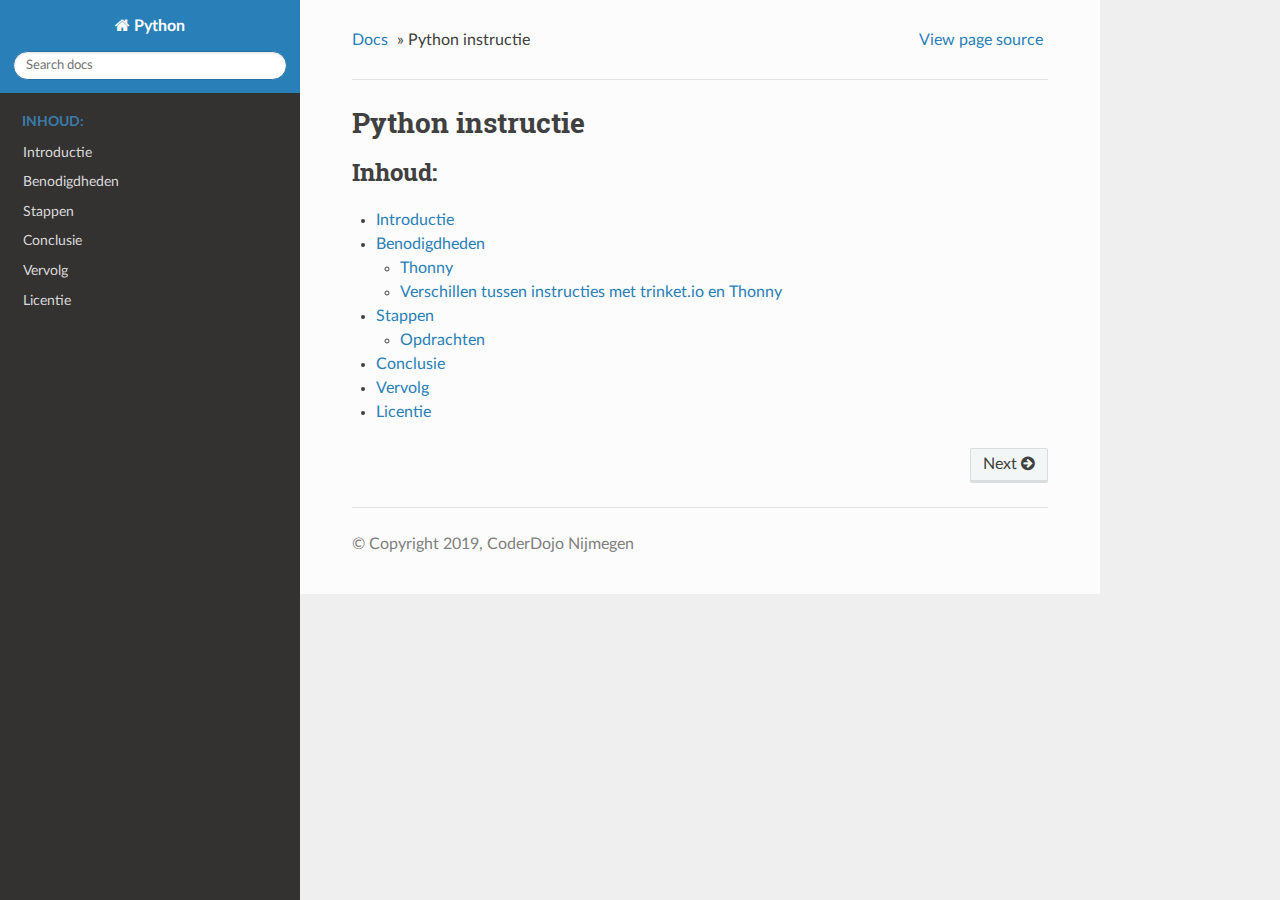
<file: index.html>
<!DOCTYPE html>
<!--[if IE 8]><html class="no-js lt-ie9" lang="nl" > <![endif]-->
<!--[if gt IE 8]><!--> <html class="no-js" lang="nl" > <!--<![endif]-->
<head>
  <meta charset="utf-8">
  
  <meta name="viewport" content="width=device-width, initial-scale=1.0">
  
  <title>Python instructie &mdash; Python  documentatie</title>
  

  
  
  
  

  
  <script type="text/javascript" src="_static/js/modernizr.min.js"></script>
  
    
      <script type="text/javascript" id="documentation_options" data-url_root="./" src="_static/documentation_options.js"></script>
        <script type="text/javascript" src="_static/jquery.js"></script>
        <script type="text/javascript" src="_static/underscore.js"></script>
        <script type="text/javascript" src="_static/doctools.js"></script>
        <script type="text/javascript" src="_static/language_data.js"></script>
        <script type="text/javascript" src="_static/translations.js"></script>
    
    <script type="text/javascript" src="_static/js/theme.js"></script>

    

  
  <link rel="stylesheet" href="_static/css/theme.css" type="text/css" />
  <link rel="stylesheet" href="_static/pygments.css" type="text/css" />
  <link rel="stylesheet" href="_static/coderdojo.css" type="text/css" />
    <link rel="index" title="Index" href="genindex.html" />
    <link rel="search" title="Zoeken" href="search.html" />
    <link rel="next" title="Introductie" href="introductie.html" /> 
</head>

<body class="wy-body-for-nav">

   
  <div class="wy-grid-for-nav">
    
    <nav data-toggle="wy-nav-shift" class="wy-nav-side">
      <div class="wy-side-scroll">
        <div class="wy-side-nav-search" >
          

          
            <a href="#" class="icon icon-home"> Python
          

          
          </a>

          
            
            
          

          
<div role="search">
  <form id="rtd-search-form" class="wy-form" action="search.html" method="get">
    <input type="text" name="q" placeholder="Search docs" />
    <input type="hidden" name="check_keywords" value="yes" />
    <input type="hidden" name="area" value="default" />
  </form>
</div>

          
        </div>

        <div class="wy-menu wy-menu-vertical" data-spy="affix" role="navigation" aria-label="main navigation">
          
            
            
              
            
            
              <p class="caption"><span class="caption-text">Inhoud:</span></p>
<ul>
<li class="toctree-l1"><a class="reference internal" href="introductie.html">Introductie</a></li>
<li class="toctree-l1"><a class="reference internal" href="benodigdheden.html">Benodigdheden</a></li>
<li class="toctree-l1"><a class="reference internal" href="stappen.html">Stappen</a></li>
<li class="toctree-l1"><a class="reference internal" href="conclusie.html">Conclusie</a></li>
<li class="toctree-l1"><a class="reference internal" href="vervolg.html">Vervolg</a></li>
<li class="toctree-l1"><a class="reference internal" href="licentie.html">Licentie</a></li>
</ul>

            
          
        </div>
      </div>
    </nav>

    <section data-toggle="wy-nav-shift" class="wy-nav-content-wrap">

      
      <nav class="wy-nav-top" aria-label="top navigation">
        
          <i data-toggle="wy-nav-top" class="fa fa-bars"></i>
          <a href="#">Python</a>
        
      </nav>


      <div class="wy-nav-content">
        
        <div class="rst-content">
        
          















<div role="navigation" aria-label="breadcrumbs navigation">

  <ul class="wy-breadcrumbs">
    
      <li><a href="#">Docs</a> &raquo;</li>
        
      <li>Python instructie</li>
    
    
      <li class="wy-breadcrumbs-aside">
        
            
            <a href="_sources/index.rst.txt" rel="nofollow"> View page source</a>
          
        
      </li>
    
  </ul>

  
  <hr/>
</div>
          <div role="main" class="document" itemscope="itemscope" itemtype="http://schema.org/Article">
           <div itemprop="articleBody">
            
  <div class="section" id="python-instructie">
<h1>Python instructie<a class="headerlink" href="#python-instructie" title="Permalink naar deze titel">¶</a></h1>
<div class="toctree-wrapper compound">
<p class="caption"><span class="caption-text">Inhoud:</span></p>
<ul>
<li class="toctree-l1"><a class="reference internal" href="introductie.html">Introductie</a></li>
<li class="toctree-l1"><a class="reference internal" href="benodigdheden.html">Benodigdheden</a><ul>
<li class="toctree-l2"><a class="reference internal" href="benodigdheden.html#thonny">Thonny</a></li>
<li class="toctree-l2"><a class="reference internal" href="benodigdheden.html#verschillen-tussen-instructies-met-trinket-io-en-thonny">Verschillen tussen instructies met trinket.io en Thonny</a></li>
</ul>
</li>
<li class="toctree-l1"><a class="reference internal" href="stappen.html">Stappen</a><ul>
<li class="toctree-l2"><a class="reference internal" href="stappen.html#opdrachten">Opdrachten</a></li>
</ul>
</li>
<li class="toctree-l1"><a class="reference internal" href="conclusie.html">Conclusie</a></li>
<li class="toctree-l1"><a class="reference internal" href="vervolg.html">Vervolg</a></li>
<li class="toctree-l1"><a class="reference internal" href="licentie.html">Licentie</a></li>
</ul>
</div>
</div>


           </div>
           
          </div>
          <footer>
  
    <div class="rst-footer-buttons" role="navigation" aria-label="footer navigation">
      
        <a href="introductie.html" class="btn btn-neutral float-right" title="Introductie" accesskey="n" rel="next">Next <span class="fa fa-arrow-circle-right"></span></a>
      
      
    </div>
  

  <hr/>

  <div role="contentinfo">
    <p>
        &copy; Copyright 2019, CoderDojo Nijmegen

    </p>
  </div> 

</footer>

        </div>
      </div>

    </section>

  </div>
  


  <script type="text/javascript">
      jQuery(function () {
          SphinxRtdTheme.Navigation.enable(true);
      });
  </script>

  
  
    
  
 <script type="text/javascript">
    // https://stackoverflow.com/a/25543713/134731 for toggle example
    $(document).ready(function() {
        $(".toggle > *").hide();
        $(".toggle .header").show();
        $(".toggle .header").click(function() {
            $(this).parent().children().not(".header").toggle(400);
            $(this).parent().children(".header").toggleClass("open");
        })
    });
</script>

<script src="_static/scratchblocks-v3.4-min.js"></script>
<script src="_static/translations-all-v3.4.js" charset="utf8"></script>

<script>
  function parseBlocks(codeBlock) {
    var doc
    var docView
    var svg
    // Parse the source code
    doc = scratchblocks.parse(codeBlock.innerHTML, {languages: ['en','nl']})

    // // Create a DocView with your chosen style
    docView = scratchblocks.newView(doc, {
      style: 'scratch3', // Or 'scratch2'
    })

    // Render to an SVG
    svg = docView.render()

    // Scratch 3 is zoomed out by default, so you probably want to do the same
    svg.style.transform = 'scale(0.675)';

    // Add that SVG to your page, etc
    svg.style.transformOrigin = '0 0';
    return svg
  }
  var codeblocks = document.getElementsByClassName("scratch")
  var parsedBlock
  for (i = 0; i < codeblocks.length; i++) {
    parsedBlock = parseBlocks(codeblocks[i])
    codeblocks[i].innerHTML = ""
    codeblocks[i].appendChild(parsedBlock)
  }

</script>


</body>
</html>
</file>
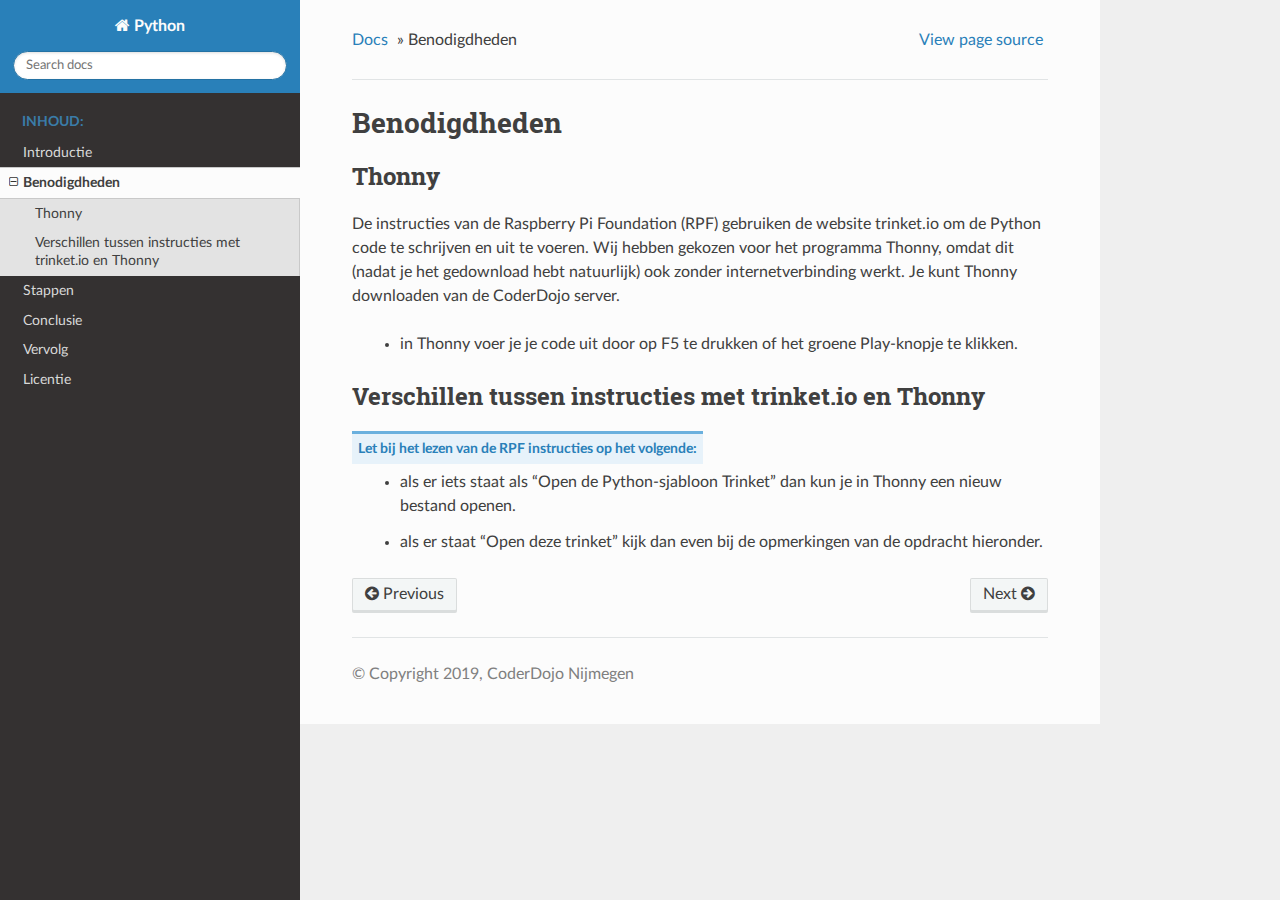
<file: benodigdheden.html>
<!DOCTYPE html>
<!--[if IE 8]><html class="no-js lt-ie9" lang="nl" > <![endif]-->
<!--[if gt IE 8]><!--> <html class="no-js" lang="nl" > <!--<![endif]-->
<head>
  <meta charset="utf-8">
  
  <meta name="viewport" content="width=device-width, initial-scale=1.0">
  
  <title>Benodigdheden &mdash; Python  documentatie</title>
  

  
  
  
  

  
  <script type="text/javascript" src="_static/js/modernizr.min.js"></script>
  
    
      <script type="text/javascript" id="documentation_options" data-url_root="./" src="_static/documentation_options.js"></script>
        <script type="text/javascript" src="_static/jquery.js"></script>
        <script type="text/javascript" src="_static/underscore.js"></script>
        <script type="text/javascript" src="_static/doctools.js"></script>
        <script type="text/javascript" src="_static/language_data.js"></script>
        <script type="text/javascript" src="_static/translations.js"></script>
    
    <script type="text/javascript" src="_static/js/theme.js"></script>

    

  
  <link rel="stylesheet" href="_static/css/theme.css" type="text/css" />
  <link rel="stylesheet" href="_static/pygments.css" type="text/css" />
  <link rel="stylesheet" href="_static/coderdojo.css" type="text/css" />
    <link rel="index" title="Index" href="genindex.html" />
    <link rel="search" title="Zoeken" href="search.html" />
    <link rel="next" title="Stappen" href="stappen.html" />
    <link rel="prev" title="Introductie" href="introductie.html" /> 
</head>

<body class="wy-body-for-nav">

   
  <div class="wy-grid-for-nav">
    
    <nav data-toggle="wy-nav-shift" class="wy-nav-side">
      <div class="wy-side-scroll">
        <div class="wy-side-nav-search" >
          

          
            <a href="index.html" class="icon icon-home"> Python
          

          
          </a>

          
            
            
          

          
<div role="search">
  <form id="rtd-search-form" class="wy-form" action="search.html" method="get">
    <input type="text" name="q" placeholder="Search docs" />
    <input type="hidden" name="check_keywords" value="yes" />
    <input type="hidden" name="area" value="default" />
  </form>
</div>

          
        </div>

        <div class="wy-menu wy-menu-vertical" data-spy="affix" role="navigation" aria-label="main navigation">
          
            
            
              
            
            
              <p class="caption"><span class="caption-text">Inhoud:</span></p>
<ul class="current">
<li class="toctree-l1"><a class="reference internal" href="introductie.html">Introductie</a></li>
<li class="toctree-l1 current"><a class="current reference internal" href="#">Benodigdheden</a><ul>
<li class="toctree-l2"><a class="reference internal" href="#thonny">Thonny</a></li>
<li class="toctree-l2"><a class="reference internal" href="#verschillen-tussen-instructies-met-trinket-io-en-thonny">Verschillen tussen instructies met trinket.io en Thonny</a></li>
</ul>
</li>
<li class="toctree-l1"><a class="reference internal" href="stappen.html">Stappen</a></li>
<li class="toctree-l1"><a class="reference internal" href="conclusie.html">Conclusie</a></li>
<li class="toctree-l1"><a class="reference internal" href="vervolg.html">Vervolg</a></li>
<li class="toctree-l1"><a class="reference internal" href="licentie.html">Licentie</a></li>
</ul>

            
          
        </div>
      </div>
    </nav>

    <section data-toggle="wy-nav-shift" class="wy-nav-content-wrap">

      
      <nav class="wy-nav-top" aria-label="top navigation">
        
          <i data-toggle="wy-nav-top" class="fa fa-bars"></i>
          <a href="index.html">Python</a>
        
      </nav>


      <div class="wy-nav-content">
        
        <div class="rst-content">
        
          















<div role="navigation" aria-label="breadcrumbs navigation">

  <ul class="wy-breadcrumbs">
    
      <li><a href="index.html">Docs</a> &raquo;</li>
        
      <li>Benodigdheden</li>
    
    
      <li class="wy-breadcrumbs-aside">
        
            
            <a href="_sources/benodigdheden.rst.txt" rel="nofollow"> View page source</a>
          
        
      </li>
    
  </ul>

  
  <hr/>
</div>
          <div role="main" class="document" itemscope="itemscope" itemtype="http://schema.org/Article">
           <div itemprop="articleBody">
            
  <div class="section" id="benodigdheden">
<h1>Benodigdheden<a class="headerlink" href="#benodigdheden" title="Permalink naar deze titel">¶</a></h1>
<div class="section" id="thonny">
<h2>Thonny<a class="headerlink" href="#thonny" title="Permalink naar deze titel">¶</a></h2>
<p>De instructies van de Raspberry Pi Foundation (RPF) gebruiken de website trinket.io om de Python code te schrijven en
uit te voeren. Wij hebben gekozen voor het programma Thonny, omdat dit (nadat je het gedownload hebt natuurlijk) ook
zonder internetverbinding werkt. Je kunt Thonny downloaden van de CoderDojo server.</p>
<blockquote>
<div><ul class="simple">
<li><p>in Thonny voer je je code uit door op F5 te drukken of het groene Play-knopje te klikken.</p></li>
</ul>
</div></blockquote>
</div>
<div class="section" id="verschillen-tussen-instructies-met-trinket-io-en-thonny">
<h2>Verschillen tussen instructies met trinket.io en Thonny<a class="headerlink" href="#verschillen-tussen-instructies-met-trinket-io-en-thonny" title="Permalink naar deze titel">¶</a></h2>
<dl class="simple">
<dt>Let bij het lezen van de RPF instructies op het volgende:</dt><dd><ul class="simple">
<li><p>als er iets staat als “Open de Python-sjabloon Trinket” dan kun je in Thonny een nieuw bestand openen.</p></li>
<li><p>als er staat “Open deze trinket” kijk dan even bij de opmerkingen van de opdracht hieronder.</p></li>
</ul>
</dd>
</dl>
</div>
</div>


           </div>
           
          </div>
          <footer>
  
    <div class="rst-footer-buttons" role="navigation" aria-label="footer navigation">
      
        <a href="stappen.html" class="btn btn-neutral float-right" title="Stappen" accesskey="n" rel="next">Next <span class="fa fa-arrow-circle-right"></span></a>
      
      
        <a href="introductie.html" class="btn btn-neutral float-left" title="Introductie" accesskey="p" rel="prev"><span class="fa fa-arrow-circle-left"></span> Previous</a>
      
    </div>
  

  <hr/>

  <div role="contentinfo">
    <p>
        &copy; Copyright 2019, CoderDojo Nijmegen

    </p>
  </div> 

</footer>

        </div>
      </div>

    </section>

  </div>
  


  <script type="text/javascript">
      jQuery(function () {
          SphinxRtdTheme.Navigation.enable(true);
      });
  </script>

  
  
    
  
 <script type="text/javascript">
    // https://stackoverflow.com/a/25543713/134731 for toggle example
    $(document).ready(function() {
        $(".toggle > *").hide();
        $(".toggle .header").show();
        $(".toggle .header").click(function() {
            $(this).parent().children().not(".header").toggle(400);
            $(this).parent().children(".header").toggleClass("open");
        })
    });
</script>

<script src="_static/scratchblocks-v3.4-min.js"></script>
<script src="_static/translations-all-v3.4.js" charset="utf8"></script>

<script>
  function parseBlocks(codeBlock) {
    var doc
    var docView
    var svg
    // Parse the source code
    doc = scratchblocks.parse(codeBlock.innerHTML, {languages: ['en','nl']})

    // // Create a DocView with your chosen style
    docView = scratchblocks.newView(doc, {
      style: 'scratch3', // Or 'scratch2'
    })

    // Render to an SVG
    svg = docView.render()

    // Scratch 3 is zoomed out by default, so you probably want to do the same
    svg.style.transform = 'scale(0.675)';

    // Add that SVG to your page, etc
    svg.style.transformOrigin = '0 0';
    return svg
  }
  var codeblocks = document.getElementsByClassName("scratch")
  var parsedBlock
  for (i = 0; i < codeblocks.length; i++) {
    parsedBlock = parseBlocks(codeblocks[i])
    codeblocks[i].innerHTML = ""
    codeblocks[i].appendChild(parsedBlock)
  }

</script>


</body>
</html>
</file>
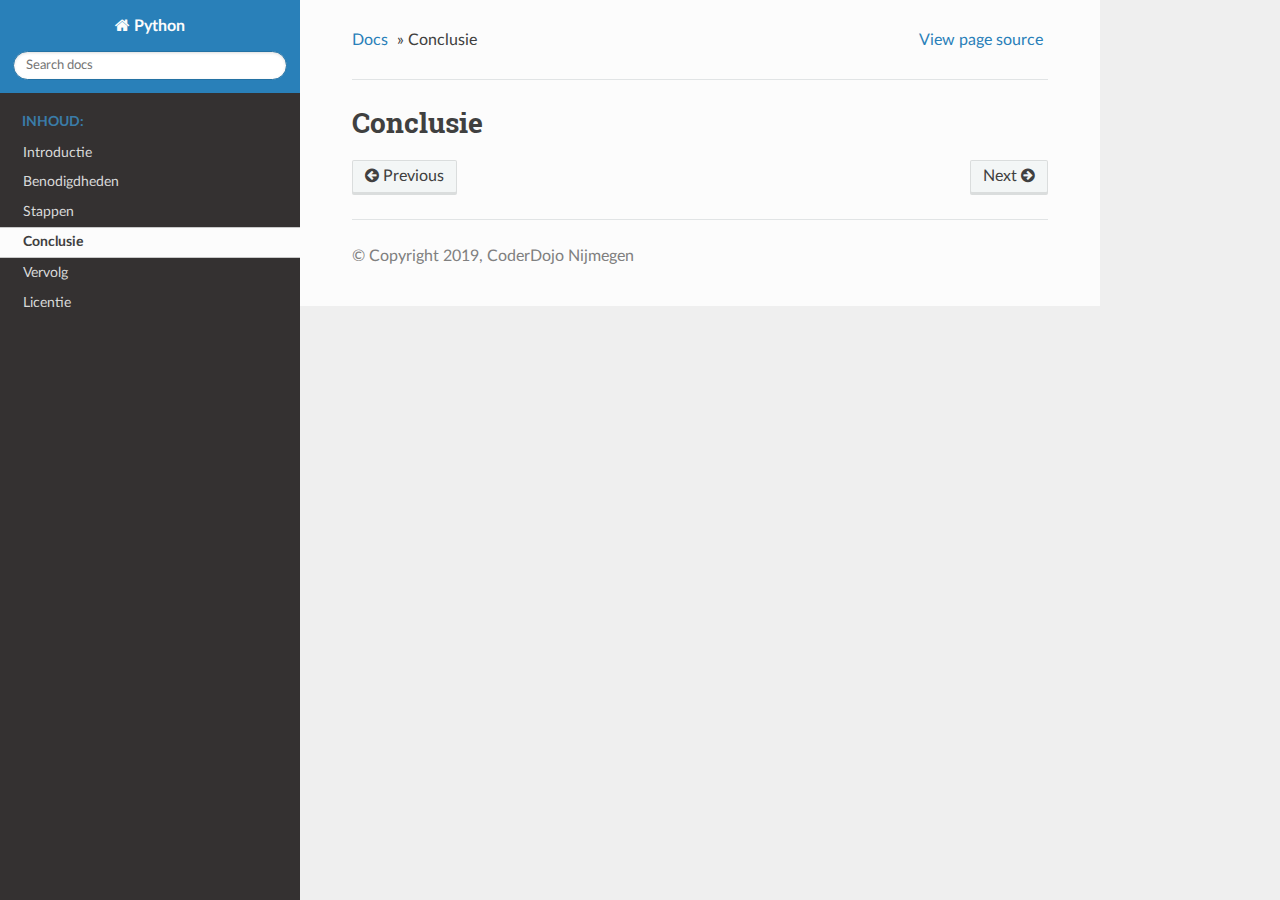
<file: conclusie.html>
<!DOCTYPE html>
<!--[if IE 8]><html class="no-js lt-ie9" lang="nl" > <![endif]-->
<!--[if gt IE 8]><!--> <html class="no-js" lang="nl" > <!--<![endif]-->
<head>
  <meta charset="utf-8">
  
  <meta name="viewport" content="width=device-width, initial-scale=1.0">
  
  <title>Conclusie &mdash; Python  documentatie</title>
  

  
  
  
  

  
  <script type="text/javascript" src="_static/js/modernizr.min.js"></script>
  
    
      <script type="text/javascript" id="documentation_options" data-url_root="./" src="_static/documentation_options.js"></script>
        <script type="text/javascript" src="_static/jquery.js"></script>
        <script type="text/javascript" src="_static/underscore.js"></script>
        <script type="text/javascript" src="_static/doctools.js"></script>
        <script type="text/javascript" src="_static/language_data.js"></script>
        <script type="text/javascript" src="_static/translations.js"></script>
    
    <script type="text/javascript" src="_static/js/theme.js"></script>

    

  
  <link rel="stylesheet" href="_static/css/theme.css" type="text/css" />
  <link rel="stylesheet" href="_static/pygments.css" type="text/css" />
  <link rel="stylesheet" href="_static/coderdojo.css" type="text/css" />
    <link rel="index" title="Index" href="genindex.html" />
    <link rel="search" title="Zoeken" href="search.html" />
    <link rel="next" title="Vervolg" href="vervolg.html" />
    <link rel="prev" title="Stappen" href="stappen.html" /> 
</head>

<body class="wy-body-for-nav">

   
  <div class="wy-grid-for-nav">
    
    <nav data-toggle="wy-nav-shift" class="wy-nav-side">
      <div class="wy-side-scroll">
        <div class="wy-side-nav-search" >
          

          
            <a href="index.html" class="icon icon-home"> Python
          

          
          </a>

          
            
            
          

          
<div role="search">
  <form id="rtd-search-form" class="wy-form" action="search.html" method="get">
    <input type="text" name="q" placeholder="Search docs" />
    <input type="hidden" name="check_keywords" value="yes" />
    <input type="hidden" name="area" value="default" />
  </form>
</div>

          
        </div>

        <div class="wy-menu wy-menu-vertical" data-spy="affix" role="navigation" aria-label="main navigation">
          
            
            
              
            
            
              <p class="caption"><span class="caption-text">Inhoud:</span></p>
<ul class="current">
<li class="toctree-l1"><a class="reference internal" href="introductie.html">Introductie</a></li>
<li class="toctree-l1"><a class="reference internal" href="benodigdheden.html">Benodigdheden</a></li>
<li class="toctree-l1"><a class="reference internal" href="stappen.html">Stappen</a></li>
<li class="toctree-l1 current"><a class="current reference internal" href="#">Conclusie</a></li>
<li class="toctree-l1"><a class="reference internal" href="vervolg.html">Vervolg</a></li>
<li class="toctree-l1"><a class="reference internal" href="licentie.html">Licentie</a></li>
</ul>

            
          
        </div>
      </div>
    </nav>

    <section data-toggle="wy-nav-shift" class="wy-nav-content-wrap">

      
      <nav class="wy-nav-top" aria-label="top navigation">
        
          <i data-toggle="wy-nav-top" class="fa fa-bars"></i>
          <a href="index.html">Python</a>
        
      </nav>


      <div class="wy-nav-content">
        
        <div class="rst-content">
        
          















<div role="navigation" aria-label="breadcrumbs navigation">

  <ul class="wy-breadcrumbs">
    
      <li><a href="index.html">Docs</a> &raquo;</li>
        
      <li>Conclusie</li>
    
    
      <li class="wy-breadcrumbs-aside">
        
            
            <a href="_sources/conclusie.rst.txt" rel="nofollow"> View page source</a>
          
        
      </li>
    
  </ul>

  
  <hr/>
</div>
          <div role="main" class="document" itemscope="itemscope" itemtype="http://schema.org/Article">
           <div itemprop="articleBody">
            
  <div class="section" id="conclusie">
<h1>Conclusie<a class="headerlink" href="#conclusie" title="Permalink naar deze titel">¶</a></h1>
</div>


           </div>
           
          </div>
          <footer>
  
    <div class="rst-footer-buttons" role="navigation" aria-label="footer navigation">
      
        <a href="vervolg.html" class="btn btn-neutral float-right" title="Vervolg" accesskey="n" rel="next">Next <span class="fa fa-arrow-circle-right"></span></a>
      
      
        <a href="stappen.html" class="btn btn-neutral float-left" title="Stappen" accesskey="p" rel="prev"><span class="fa fa-arrow-circle-left"></span> Previous</a>
      
    </div>
  

  <hr/>

  <div role="contentinfo">
    <p>
        &copy; Copyright 2019, CoderDojo Nijmegen

    </p>
  </div> 

</footer>

        </div>
      </div>

    </section>

  </div>
  


  <script type="text/javascript">
      jQuery(function () {
          SphinxRtdTheme.Navigation.enable(true);
      });
  </script>

  
  
    
  
 <script type="text/javascript">
    // https://stackoverflow.com/a/25543713/134731 for toggle example
    $(document).ready(function() {
        $(".toggle > *").hide();
        $(".toggle .header").show();
        $(".toggle .header").click(function() {
            $(this).parent().children().not(".header").toggle(400);
            $(this).parent().children(".header").toggleClass("open");
        })
    });
</script>

<script src="_static/scratchblocks-v3.4-min.js"></script>
<script src="_static/translations-all-v3.4.js" charset="utf8"></script>

<script>
  function parseBlocks(codeBlock) {
    var doc
    var docView
    var svg
    // Parse the source code
    doc = scratchblocks.parse(codeBlock.innerHTML, {languages: ['en','nl']})

    // // Create a DocView with your chosen style
    docView = scratchblocks.newView(doc, {
      style: 'scratch3', // Or 'scratch2'
    })

    // Render to an SVG
    svg = docView.render()

    // Scratch 3 is zoomed out by default, so you probably want to do the same
    svg.style.transform = 'scale(0.675)';

    // Add that SVG to your page, etc
    svg.style.transformOrigin = '0 0';
    return svg
  }
  var codeblocks = document.getElementsByClassName("scratch")
  var parsedBlock
  for (i = 0; i < codeblocks.length; i++) {
    parsedBlock = parseBlocks(codeblocks[i])
    codeblocks[i].innerHTML = ""
    codeblocks[i].appendChild(parsedBlock)
  }

</script>


</body>
</html>
</file>
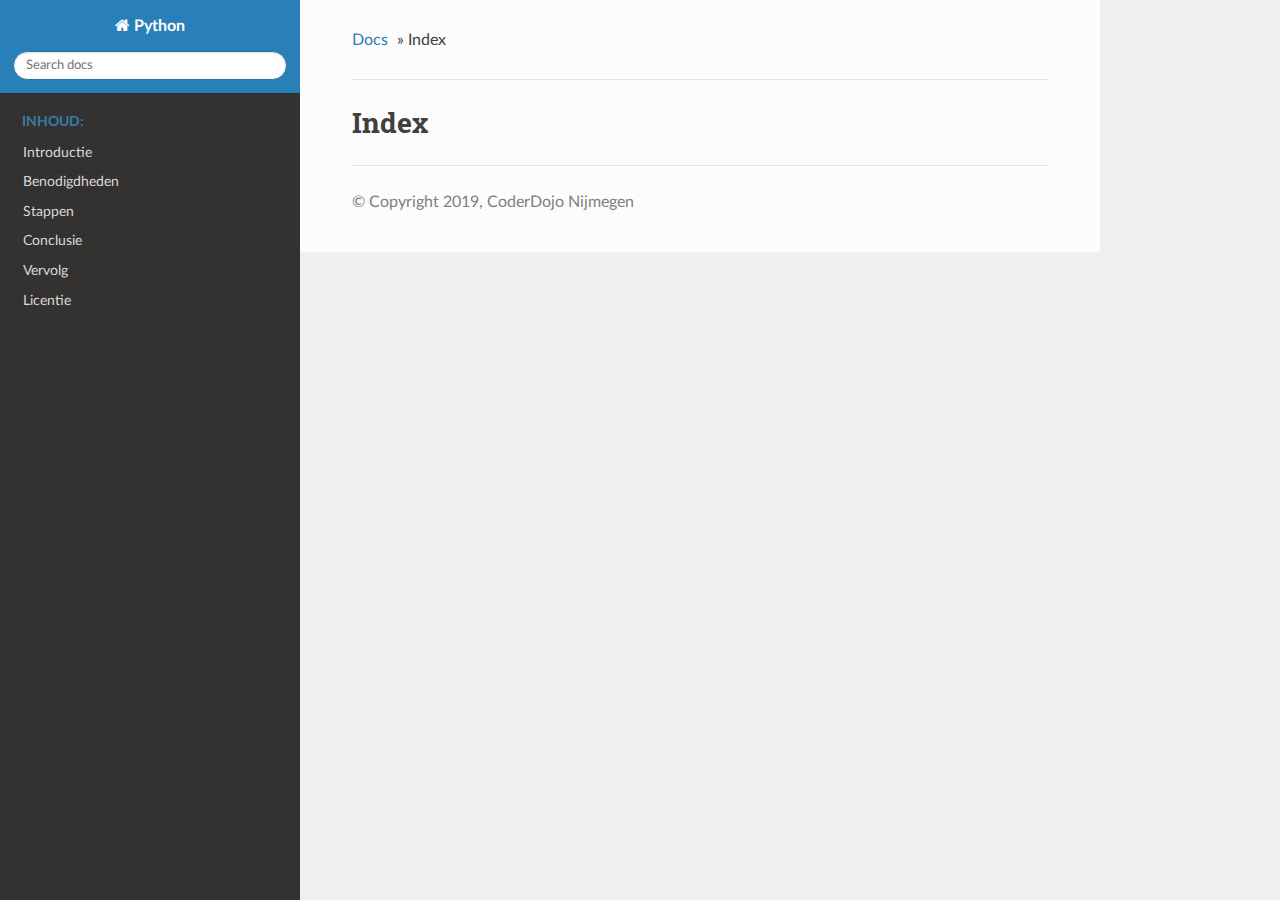
<file: genindex.html>
<!DOCTYPE html>
<!--[if IE 8]><html class="no-js lt-ie9" lang="nl" > <![endif]-->
<!--[if gt IE 8]><!--> <html class="no-js" lang="nl" > <!--<![endif]-->
<head>
  <meta charset="utf-8">
  
  <meta name="viewport" content="width=device-width, initial-scale=1.0">
  
  <title>Index &mdash; Python  documentatie</title>
  

  
  
  
  

  
  <script type="text/javascript" src="_static/js/modernizr.min.js"></script>
  
    
      <script type="text/javascript" id="documentation_options" data-url_root="./" src="_static/documentation_options.js"></script>
        <script type="text/javascript" src="_static/jquery.js"></script>
        <script type="text/javascript" src="_static/underscore.js"></script>
        <script type="text/javascript" src="_static/doctools.js"></script>
        <script type="text/javascript" src="_static/language_data.js"></script>
        <script type="text/javascript" src="_static/translations.js"></script>
    
    <script type="text/javascript" src="_static/js/theme.js"></script>

    

  
  <link rel="stylesheet" href="_static/css/theme.css" type="text/css" />
  <link rel="stylesheet" href="_static/pygments.css" type="text/css" />
  <link rel="stylesheet" href="_static/coderdojo.css" type="text/css" />
    <link rel="index" title="Index" href="#" />
    <link rel="search" title="Zoeken" href="search.html" /> 
</head>

<body class="wy-body-for-nav">

   
  <div class="wy-grid-for-nav">
    
    <nav data-toggle="wy-nav-shift" class="wy-nav-side">
      <div class="wy-side-scroll">
        <div class="wy-side-nav-search" >
          

          
            <a href="index.html" class="icon icon-home"> Python
          

          
          </a>

          
            
            
          

          
<div role="search">
  <form id="rtd-search-form" class="wy-form" action="search.html" method="get">
    <input type="text" name="q" placeholder="Search docs" />
    <input type="hidden" name="check_keywords" value="yes" />
    <input type="hidden" name="area" value="default" />
  </form>
</div>

          
        </div>

        <div class="wy-menu wy-menu-vertical" data-spy="affix" role="navigation" aria-label="main navigation">
          
            
            
              
            
            
              <p class="caption"><span class="caption-text">Inhoud:</span></p>
<ul>
<li class="toctree-l1"><a class="reference internal" href="introductie.html">Introductie</a></li>
<li class="toctree-l1"><a class="reference internal" href="benodigdheden.html">Benodigdheden</a></li>
<li class="toctree-l1"><a class="reference internal" href="stappen.html">Stappen</a></li>
<li class="toctree-l1"><a class="reference internal" href="conclusie.html">Conclusie</a></li>
<li class="toctree-l1"><a class="reference internal" href="vervolg.html">Vervolg</a></li>
<li class="toctree-l1"><a class="reference internal" href="licentie.html">Licentie</a></li>
</ul>

            
          
        </div>
      </div>
    </nav>

    <section data-toggle="wy-nav-shift" class="wy-nav-content-wrap">

      
      <nav class="wy-nav-top" aria-label="top navigation">
        
          <i data-toggle="wy-nav-top" class="fa fa-bars"></i>
          <a href="index.html">Python</a>
        
      </nav>


      <div class="wy-nav-content">
        
        <div class="rst-content">
        
          















<div role="navigation" aria-label="breadcrumbs navigation">

  <ul class="wy-breadcrumbs">
    
      <li><a href="index.html">Docs</a> &raquo;</li>
        
      <li>Index</li>
    
    
      <li class="wy-breadcrumbs-aside">
        
            
        
      </li>
    
  </ul>

  
  <hr/>
</div>
          <div role="main" class="document" itemscope="itemscope" itemtype="http://schema.org/Article">
           <div itemprop="articleBody">
            

<h1 id="index">Index</h1>

<div class="genindex-jumpbox">
 
</div>


           </div>
           
          </div>
          <footer>
  

  <hr/>

  <div role="contentinfo">
    <p>
        &copy; Copyright 2019, CoderDojo Nijmegen

    </p>
  </div> 

</footer>

        </div>
      </div>

    </section>

  </div>
  


  <script type="text/javascript">
      jQuery(function () {
          SphinxRtdTheme.Navigation.enable(true);
      });
  </script>

  
  
    
   

</body>
</html>
</file>
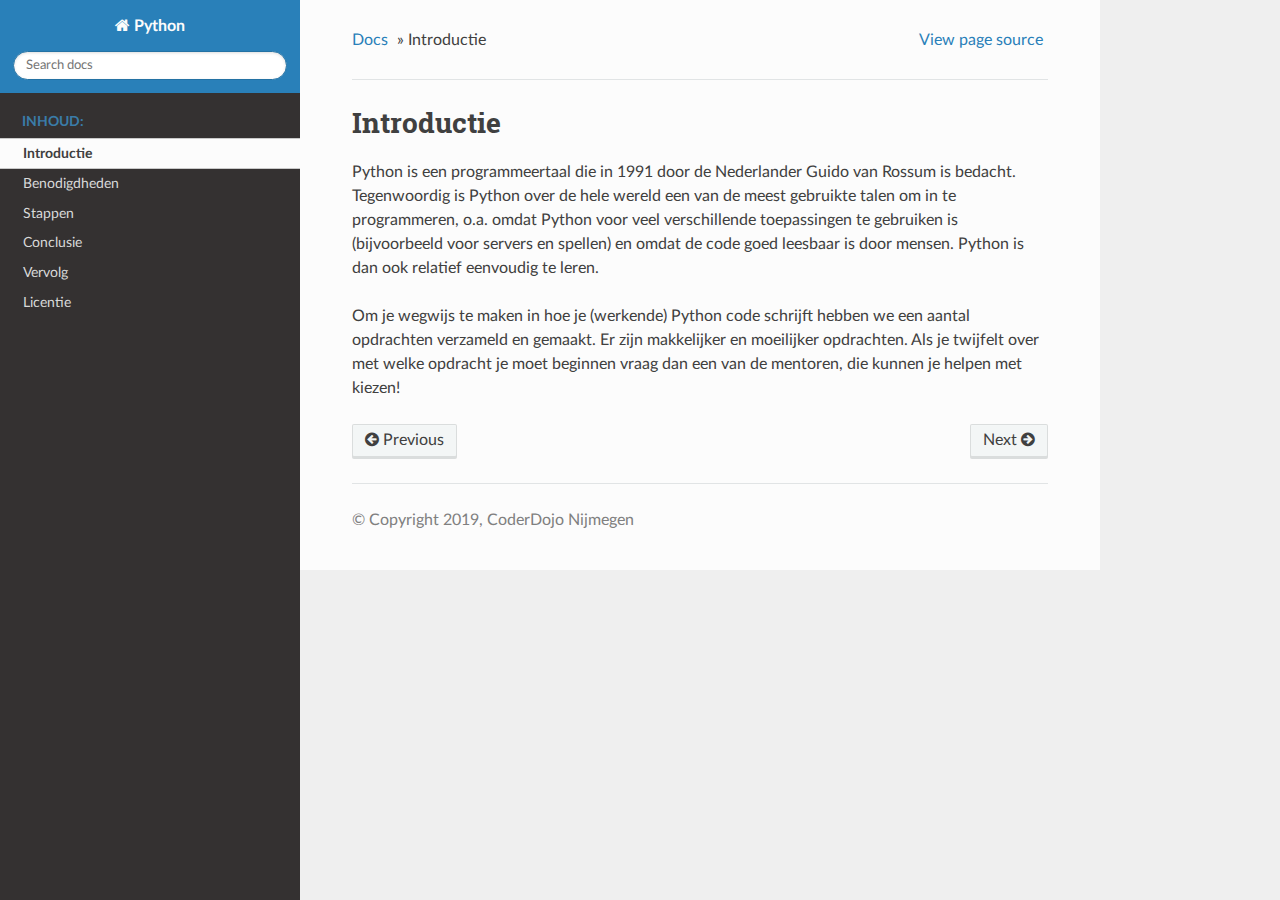
<file: introductie.html>
<!DOCTYPE html>
<!--[if IE 8]><html class="no-js lt-ie9" lang="nl" > <![endif]-->
<!--[if gt IE 8]><!--> <html class="no-js" lang="nl" > <!--<![endif]-->
<head>
  <meta charset="utf-8">
  
  <meta name="viewport" content="width=device-width, initial-scale=1.0">
  
  <title>Introductie &mdash; Python  documentatie</title>
  

  
  
  
  

  
  <script type="text/javascript" src="_static/js/modernizr.min.js"></script>
  
    
      <script type="text/javascript" id="documentation_options" data-url_root="./" src="_static/documentation_options.js"></script>
        <script type="text/javascript" src="_static/jquery.js"></script>
        <script type="text/javascript" src="_static/underscore.js"></script>
        <script type="text/javascript" src="_static/doctools.js"></script>
        <script type="text/javascript" src="_static/language_data.js"></script>
        <script type="text/javascript" src="_static/translations.js"></script>
    
    <script type="text/javascript" src="_static/js/theme.js"></script>

    

  
  <link rel="stylesheet" href="_static/css/theme.css" type="text/css" />
  <link rel="stylesheet" href="_static/pygments.css" type="text/css" />
  <link rel="stylesheet" href="_static/coderdojo.css" type="text/css" />
    <link rel="index" title="Index" href="genindex.html" />
    <link rel="search" title="Zoeken" href="search.html" />
    <link rel="next" title="Benodigdheden" href="benodigdheden.html" />
    <link rel="prev" title="Python instructie" href="index.html" /> 
</head>

<body class="wy-body-for-nav">

   
  <div class="wy-grid-for-nav">
    
    <nav data-toggle="wy-nav-shift" class="wy-nav-side">
      <div class="wy-side-scroll">
        <div class="wy-side-nav-search" >
          

          
            <a href="index.html" class="icon icon-home"> Python
          

          
          </a>

          
            
            
          

          
<div role="search">
  <form id="rtd-search-form" class="wy-form" action="search.html" method="get">
    <input type="text" name="q" placeholder="Search docs" />
    <input type="hidden" name="check_keywords" value="yes" />
    <input type="hidden" name="area" value="default" />
  </form>
</div>

          
        </div>

        <div class="wy-menu wy-menu-vertical" data-spy="affix" role="navigation" aria-label="main navigation">
          
            
            
              
            
            
              <p class="caption"><span class="caption-text">Inhoud:</span></p>
<ul class="current">
<li class="toctree-l1 current"><a class="current reference internal" href="#">Introductie</a></li>
<li class="toctree-l1"><a class="reference internal" href="benodigdheden.html">Benodigdheden</a></li>
<li class="toctree-l1"><a class="reference internal" href="stappen.html">Stappen</a></li>
<li class="toctree-l1"><a class="reference internal" href="conclusie.html">Conclusie</a></li>
<li class="toctree-l1"><a class="reference internal" href="vervolg.html">Vervolg</a></li>
<li class="toctree-l1"><a class="reference internal" href="licentie.html">Licentie</a></li>
</ul>

            
          
        </div>
      </div>
    </nav>

    <section data-toggle="wy-nav-shift" class="wy-nav-content-wrap">

      
      <nav class="wy-nav-top" aria-label="top navigation">
        
          <i data-toggle="wy-nav-top" class="fa fa-bars"></i>
          <a href="index.html">Python</a>
        
      </nav>


      <div class="wy-nav-content">
        
        <div class="rst-content">
        
          















<div role="navigation" aria-label="breadcrumbs navigation">

  <ul class="wy-breadcrumbs">
    
      <li><a href="index.html">Docs</a> &raquo;</li>
        
      <li>Introductie</li>
    
    
      <li class="wy-breadcrumbs-aside">
        
            
            <a href="_sources/introductie.rst.txt" rel="nofollow"> View page source</a>
          
        
      </li>
    
  </ul>

  
  <hr/>
</div>
          <div role="main" class="document" itemscope="itemscope" itemtype="http://schema.org/Article">
           <div itemprop="articleBody">
            
  <div class="section" id="introductie">
<h1>Introductie<a class="headerlink" href="#introductie" title="Permalink naar deze titel">¶</a></h1>
<p>Python is een programmeertaal die in 1991 door de Nederlander Guido van Rossum is bedacht. Tegenwoordig is Python over
de hele wereld een van de meest gebruikte talen om in te programmeren, o.a. omdat Python voor veel verschillende
toepassingen te gebruiken is (bijvoorbeeld voor servers en spellen) en omdat de code goed leesbaar is door mensen.
Python is dan ook relatief eenvoudig te leren.</p>
<p>Om je wegwijs te maken in hoe je (werkende) Python code schrijft hebben we een aantal opdrachten verzameld en gemaakt.
Er zijn makkelijker en moeilijker opdrachten. Als je twijfelt over met welke opdracht je moet beginnen vraag dan een
van de mentoren, die kunnen je helpen met kiezen!</p>
</div>


           </div>
           
          </div>
          <footer>
  
    <div class="rst-footer-buttons" role="navigation" aria-label="footer navigation">
      
        <a href="benodigdheden.html" class="btn btn-neutral float-right" title="Benodigdheden" accesskey="n" rel="next">Next <span class="fa fa-arrow-circle-right"></span></a>
      
      
        <a href="index.html" class="btn btn-neutral float-left" title="Python instructie" accesskey="p" rel="prev"><span class="fa fa-arrow-circle-left"></span> Previous</a>
      
    </div>
  

  <hr/>

  <div role="contentinfo">
    <p>
        &copy; Copyright 2019, CoderDojo Nijmegen

    </p>
  </div> 

</footer>

        </div>
      </div>

    </section>

  </div>
  


  <script type="text/javascript">
      jQuery(function () {
          SphinxRtdTheme.Navigation.enable(true);
      });
  </script>

  
  
    
  
 <script type="text/javascript">
    // https://stackoverflow.com/a/25543713/134731 for toggle example
    $(document).ready(function() {
        $(".toggle > *").hide();
        $(".toggle .header").show();
        $(".toggle .header").click(function() {
            $(this).parent().children().not(".header").toggle(400);
            $(this).parent().children(".header").toggleClass("open");
        })
    });
</script>

<script src="_static/scratchblocks-v3.4-min.js"></script>
<script src="_static/translations-all-v3.4.js" charset="utf8"></script>

<script>
  function parseBlocks(codeBlock) {
    var doc
    var docView
    var svg
    // Parse the source code
    doc = scratchblocks.parse(codeBlock.innerHTML, {languages: ['en','nl']})

    // // Create a DocView with your chosen style
    docView = scratchblocks.newView(doc, {
      style: 'scratch3', // Or 'scratch2'
    })

    // Render to an SVG
    svg = docView.render()

    // Scratch 3 is zoomed out by default, so you probably want to do the same
    svg.style.transform = 'scale(0.675)';

    // Add that SVG to your page, etc
    svg.style.transformOrigin = '0 0';
    return svg
  }
  var codeblocks = document.getElementsByClassName("scratch")
  var parsedBlock
  for (i = 0; i < codeblocks.length; i++) {
    parsedBlock = parseBlocks(codeblocks[i])
    codeblocks[i].innerHTML = ""
    codeblocks[i].appendChild(parsedBlock)
  }

</script>


</body>
</html>
</file>
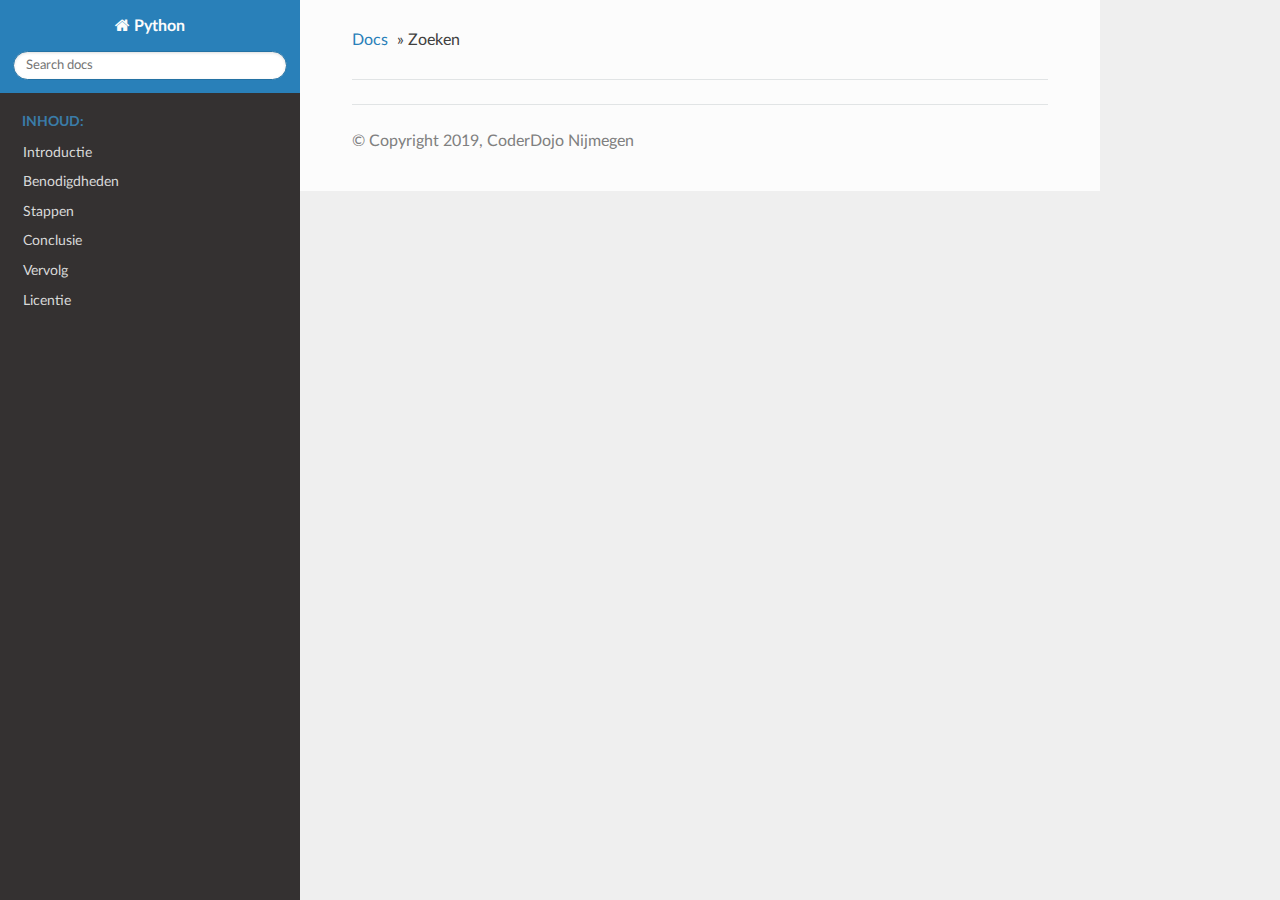
<file: search.html>
<!DOCTYPE html>
<!--[if IE 8]><html class="no-js lt-ie9" lang="nl" > <![endif]-->
<!--[if gt IE 8]><!--> <html class="no-js" lang="nl" > <!--<![endif]-->
<head>
  <meta charset="utf-8">
  
  <meta name="viewport" content="width=device-width, initial-scale=1.0">
  
  <title>Zoeken &mdash; Python  documentatie</title>
  

  
  
  
  

  
  <script type="text/javascript" src="_static/js/modernizr.min.js"></script>
  
    
      <script type="text/javascript" id="documentation_options" data-url_root="./" src="_static/documentation_options.js"></script>
        <script type="text/javascript" src="_static/jquery.js"></script>
        <script type="text/javascript" src="_static/underscore.js"></script>
        <script type="text/javascript" src="_static/doctools.js"></script>
        <script type="text/javascript" src="_static/language_data.js"></script>
        <script type="text/javascript" src="_static/translations.js"></script>
        <script type="text/javascript" src="_static/searchtools.js"></script>
    
    <script type="text/javascript" src="_static/js/theme.js"></script>

    

  
  <link rel="stylesheet" href="_static/css/theme.css" type="text/css" />
  <link rel="stylesheet" href="_static/pygments.css" type="text/css" />
  <link rel="stylesheet" href="_static/coderdojo.css" type="text/css" />
    <link rel="index" title="Index" href="genindex.html" />
    <link rel="search" title="Zoeken" href="#" /> 
</head>

<body class="wy-body-for-nav">

   
  <div class="wy-grid-for-nav">
    
    <nav data-toggle="wy-nav-shift" class="wy-nav-side">
      <div class="wy-side-scroll">
        <div class="wy-side-nav-search" >
          

          
            <a href="index.html" class="icon icon-home"> Python
          

          
          </a>

          
            
            
          

          
<div role="search">
  <form id="rtd-search-form" class="wy-form" action="#" method="get">
    <input type="text" name="q" placeholder="Search docs" />
    <input type="hidden" name="check_keywords" value="yes" />
    <input type="hidden" name="area" value="default" />
  </form>
</div>

          
        </div>

        <div class="wy-menu wy-menu-vertical" data-spy="affix" role="navigation" aria-label="main navigation">
          
            
            
              
            
            
              <p class="caption"><span class="caption-text">Inhoud:</span></p>
<ul>
<li class="toctree-l1"><a class="reference internal" href="introductie.html">Introductie</a></li>
<li class="toctree-l1"><a class="reference internal" href="benodigdheden.html">Benodigdheden</a></li>
<li class="toctree-l1"><a class="reference internal" href="stappen.html">Stappen</a></li>
<li class="toctree-l1"><a class="reference internal" href="conclusie.html">Conclusie</a></li>
<li class="toctree-l1"><a class="reference internal" href="vervolg.html">Vervolg</a></li>
<li class="toctree-l1"><a class="reference internal" href="licentie.html">Licentie</a></li>
</ul>

            
          
        </div>
      </div>
    </nav>

    <section data-toggle="wy-nav-shift" class="wy-nav-content-wrap">

      
      <nav class="wy-nav-top" aria-label="top navigation">
        
          <i data-toggle="wy-nav-top" class="fa fa-bars"></i>
          <a href="index.html">Python</a>
        
      </nav>


      <div class="wy-nav-content">
        
        <div class="rst-content">
        
          















<div role="navigation" aria-label="breadcrumbs navigation">

  <ul class="wy-breadcrumbs">
    
      <li><a href="index.html">Docs</a> &raquo;</li>
        
      <li>Zoeken</li>
    
    
      <li class="wy-breadcrumbs-aside">
        
            
        
      </li>
    
  </ul>

  
  <hr/>
</div>
          <div role="main" class="document" itemscope="itemscope" itemtype="http://schema.org/Article">
           <div itemprop="articleBody">
            
  <noscript>
  <div id="fallback" class="admonition warning">
    <p class="last">
      Please activate JavaScript to enable the search
      functionality.
    </p>
  </div>
  </noscript>

  
  <div id="search-results">
  
  </div>

           </div>
           
          </div>
          <footer>
  

  <hr/>

  <div role="contentinfo">
    <p>
        &copy; Copyright 2019, CoderDojo Nijmegen

    </p>
  </div> 

</footer>

        </div>
      </div>

    </section>

  </div>
  


  <script type="text/javascript">
      jQuery(function () {
          SphinxRtdTheme.Navigation.enable(true);
      });
  </script>

  
  
    
  
  <script type="text/javascript">
    jQuery(function() { Search.loadIndex("searchindex.js"); });
  </script>
  
  <script type="text/javascript" id="searchindexloader"></script>
   


</body>
</html>
</file>
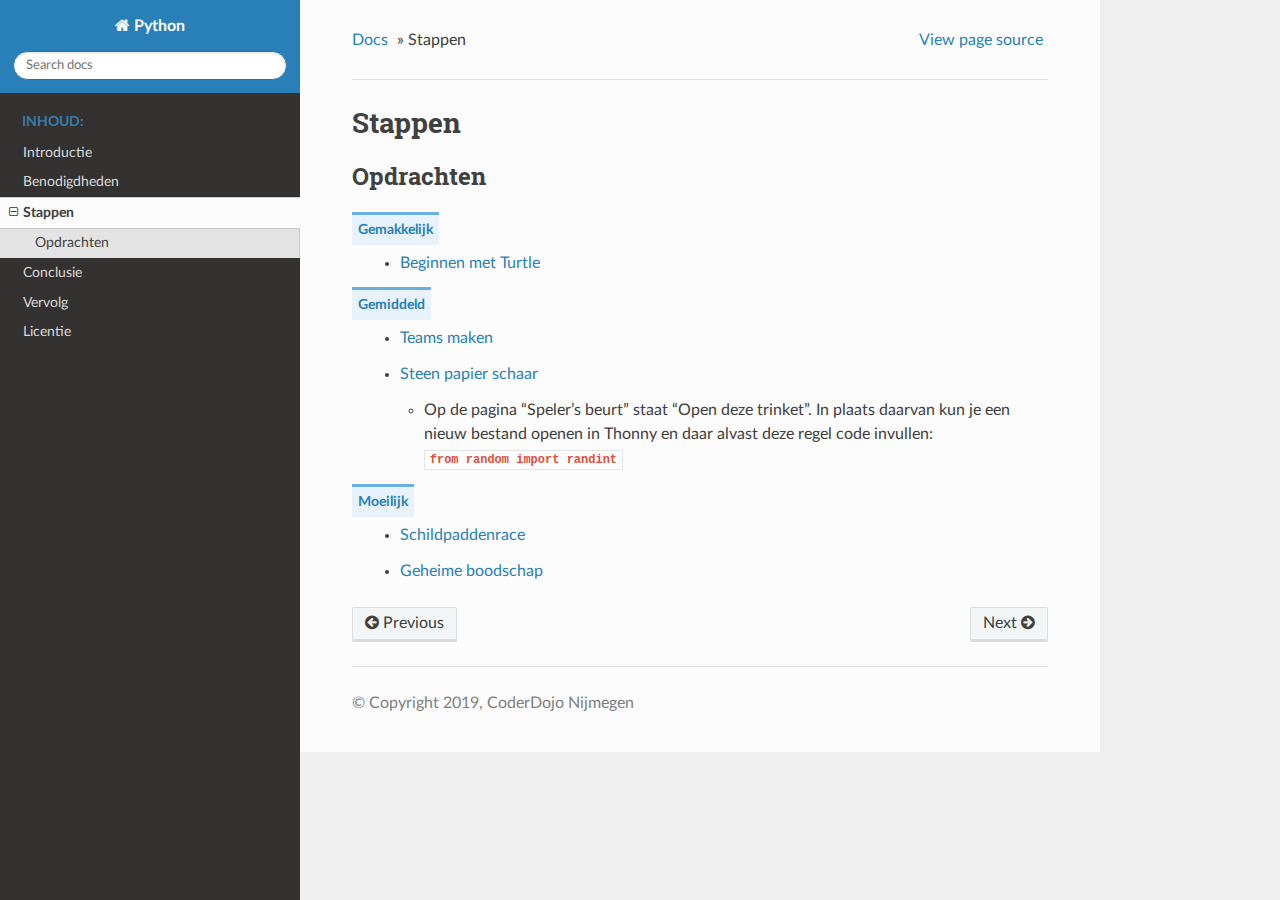
<file: stappen.html>
<!DOCTYPE html>
<!--[if IE 8]><html class="no-js lt-ie9" lang="nl" > <![endif]-->
<!--[if gt IE 8]><!--> <html class="no-js" lang="nl" > <!--<![endif]-->
<head>
  <meta charset="utf-8">
  
  <meta name="viewport" content="width=device-width, initial-scale=1.0">
  
  <title>Stappen &mdash; Python  documentatie</title>
  

  
  
  
  

  
  <script type="text/javascript" src="_static/js/modernizr.min.js"></script>
  
    
      <script type="text/javascript" id="documentation_options" data-url_root="./" src="_static/documentation_options.js"></script>
        <script type="text/javascript" src="_static/jquery.js"></script>
        <script type="text/javascript" src="_static/underscore.js"></script>
        <script type="text/javascript" src="_static/doctools.js"></script>
        <script type="text/javascript" src="_static/language_data.js"></script>
        <script type="text/javascript" src="_static/translations.js"></script>
    
    <script type="text/javascript" src="_static/js/theme.js"></script>

    

  
  <link rel="stylesheet" href="_static/css/theme.css" type="text/css" />
  <link rel="stylesheet" href="_static/pygments.css" type="text/css" />
  <link rel="stylesheet" href="_static/coderdojo.css" type="text/css" />
    <link rel="index" title="Index" href="genindex.html" />
    <link rel="search" title="Zoeken" href="search.html" />
    <link rel="next" title="Conclusie" href="conclusie.html" />
    <link rel="prev" title="Benodigdheden" href="benodigdheden.html" /> 
</head>

<body class="wy-body-for-nav">

   
  <div class="wy-grid-for-nav">
    
    <nav data-toggle="wy-nav-shift" class="wy-nav-side">
      <div class="wy-side-scroll">
        <div class="wy-side-nav-search" >
          

          
            <a href="index.html" class="icon icon-home"> Python
          

          
          </a>

          
            
            
          

          
<div role="search">
  <form id="rtd-search-form" class="wy-form" action="search.html" method="get">
    <input type="text" name="q" placeholder="Search docs" />
    <input type="hidden" name="check_keywords" value="yes" />
    <input type="hidden" name="area" value="default" />
  </form>
</div>

          
        </div>

        <div class="wy-menu wy-menu-vertical" data-spy="affix" role="navigation" aria-label="main navigation">
          
            
            
              
            
            
              <p class="caption"><span class="caption-text">Inhoud:</span></p>
<ul class="current">
<li class="toctree-l1"><a class="reference internal" href="introductie.html">Introductie</a></li>
<li class="toctree-l1"><a class="reference internal" href="benodigdheden.html">Benodigdheden</a></li>
<li class="toctree-l1 current"><a class="current reference internal" href="#">Stappen</a><ul>
<li class="toctree-l2"><a class="reference internal" href="#opdrachten">Opdrachten</a></li>
</ul>
</li>
<li class="toctree-l1"><a class="reference internal" href="conclusie.html">Conclusie</a></li>
<li class="toctree-l1"><a class="reference internal" href="vervolg.html">Vervolg</a></li>
<li class="toctree-l1"><a class="reference internal" href="licentie.html">Licentie</a></li>
</ul>

            
          
        </div>
      </div>
    </nav>

    <section data-toggle="wy-nav-shift" class="wy-nav-content-wrap">

      
      <nav class="wy-nav-top" aria-label="top navigation">
        
          <i data-toggle="wy-nav-top" class="fa fa-bars"></i>
          <a href="index.html">Python</a>
        
      </nav>


      <div class="wy-nav-content">
        
        <div class="rst-content">
        
          















<div role="navigation" aria-label="breadcrumbs navigation">

  <ul class="wy-breadcrumbs">
    
      <li><a href="index.html">Docs</a> &raquo;</li>
        
      <li>Stappen</li>
    
    
      <li class="wy-breadcrumbs-aside">
        
            
            <a href="_sources/stappen.rst.txt" rel="nofollow"> View page source</a>
          
        
      </li>
    
  </ul>

  
  <hr/>
</div>
          <div role="main" class="document" itemscope="itemscope" itemtype="http://schema.org/Article">
           <div itemprop="articleBody">
            
  <div class="section" id="stappen">
<h1>Stappen<a class="headerlink" href="#stappen" title="Permalink naar deze titel">¶</a></h1>
<div class="section" id="opdrachten">
<h2>Opdrachten<a class="headerlink" href="#opdrachten" title="Permalink naar deze titel">¶</a></h2>
<dl class="simple">
<dt>Gemakkelijk</dt><dd><ul class="simple">
<li><p><a class="reference external" href="https://coderdojonijmegen.github.io/py-turtle/index.html/">Beginnen met Turtle</a></p></li>
</ul>
</dd>
<dt>Gemiddeld</dt><dd><ul class="simple">
<li><p><a class="reference external" href="https://projects.raspberrypi.org/nl-NL/projects/team-chooser/">Teams maken</a></p></li>
<li><p><a class="reference external" href="https://projects.raspberrypi.org/nl-NL/projects/rock-paper-scissors/">Steen papier schaar</a></p>
<ul>
<li><p>Op de pagina “Speler’s beurt” staat “Open deze trinket”. In plaats daarvan kun je een nieuw bestand openen in Thonny en daar alvast deze regel code invullen: <code class="docutils literal notranslate"><span class="pre">from</span> <span class="pre">random</span> <span class="pre">import</span> <span class="pre">randint</span></code></p></li>
</ul>
</li>
</ul>
</dd>
<dt>Moeilijk</dt><dd><ul class="simple">
<li><p><a class="reference external" href="https://projects.raspberrypi.org/nl-NL/projects/turtle-race/">Schildpaddenrace</a></p></li>
<li><p><a class="reference external" href="https://projects.raspberrypi.org/nl-NL/projects/secret-messages/">Geheime boodschap</a></p></li>
</ul>
</dd>
</dl>
</div>
</div>


           </div>
           
          </div>
          <footer>
  
    <div class="rst-footer-buttons" role="navigation" aria-label="footer navigation">
      
        <a href="conclusie.html" class="btn btn-neutral float-right" title="Conclusie" accesskey="n" rel="next">Next <span class="fa fa-arrow-circle-right"></span></a>
      
      
        <a href="benodigdheden.html" class="btn btn-neutral float-left" title="Benodigdheden" accesskey="p" rel="prev"><span class="fa fa-arrow-circle-left"></span> Previous</a>
      
    </div>
  

  <hr/>

  <div role="contentinfo">
    <p>
        &copy; Copyright 2019, CoderDojo Nijmegen

    </p>
  </div> 

</footer>

        </div>
      </div>

    </section>

  </div>
  


  <script type="text/javascript">
      jQuery(function () {
          SphinxRtdTheme.Navigation.enable(true);
      });
  </script>

  
  
    
  
 <script type="text/javascript">
    // https://stackoverflow.com/a/25543713/134731 for toggle example
    $(document).ready(function() {
        $(".toggle > *").hide();
        $(".toggle .header").show();
        $(".toggle .header").click(function() {
            $(this).parent().children().not(".header").toggle(400);
            $(this).parent().children(".header").toggleClass("open");
        })
    });
</script>

<script src="_static/scratchblocks-v3.4-min.js"></script>
<script src="_static/translations-all-v3.4.js" charset="utf8"></script>

<script>
  function parseBlocks(codeBlock) {
    var doc
    var docView
    var svg
    // Parse the source code
    doc = scratchblocks.parse(codeBlock.innerHTML, {languages: ['en','nl']})

    // // Create a DocView with your chosen style
    docView = scratchblocks.newView(doc, {
      style: 'scratch3', // Or 'scratch2'
    })

    // Render to an SVG
    svg = docView.render()

    // Scratch 3 is zoomed out by default, so you probably want to do the same
    svg.style.transform = 'scale(0.675)';

    // Add that SVG to your page, etc
    svg.style.transformOrigin = '0 0';
    return svg
  }
  var codeblocks = document.getElementsByClassName("scratch")
  var parsedBlock
  for (i = 0; i < codeblocks.length; i++) {
    parsedBlock = parseBlocks(codeblocks[i])
    codeblocks[i].innerHTML = ""
    codeblocks[i].appendChild(parsedBlock)
  }

</script>


</body>
</html>
</file>
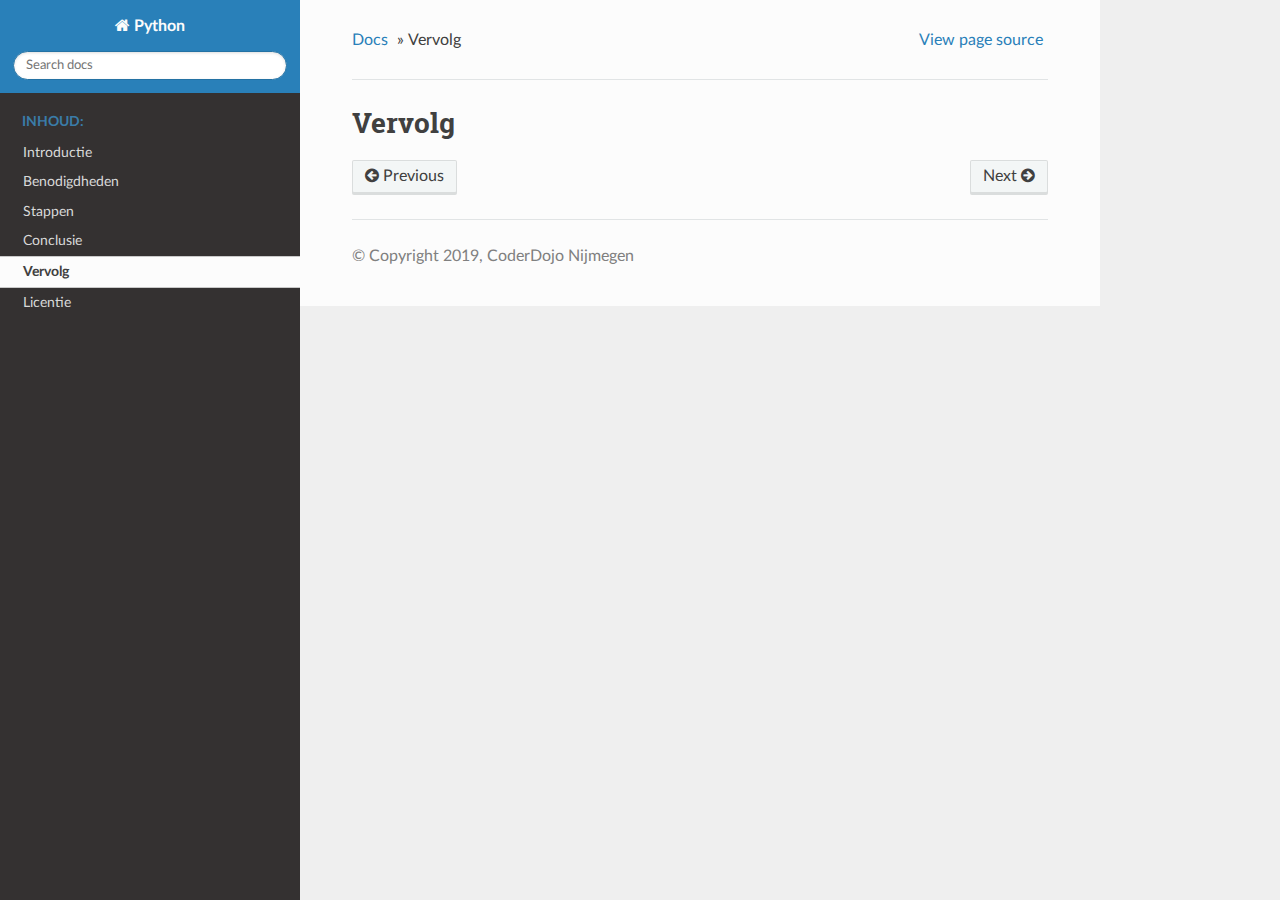
<file: vervolg.html>
<!DOCTYPE html>
<!--[if IE 8]><html class="no-js lt-ie9" lang="nl" > <![endif]-->
<!--[if gt IE 8]><!--> <html class="no-js" lang="nl" > <!--<![endif]-->
<head>
  <meta charset="utf-8">
  
  <meta name="viewport" content="width=device-width, initial-scale=1.0">
  
  <title>Vervolg &mdash; Python  documentatie</title>
  

  
  
  
  

  
  <script type="text/javascript" src="_static/js/modernizr.min.js"></script>
  
    
      <script type="text/javascript" id="documentation_options" data-url_root="./" src="_static/documentation_options.js"></script>
        <script type="text/javascript" src="_static/jquery.js"></script>
        <script type="text/javascript" src="_static/underscore.js"></script>
        <script type="text/javascript" src="_static/doctools.js"></script>
        <script type="text/javascript" src="_static/language_data.js"></script>
        <script type="text/javascript" src="_static/translations.js"></script>
    
    <script type="text/javascript" src="_static/js/theme.js"></script>

    

  
  <link rel="stylesheet" href="_static/css/theme.css" type="text/css" />
  <link rel="stylesheet" href="_static/pygments.css" type="text/css" />
  <link rel="stylesheet" href="_static/coderdojo.css" type="text/css" />
    <link rel="index" title="Index" href="genindex.html" />
    <link rel="search" title="Zoeken" href="search.html" />
    <link rel="next" title="Licentie" href="licentie.html" />
    <link rel="prev" title="Conclusie" href="conclusie.html" /> 
</head>

<body class="wy-body-for-nav">

   
  <div class="wy-grid-for-nav">
    
    <nav data-toggle="wy-nav-shift" class="wy-nav-side">
      <div class="wy-side-scroll">
        <div class="wy-side-nav-search" >
          

          
            <a href="index.html" class="icon icon-home"> Python
          

          
          </a>

          
            
            
          

          
<div role="search">
  <form id="rtd-search-form" class="wy-form" action="search.html" method="get">
    <input type="text" name="q" placeholder="Search docs" />
    <input type="hidden" name="check_keywords" value="yes" />
    <input type="hidden" name="area" value="default" />
  </form>
</div>

          
        </div>

        <div class="wy-menu wy-menu-vertical" data-spy="affix" role="navigation" aria-label="main navigation">
          
            
            
              
            
            
              <p class="caption"><span class="caption-text">Inhoud:</span></p>
<ul class="current">
<li class="toctree-l1"><a class="reference internal" href="introductie.html">Introductie</a></li>
<li class="toctree-l1"><a class="reference internal" href="benodigdheden.html">Benodigdheden</a></li>
<li class="toctree-l1"><a class="reference internal" href="stappen.html">Stappen</a></li>
<li class="toctree-l1"><a class="reference internal" href="conclusie.html">Conclusie</a></li>
<li class="toctree-l1 current"><a class="current reference internal" href="#">Vervolg</a></li>
<li class="toctree-l1"><a class="reference internal" href="licentie.html">Licentie</a></li>
</ul>

            
          
        </div>
      </div>
    </nav>

    <section data-toggle="wy-nav-shift" class="wy-nav-content-wrap">

      
      <nav class="wy-nav-top" aria-label="top navigation">
        
          <i data-toggle="wy-nav-top" class="fa fa-bars"></i>
          <a href="index.html">Python</a>
        
      </nav>


      <div class="wy-nav-content">
        
        <div class="rst-content">
        
          















<div role="navigation" aria-label="breadcrumbs navigation">

  <ul class="wy-breadcrumbs">
    
      <li><a href="index.html">Docs</a> &raquo;</li>
        
      <li>Vervolg</li>
    
    
      <li class="wy-breadcrumbs-aside">
        
            
            <a href="_sources/vervolg.rst.txt" rel="nofollow"> View page source</a>
          
        
      </li>
    
  </ul>

  
  <hr/>
</div>
          <div role="main" class="document" itemscope="itemscope" itemtype="http://schema.org/Article">
           <div itemprop="articleBody">
            
  <div class="section" id="vervolg">
<h1>Vervolg<a class="headerlink" href="#vervolg" title="Permalink naar deze titel">¶</a></h1>
</div>


           </div>
           
          </div>
          <footer>
  
    <div class="rst-footer-buttons" role="navigation" aria-label="footer navigation">
      
        <a href="licentie.html" class="btn btn-neutral float-right" title="Licentie" accesskey="n" rel="next">Next <span class="fa fa-arrow-circle-right"></span></a>
      
      
        <a href="conclusie.html" class="btn btn-neutral float-left" title="Conclusie" accesskey="p" rel="prev"><span class="fa fa-arrow-circle-left"></span> Previous</a>
      
    </div>
  

  <hr/>

  <div role="contentinfo">
    <p>
        &copy; Copyright 2019, CoderDojo Nijmegen

    </p>
  </div> 

</footer>

        </div>
      </div>

    </section>

  </div>
  


  <script type="text/javascript">
      jQuery(function () {
          SphinxRtdTheme.Navigation.enable(true);
      });
  </script>

  
  
    
  
 <script type="text/javascript">
    // https://stackoverflow.com/a/25543713/134731 for toggle example
    $(document).ready(function() {
        $(".toggle > *").hide();
        $(".toggle .header").show();
        $(".toggle .header").click(function() {
            $(this).parent().children().not(".header").toggle(400);
            $(this).parent().children(".header").toggleClass("open");
        })
    });
</script>

<script src="_static/scratchblocks-v3.4-min.js"></script>
<script src="_static/translations-all-v3.4.js" charset="utf8"></script>

<script>
  function parseBlocks(codeBlock) {
    var doc
    var docView
    var svg
    // Parse the source code
    doc = scratchblocks.parse(codeBlock.innerHTML, {languages: ['en','nl']})

    // // Create a DocView with your chosen style
    docView = scratchblocks.newView(doc, {
      style: 'scratch3', // Or 'scratch2'
    })

    // Render to an SVG
    svg = docView.render()

    // Scratch 3 is zoomed out by default, so you probably want to do the same
    svg.style.transform = 'scale(0.675)';

    // Add that SVG to your page, etc
    svg.style.transformOrigin = '0 0';
    return svg
  }
  var codeblocks = document.getElementsByClassName("scratch")
  var parsedBlock
  for (i = 0; i < codeblocks.length; i++) {
    parsedBlock = parseBlocks(codeblocks[i])
    codeblocks[i].innerHTML = ""
    codeblocks[i].appendChild(parsedBlock)
  }

</script>


</body>
</html>
</file>
<file: _static/css/theme.css>
/* sphinx_rtd_theme version 0.4.3 | MIT license */
/* Built 20190212 16:02 */
*{-webkit-box-sizing:border-box;-moz-box-sizing:border-box;box-sizing:border-box}article,aside,details,figcaption,figure,footer,header,hgroup,nav,section{display:block}audio,canvas,video{display:inline-block;*display:inline;*zoom:1}audio:not([controls]){display:none}[hidden]{display:none}*{-webkit-box-sizing:border-box;-moz-box-sizing:border-box;box-sizing:border-box}html{font-size:100%;-webkit-text-size-adjust:100%;-ms-text-size-adjust:100%}body{margin:0}a:hover,a:active{outline:0}abbr[title]{border-bottom:1px dotted}b,strong{font-weight:bold}blockquote{margin:0}dfn{font-style:italic}ins{background:#ff9;color:#000;text-decoration:none}mark{background:#ff0;color:#000;font-style:italic;font-weight:bold}pre,code,.rst-content tt,.rst-content code,kbd,samp{font-family:monospace,serif;_font-family:"courier new",monospace;font-size:1em}pre{white-space:pre}q{quotes:none}q:before,q:after{content:"";content:none}small{font-size:85%}sub,sup{font-size:75%;line-height:0;position:relative;vertical-align:baseline}sup{top:-0.5em}sub{bottom:-0.25em}ul,ol,dl{margin:0;padding:0;list-style:none;list-style-image:none}li{list-style:none}dd{margin:0}img{border:0;-ms-interpolation-mode:bicubic;vertical-align:middle;max-width:100%}svg:not(:root){overflow:hidden}figure{margin:0}form{margin:0}fieldset{border:0;margin:0;padding:0}label{cursor:pointer}legend{border:0;*margin-left:-7px;padding:0;white-space:normal}button,input,select,textarea{font-size:100%;margin:0;vertical-align:baseline;*vertical-align:middle}button,input{line-height:normal}button,input[type="button"],input[type="reset"],input[type="submit"]{cursor:pointer;-webkit-appearance:button;*overflow:visible}button[disabled],input[disabled]{cursor:default}input[type="checkbox"],input[type="radio"]{box-sizing:border-box;padding:0;*width:13px;*height:13px}input[type="search"]{-webkit-appearance:textfield;-moz-box-sizing:content-box;-webkit-box-sizing:content-box;box-sizing:content-box}input[type="search"]::-webkit-search-decoration,input[type="search"]::-webkit-search-cancel-button{-webkit-appearance:none}button::-moz-focus-inner,input::-moz-focus-inner{border:0;padding:0}textarea{overflow:auto;vertical-align:top;resize:vertical}table{border-collapse:collapse;border-spacing:0}td{vertical-align:top}.chromeframe{margin:.2em 0;background:#ccc;color:#000;padding:.2em 0}.ir{display:block;border:0;text-indent:-999em;overflow:hidden;background-color:transparent;background-repeat:no-repeat;text-align:left;direction:ltr;*line-height:0}.ir br{display:none}.hidden{display:none !important;visibility:hidden}.visuallyhidden{border:0;clip:rect(0 0 0 0);height:1px;margin:-1px;overflow:hidden;padding:0;position:absolute;width:1px}.visuallyhidden.focusable:active,.visuallyhidden.focusable:focus{clip:auto;height:auto;margin:0;overflow:visible;position:static;width:auto}.invisible{visibility:hidden}.relative{position:relative}big,small{font-size:100%}@media print{html,body,section{background:none !important}*{box-shadow:none !important;text-shadow:none !important;filter:none !important;-ms-filter:none !important}a,a:visited{text-decoration:underline}.ir a:after,a[href^="javascript:"]:after,a[href^="#"]:after{content:""}pre,blockquote{page-break-inside:avoid}thead{display:table-header-group}tr,img{page-break-inside:avoid}img{max-width:100% !important}@page{margin:.5cm}p,h2,.rst-content .toctree-wrapper p.caption,h3{orphans:3;widows:3}h2,.rst-content .toctree-wrapper p.caption,h3{page-break-after:avoid}}.fa:before,.wy-menu-vertical li span.toctree-expand:before,.wy-menu-vertical li.on a span.toctree-expand:before,.wy-menu-vertical li.current>a span.toctree-expand:before,.rst-content .admonition-title:before,.rst-content h1 .headerlink:before,.rst-content h2 .headerlink:before,.rst-content h3 .headerlink:before,.rst-content h4 .headerlink:before,.rst-content h5 .headerlink:before,.rst-content h6 .headerlink:before,.rst-content dl dt .headerlink:before,.rst-content p.caption .headerlink:before,.rst-content table>caption .headerlink:before,.rst-content .code-block-caption .headerlink:before,.rst-content tt.download span:first-child:before,.rst-content code.download span:first-child:before,.icon:before,.wy-dropdown .caret:before,.wy-inline-validate.wy-inline-validate-success .wy-input-context:before,.wy-inline-validate.wy-inline-validate-danger .wy-input-context:before,.wy-inline-validate.wy-inline-validate-warning .wy-input-context:before,.wy-inline-validate.wy-inline-validate-info .wy-input-context:before,.wy-alert,.rst-content .note,.rst-content .attention,.rst-content .caution,.rst-content .danger,.rst-content .error,.rst-content .hint,.rst-content .important,.rst-content .tip,.rst-content .warning,.rst-content .seealso,.rst-content .admonition-todo,.rst-content .admonition,.btn,input[type="text"],input[type="password"],input[type="email"],input[type="url"],input[type="date"],input[type="month"],input[type="time"],input[type="datetime"],input[type="datetime-local"],input[type="week"],input[type="number"],input[type="search"],input[type="tel"],input[type="color"],select,textarea,.wy-menu-vertical li.on a,.wy-menu-vertical li.current>a,.wy-side-nav-search>a,.wy-side-nav-search .wy-dropdown>a,.wy-nav-top a{-webkit-font-smoothing:antialiased}.clearfix{*zoom:1}.clearfix:before,.clearfix:after{display:table;content:""}.clearfix:after{clear:both}/*!
 *  Font Awesome 4.7.0 by @davegandy - http://fontawesome.io - @fontawesome
 *  License - http://fontawesome.io/license (Font: SIL OFL 1.1, CSS: MIT License)
 */@font-face{font-family:'FontAwesome';src:url("../fonts/fontawesome-webfont.eot?v=4.7.0");src:url("../fonts/fontawesome-webfont.eot?#iefix&v=4.7.0") format("embedded-opentype"),url("../fonts/fontawesome-webfont.woff2?v=4.7.0") format("woff2"),url("../fonts/fontawesome-webfont.woff?v=4.7.0") format("woff"),url("../fonts/fontawesome-webfont.ttf?v=4.7.0") format("truetype"),url("../fonts/fontawesome-webfont.svg?v=4.7.0#fontawesomeregular") format("svg");font-weight:normal;font-style:normal}.fa,.wy-menu-vertical li span.toctree-expand,.wy-menu-vertical li.on a span.toctree-expand,.wy-menu-vertical li.current>a span.toctree-expand,.rst-content .admonition-title,.rst-content h1 .headerlink,.rst-content h2 .headerlink,.rst-content h3 .headerlink,.rst-content h4 .headerlink,.rst-content h5 .headerlink,.rst-content h6 .headerlink,.rst-content dl dt .headerlink,.rst-content p.caption .headerlink,.rst-content table>caption .headerlink,.rst-content .code-block-caption .headerlink,.rst-content tt.download span:first-child,.rst-content code.download span:first-child,.icon{display:inline-block;font:normal normal normal 14px/1 FontAwesome;font-size:inherit;text-rendering:auto;-webkit-font-smoothing:antialiased;-moz-osx-font-smoothing:grayscale}.fa-lg{font-size:1.3333333333em;line-height:.75em;vertical-align:-15%}.fa-2x{font-size:2em}.fa-3x{font-size:3em}.fa-4x{font-size:4em}.fa-5x{font-size:5em}.fa-fw{width:1.2857142857em;text-align:center}.fa-ul{padding-left:0;margin-left:2.1428571429em;list-style-type:none}.fa-ul>li{position:relative}.fa-li{position:absolute;left:-2.1428571429em;width:2.1428571429em;top:.1428571429em;text-align:center}.fa-li.fa-lg{left:-1.8571428571em}.fa-border{padding:.2em .25em .15em;border:solid 0.08em #eee;border-radius:.1em}.fa-pull-left{float:left}.fa-pull-right{float:right}.fa.fa-pull-left,.wy-menu-vertical li span.fa-pull-left.toctree-expand,.wy-menu-vertical li.on a span.fa-pull-left.toctree-expand,.wy-menu-vertical li.current>a span.fa-pull-left.toctree-expand,.rst-content .fa-pull-left.admonition-title,.rst-content h1 .fa-pull-left.headerlink,.rst-content h2 .fa-pull-left.headerlink,.rst-content h3 .fa-pull-left.headerlink,.rst-content h4 .fa-pull-left.headerlink,.rst-content h5 .fa-pull-left.headerlink,.rst-content h6 .fa-pull-left.headerlink,.rst-content dl dt .fa-pull-left.headerlink,.rst-content p.caption .fa-pull-left.headerlink,.rst-content table>caption .fa-pull-left.headerlink,.rst-content .code-block-caption .fa-pull-left.headerlink,.rst-content tt.download span.fa-pull-left:first-child,.rst-content code.download span.fa-pull-left:first-child,.fa-pull-left.icon{margin-right:.3em}.fa.fa-pull-right,.wy-menu-vertical li span.fa-pull-right.toctree-expand,.wy-menu-vertical li.on a span.fa-pull-right.toctree-expand,.wy-menu-vertical li.current>a span.fa-pull-right.toctree-expand,.rst-content .fa-pull-right.admonition-title,.rst-content h1 .fa-pull-right.headerlink,.rst-content h2 .fa-pull-right.headerlink,.rst-content h3 .fa-pull-right.headerlink,.rst-content h4 .fa-pull-right.headerlink,.rst-content h5 .fa-pull-right.headerlink,.rst-content h6 .fa-pull-right.headerlink,.rst-content dl dt .fa-pull-right.headerlink,.rst-content p.caption .fa-pull-right.headerlink,.rst-content table>caption .fa-pull-right.headerlink,.rst-content .code-block-caption .fa-pull-right.headerlink,.rst-content tt.download span.fa-pull-right:first-child,.rst-content code.download span.fa-pull-right:first-child,.fa-pull-right.icon{margin-left:.3em}.pull-right{float:right}.pull-left{float:left}.fa.pull-left,.wy-menu-vertical li span.pull-left.toctree-expand,.wy-menu-vertical li.on a span.pull-left.toctree-expand,.wy-menu-vertical li.current>a span.pull-left.toctree-expand,.rst-content .pull-left.admonition-title,.rst-content h1 .pull-left.headerlink,.rst-content h2 .pull-left.headerlink,.rst-content h3 .pull-left.headerlink,.rst-content h4 .pull-left.headerlink,.rst-content h5 .pull-left.headerlink,.rst-content h6 .pull-left.headerlink,.rst-content dl dt .pull-left.headerlink,.rst-content p.caption .pull-left.headerlink,.rst-content table>caption .pull-left.headerlink,.rst-content .code-block-caption .pull-left.headerlink,.rst-content tt.download span.pull-left:first-child,.rst-content code.download span.pull-left:first-child,.pull-left.icon{margin-right:.3em}.fa.pull-right,.wy-menu-vertical li span.pull-right.toctree-expand,.wy-menu-vertical li.on a span.pull-right.toctree-expand,.wy-menu-vertical li.current>a span.pull-right.toctree-expand,.rst-content .pull-right.admonition-title,.rst-content h1 .pull-right.headerlink,.rst-content h2 .pull-right.headerlink,.rst-content h3 .pull-right.headerlink,.rst-content h4 .pull-right.headerlink,.rst-content h5 .pull-right.headerlink,.rst-content h6 .pull-right.headerlink,.rst-content dl dt .pull-right.headerlink,.rst-content p.caption .pull-right.headerlink,.rst-content table>caption .pull-right.headerlink,.rst-content .code-block-caption .pull-right.headerlink,.rst-content tt.download span.pull-right:first-child,.rst-content code.download span.pull-right:first-child,.pull-right.icon{margin-left:.3em}.fa-spin{-webkit-animation:fa-spin 2s infinite linear;animation:fa-spin 2s infinite linear}.fa-pulse{-webkit-animation:fa-spin 1s infinite steps(8);animation:fa-spin 1s infinite steps(8)}@-webkit-keyframes fa-spin{0%{-webkit-transform:rotate(0deg);transform:rotate(0deg)}100%{-webkit-transform:rotate(359deg);transform:rotate(359deg)}}@keyframes fa-spin{0%{-webkit-transform:rotate(0deg);transform:rotate(0deg)}100%{-webkit-transform:rotate(359deg);transform:rotate(359deg)}}.fa-rotate-90{-ms-filter:"progid:DXImageTransform.Microsoft.BasicImage(rotation=1)";-webkit-transform:rotate(90deg);-ms-transform:rotate(90deg);transform:rotate(90deg)}.fa-rotate-180{-ms-filter:"progid:DXImageTransform.Microsoft.BasicImage(rotation=2)";-webkit-transform:rotate(180deg);-ms-transform:rotate(180deg);transform:rotate(180deg)}.fa-rotate-270{-ms-filter:"progid:DXImageTransform.Microsoft.BasicImage(rotation=3)";-webkit-transform:rotate(270deg);-ms-transform:rotate(270deg);transform:rotate(270deg)}.fa-flip-horizontal{-ms-filter:"progid:DXImageTransform.Microsoft.BasicImage(rotation=0, mirror=1)";-webkit-transform:scale(-1, 1);-ms-transform:scale(-1, 1);transform:scale(-1, 1)}.fa-flip-vertical{-ms-filter:"progid:DXImageTransform.Microsoft.BasicImage(rotation=2, mirror=1)";-webkit-transform:scale(1, -1);-ms-transform:scale(1, -1);transform:scale(1, -1)}:root .fa-rotate-90,:root .fa-rotate-180,:root .fa-rotate-270,:root .fa-flip-horizontal,:root .fa-flip-vertical{filter:none}.fa-stack{position:relative;display:inline-block;width:2em;height:2em;line-height:2em;vertical-align:middle}.fa-stack-1x,.fa-stack-2x{position:absolute;left:0;width:100%;text-align:center}.fa-stack-1x{line-height:inherit}.fa-stack-2x{font-size:2em}.fa-inverse{color:#fff}.fa-glass:before{content:""}.fa-music:before{content:""}.fa-search:before,.icon-search:before{content:""}.fa-envelope-o:before{content:""}.fa-heart:before{content:""}.fa-star:before{content:""}.fa-star-o:before{content:""}.fa-user:before{content:""}.fa-film:before{content:""}.fa-th-large:before{content:""}.fa-th:before{content:""}.fa-th-list:before{content:""}.fa-check:before{content:""}.fa-remove:before,.fa-close:before,.fa-times:before{content:""}.fa-search-plus:before{content:""}.fa-search-minus:before{content:""}.fa-power-off:before{content:""}.fa-signal:before{content:""}.fa-gear:before,.fa-cog:before{content:""}.fa-trash-o:before{content:""}.fa-home:before,.icon-home:before{content:""}.fa-file-o:before{content:""}.fa-clock-o:before{content:""}.fa-road:before{content:""}.fa-download:before,.rst-content tt.download span:first-child:before,.rst-content code.download span:first-child:before{content:""}.fa-arrow-circle-o-down:before{content:""}.fa-arrow-circle-o-up:before{content:""}.fa-inbox:before{content:""}.fa-play-circle-o:before{content:""}.fa-rotate-right:before,.fa-repeat:before{content:""}.fa-refresh:before{content:""}.fa-list-alt:before{content:""}.fa-lock:before{content:""}.fa-flag:before{content:""}.fa-headphones:before{content:""}.fa-volume-off:before{content:""}.fa-volume-down:before{content:""}.fa-volume-up:before{content:""}.fa-qrcode:before{content:""}.fa-barcode:before{content:""}.fa-tag:before{content:""}.fa-tags:before{content:""}.fa-book:before,.icon-book:before{content:""}.fa-bookmark:before{content:""}.fa-print:before{content:""}.fa-camera:before{content:""}.fa-font:before{content:""}.fa-bold:before{content:""}.fa-italic:before{content:""}.fa-text-height:before{content:""}.fa-text-width:before{content:""}.fa-align-left:before{content:""}.fa-align-center:before{content:""}.fa-align-right:before{content:""}.fa-align-justify:before{content:""}.fa-list:before{content:""}.fa-dedent:before,.fa-outdent:before{content:""}.fa-indent:before{content:""}.fa-video-camera:before{content:""}.fa-photo:before,.fa-image:before,.fa-picture-o:before{content:""}.fa-pencil:before{content:""}.fa-map-marker:before{content:""}.fa-adjust:before{content:""}.fa-tint:before{content:""}.fa-edit:before,.fa-pencil-square-o:before{content:""}.fa-share-square-o:before{content:""}.fa-check-square-o:before{content:""}.fa-arrows:before{content:""}.fa-step-backward:before{content:""}.fa-fast-backward:before{content:""}.fa-backward:before{content:""}.fa-play:before{content:""}.fa-pause:before{content:""}.fa-stop:before{content:""}.fa-forward:before{content:""}.fa-fast-forward:before{content:""}.fa-step-forward:before{content:""}.fa-eject:before{content:""}.fa-chevron-left:before{content:""}.fa-chevron-right:before{content:""}.fa-plus-circle:before{content:""}.fa-minus-circle:before{content:""}.fa-times-circle:before,.wy-inline-validate.wy-inline-validate-danger .wy-input-context:before{content:""}.fa-check-circle:before,.wy-inline-validate.wy-inline-validate-success .wy-input-context:before{content:""}.fa-question-circle:before{content:""}.fa-info-circle:before{content:""}.fa-crosshairs:before{content:""}.fa-times-circle-o:before{content:""}.fa-check-circle-o:before{content:""}.fa-ban:before{content:""}.fa-arrow-left:before{content:""}.fa-arrow-right:before{content:""}.fa-arrow-up:before{content:""}.fa-arrow-down:before{content:""}.fa-mail-forward:before,.fa-share:before{content:""}.fa-expand:before{content:""}.fa-compress:before{content:""}.fa-plus:before{content:""}.fa-minus:before{content:""}.fa-asterisk:before{content:""}.fa-exclamation-circle:before,.wy-inline-validate.wy-inline-validate-warning .wy-input-context:before,.wy-inline-validate.wy-inline-validate-info .wy-input-context:before,.rst-content .admonition-title:before{content:""}.fa-gift:before{content:""}.fa-leaf:before{content:""}.fa-fire:before,.icon-fire:before{content:""}.fa-eye:before{content:""}.fa-eye-slash:before{content:""}.fa-warning:before,.fa-exclamation-triangle:before{content:""}.fa-plane:before{content:""}.fa-calendar:before{content:""}.fa-random:before{content:""}.fa-comment:before{content:""}.fa-magnet:before{content:""}.fa-chevron-up:before{content:""}.fa-chevron-down:before{content:""}.fa-retweet:before{content:""}.fa-shopping-cart:before{content:""}.fa-folder:before{content:""}.fa-folder-open:before{content:""}.fa-arrows-v:before{content:""}.fa-arrows-h:before{content:""}.fa-bar-chart-o:before,.fa-bar-chart:before{content:""}.fa-twitter-square:before{content:""}.fa-facebook-square:before{content:""}.fa-camera-retro:before{content:""}.fa-key:before{content:""}.fa-gears:before,.fa-cogs:before{content:""}.fa-comments:before{content:""}.fa-thumbs-o-up:before{content:""}.fa-thumbs-o-down:before{content:""}.fa-star-half:before{content:""}.fa-heart-o:before{content:""}.fa-sign-out:before{content:""}.fa-linkedin-square:before{content:""}.fa-thumb-tack:before{content:""}.fa-external-link:before{content:""}.fa-sign-in:before{content:""}.fa-trophy:before{content:""}.fa-github-square:before{content:""}.fa-upload:before{content:""}.fa-lemon-o:before{content:""}.fa-phone:before{content:""}.fa-square-o:before{content:""}.fa-bookmark-o:before{content:""}.fa-phone-square:before{content:""}.fa-twitter:before{content:""}.fa-facebook-f:before,.fa-facebook:before{content:""}.fa-github:before,.icon-github:before{content:""}.fa-unlock:before{content:""}.fa-credit-card:before{content:""}.fa-feed:before,.fa-rss:before{content:""}.fa-hdd-o:before{content:""}.fa-bullhorn:before{content:""}.fa-bell:before{content:""}.fa-certificate:before{content:""}.fa-hand-o-right:before{content:""}.fa-hand-o-left:before{content:""}.fa-hand-o-up:before{content:""}.fa-hand-o-down:before{content:""}.fa-arrow-circle-left:before,.icon-circle-arrow-left:before{content:""}.fa-arrow-circle-right:before,.icon-circle-arrow-right:before{content:""}.fa-arrow-circle-up:before{content:""}.fa-arrow-circle-down:before{content:""}.fa-globe:before{content:""}.fa-wrench:before{content:""}.fa-tasks:before{content:""}.fa-filter:before{content:""}.fa-briefcase:before{content:""}.fa-arrows-alt:before{content:""}.fa-group:before,.fa-users:before{content:""}.fa-chain:before,.fa-link:before,.icon-link:before{content:""}.fa-cloud:before{content:""}.fa-flask:before{content:""}.fa-cut:before,.fa-scissors:before{content:""}.fa-copy:before,.fa-files-o:before{content:""}.fa-paperclip:before{content:""}.fa-save:before,.fa-floppy-o:before{content:""}.fa-square:before{content:""}.fa-navicon:before,.fa-reorder:before,.fa-bars:before{content:""}.fa-list-ul:before{content:""}.fa-list-ol:before{content:""}.fa-strikethrough:before{content:""}.fa-underline:before{content:""}.fa-table:before{content:""}.fa-magic:before{content:""}.fa-truck:before{content:""}.fa-pinterest:before{content:""}.fa-pinterest-square:before{content:""}.fa-google-plus-square:before{content:""}.fa-google-plus:before{content:""}.fa-money:before{content:""}.fa-caret-down:before,.wy-dropdown .caret:before,.icon-caret-down:before{content:""}.fa-caret-up:before{content:""}.fa-caret-left:before{content:""}.fa-caret-right:before{content:""}.fa-columns:before{content:""}.fa-unsorted:before,.fa-sort:before{content:""}.fa-sort-down:before,.fa-sort-desc:before{content:""}.fa-sort-up:before,.fa-sort-asc:before{content:""}.fa-envelope:before{content:""}.fa-linkedin:before{content:""}.fa-rotate-left:before,.fa-undo:before{content:""}.fa-legal:before,.fa-gavel:before{content:""}.fa-dashboard:before,.fa-tachometer:before{content:""}.fa-comment-o:before{content:""}.fa-comments-o:before{content:""}.fa-flash:before,.fa-bolt:before{content:""}.fa-sitemap:before{content:""}.fa-umbrella:before{content:""}.fa-paste:before,.fa-clipboard:before{content:""}.fa-lightbulb-o:before{content:""}.fa-exchange:before{content:""}.fa-cloud-download:before{content:""}.fa-cloud-upload:before{content:""}.fa-user-md:before{content:""}.fa-stethoscope:before{content:""}.fa-suitcase:before{content:""}.fa-bell-o:before{content:""}.fa-coffee:before{content:""}.fa-cutlery:before{content:""}.fa-file-text-o:before{content:""}.fa-building-o:before{content:""}.fa-hospital-o:before{content:""}.fa-ambulance:before{content:""}.fa-medkit:before{content:""}.fa-fighter-jet:before{content:""}.fa-beer:before{content:""}.fa-h-square:before{content:""}.fa-plus-square:before{content:""}.fa-angle-double-left:before{content:""}.fa-angle-double-right:before{content:""}.fa-angle-double-up:before{content:""}.fa-angle-double-down:before{content:""}.fa-angle-left:before{content:""}.fa-angle-right:before{content:""}.fa-angle-up:before{content:""}.fa-angle-down:before{content:""}.fa-desktop:before{content:""}.fa-laptop:before{content:""}.fa-tablet:before{content:""}.fa-mobile-phone:before,.fa-mobile:before{content:""}.fa-circle-o:before{content:""}.fa-quote-left:before{content:""}.fa-quote-right:before{content:""}.fa-spinner:before{content:""}.fa-circle:before{content:""}.fa-mail-reply:before,.fa-reply:before{content:""}.fa-github-alt:before{content:""}.fa-folder-o:before{content:""}.fa-folder-open-o:before{content:""}.fa-smile-o:before{content:""}.fa-frown-o:before{content:""}.fa-meh-o:before{content:""}.fa-gamepad:before{content:""}.fa-keyboard-o:before{content:""}.fa-flag-o:before{content:""}.fa-flag-checkered:before{content:""}.fa-terminal:before{content:""}.fa-code:before{content:""}.fa-mail-reply-all:before,.fa-reply-all:before{content:""}.fa-star-half-empty:before,.fa-star-half-full:before,.fa-star-half-o:before{content:""}.fa-location-arrow:before{content:""}.fa-crop:before{content:""}.fa-code-fork:before{content:""}.fa-unlink:before,.fa-chain-broken:before{content:""}.fa-question:before{content:""}.fa-info:before{content:""}.fa-exclamation:before{content:""}.fa-superscript:before{content:""}.fa-subscript:before{content:""}.fa-eraser:before{content:""}.fa-puzzle-piece:before{content:""}.fa-microphone:before{content:""}.fa-microphone-slash:before{content:""}.fa-shield:before{content:""}.fa-calendar-o:before{content:""}.fa-fire-extinguisher:before{content:""}.fa-rocket:before{content:""}.fa-maxcdn:before{content:""}.fa-chevron-circle-left:before{content:""}.fa-chevron-circle-right:before{content:""}.fa-chevron-circle-up:before{content:""}.fa-chevron-circle-down:before{content:""}.fa-html5:before{content:""}.fa-css3:before{content:""}.fa-anchor:before{content:""}.fa-unlock-alt:before{content:""}.fa-bullseye:before{content:""}.fa-ellipsis-h:before{content:""}.fa-ellipsis-v:before{content:""}.fa-rss-square:before{content:""}.fa-play-circle:before{content:""}.fa-ticket:before{content:""}.fa-minus-square:before{content:""}.fa-minus-square-o:before,.wy-menu-vertical li.on a span.toctree-expand:before,.wy-menu-vertical li.current>a span.toctree-expand:before{content:""}.fa-level-up:before{content:""}.fa-level-down:before{content:""}.fa-check-square:before{content:""}.fa-pencil-square:before{content:""}.fa-external-link-square:before{content:""}.fa-share-square:before{content:""}.fa-compass:before{content:""}.fa-toggle-down:before,.fa-caret-square-o-down:before{content:""}.fa-toggle-up:before,.fa-caret-square-o-up:before{content:""}.fa-toggle-right:before,.fa-caret-square-o-right:before{content:""}.fa-euro:before,.fa-eur:before{content:""}.fa-gbp:before{content:""}.fa-dollar:before,.fa-usd:before{content:""}.fa-rupee:before,.fa-inr:before{content:""}.fa-cny:before,.fa-rmb:before,.fa-yen:before,.fa-jpy:before{content:""}.fa-ruble:before,.fa-rouble:before,.fa-rub:before{content:""}.fa-won:before,.fa-krw:before{content:""}.fa-bitcoin:before,.fa-btc:before{content:""}.fa-file:before{content:""}.fa-file-text:before{content:""}.fa-sort-alpha-asc:before{content:""}.fa-sort-alpha-desc:before{content:""}.fa-sort-amount-asc:before{content:""}.fa-sort-amount-desc:before{content:""}.fa-sort-numeric-asc:before{content:""}.fa-sort-numeric-desc:before{content:""}.fa-thumbs-up:before{content:""}.fa-thumbs-down:before{content:""}.fa-youtube-square:before{content:""}.fa-youtube:before{content:""}.fa-xing:before{content:""}.fa-xing-square:before{content:""}.fa-youtube-play:before{content:""}.fa-dropbox:before{content:""}.fa-stack-overflow:before{content:""}.fa-instagram:before{content:""}.fa-flickr:before{content:""}.fa-adn:before{content:""}.fa-bitbucket:before,.icon-bitbucket:before{content:""}.fa-bitbucket-square:before{content:""}.fa-tumblr:before{content:""}.fa-tumblr-square:before{content:""}.fa-long-arrow-down:before{content:""}.fa-long-arrow-up:before{content:""}.fa-long-arrow-left:before{content:""}.fa-long-arrow-right:before{content:""}.fa-apple:before{content:""}.fa-windows:before{content:""}.fa-android:before{content:""}.fa-linux:before{content:""}.fa-dribbble:before{content:""}.fa-skype:before{content:""}.fa-foursquare:before{content:""}.fa-trello:before{content:""}.fa-female:before{content:""}.fa-male:before{content:""}.fa-gittip:before,.fa-gratipay:before{content:""}.fa-sun-o:before{content:""}.fa-moon-o:before{content:""}.fa-archive:before{content:""}.fa-bug:before{content:""}.fa-vk:before{content:""}.fa-weibo:before{content:""}.fa-renren:before{content:""}.fa-pagelines:before{content:""}.fa-stack-exchange:before{content:""}.fa-arrow-circle-o-right:before{content:""}.fa-arrow-circle-o-left:before{content:""}.fa-toggle-left:before,.fa-caret-square-o-left:before{content:""}.fa-dot-circle-o:before{content:""}.fa-wheelchair:before{content:""}.fa-vimeo-square:before{content:""}.fa-turkish-lira:before,.fa-try:before{content:""}.fa-plus-square-o:before,.wy-menu-vertical li span.toctree-expand:before{content:""}.fa-space-shuttle:before{content:""}.fa-slack:before{content:""}.fa-envelope-square:before{content:""}.fa-wordpress:before{content:""}.fa-openid:before{content:""}.fa-institution:before,.fa-bank:before,.fa-university:before{content:""}.fa-mortar-board:before,.fa-graduation-cap:before{content:""}.fa-yahoo:before{content:""}.fa-google:before{content:""}.fa-reddit:before{content:""}.fa-reddit-square:before{content:""}.fa-stumbleupon-circle:before{content:""}.fa-stumbleupon:before{content:""}.fa-delicious:before{content:""}.fa-digg:before{content:""}.fa-pied-piper-pp:before{content:""}.fa-pied-piper-alt:before{content:""}.fa-drupal:before{content:""}.fa-joomla:before{content:""}.fa-language:before{content:""}.fa-fax:before{content:""}.fa-building:before{content:""}.fa-child:before{content:""}.fa-paw:before{content:""}.fa-spoon:before{content:""}.fa-cube:before{content:""}.fa-cubes:before{content:""}.fa-behance:before{content:""}.fa-behance-square:before{content:""}.fa-steam:before{content:""}.fa-steam-square:before{content:""}.fa-recycle:before{content:""}.fa-automobile:before,.fa-car:before{content:""}.fa-cab:before,.fa-taxi:before{content:""}.fa-tree:before{content:""}.fa-spotify:before{content:""}.fa-deviantart:before{content:""}.fa-soundcloud:before{content:""}.fa-database:before{content:""}.fa-file-pdf-o:before{content:""}.fa-file-word-o:before{content:""}.fa-file-excel-o:before{content:""}.fa-file-powerpoint-o:before{content:""}.fa-file-photo-o:before,.fa-file-picture-o:before,.fa-file-image-o:before{content:""}.fa-file-zip-o:before,.fa-file-archive-o:before{content:""}.fa-file-sound-o:before,.fa-file-audio-o:before{content:""}.fa-file-movie-o:before,.fa-file-video-o:before{content:""}.fa-file-code-o:before{content:""}.fa-vine:before{content:""}.fa-codepen:before{content:""}.fa-jsfiddle:before{content:""}.fa-life-bouy:before,.fa-life-buoy:before,.fa-life-saver:before,.fa-support:before,.fa-life-ring:before{content:""}.fa-circle-o-notch:before{content:""}.fa-ra:before,.fa-resistance:before,.fa-rebel:before{content:""}.fa-ge:before,.fa-empire:before{content:""}.fa-git-square:before{content:""}.fa-git:before{content:""}.fa-y-combinator-square:before,.fa-yc-square:before,.fa-hacker-news:before{content:""}.fa-tencent-weibo:before{content:""}.fa-qq:before{content:""}.fa-wechat:before,.fa-weixin:before{content:""}.fa-send:before,.fa-paper-plane:before{content:""}.fa-send-o:before,.fa-paper-plane-o:before{content:""}.fa-history:before{content:""}.fa-circle-thin:before{content:""}.fa-header:before{content:""}.fa-paragraph:before{content:""}.fa-sliders:before{content:""}.fa-share-alt:before{content:""}.fa-share-alt-square:before{content:""}.fa-bomb:before{content:""}.fa-soccer-ball-o:before,.fa-futbol-o:before{content:""}.fa-tty:before{content:""}.fa-binoculars:before{content:""}.fa-plug:before{content:""}.fa-slideshare:before{content:""}.fa-twitch:before{content:""}.fa-yelp:before{content:""}.fa-newspaper-o:before{content:""}.fa-wifi:before{content:""}.fa-calculator:before{content:""}.fa-paypal:before{content:""}.fa-google-wallet:before{content:""}.fa-cc-visa:before{content:""}.fa-cc-mastercard:before{content:""}.fa-cc-discover:before{content:""}.fa-cc-amex:before{content:""}.fa-cc-paypal:before{content:""}.fa-cc-stripe:before{content:""}.fa-bell-slash:before{content:""}.fa-bell-slash-o:before{content:""}.fa-trash:before{content:""}.fa-copyright:before{content:""}.fa-at:before{content:""}.fa-eyedropper:before{content:""}.fa-paint-brush:before{content:""}.fa-birthday-cake:before{content:""}.fa-area-chart:before{content:""}.fa-pie-chart:before{content:""}.fa-line-chart:before{content:""}.fa-lastfm:before{content:""}.fa-lastfm-square:before{content:""}.fa-toggle-off:before{content:""}.fa-toggle-on:before{content:""}.fa-bicycle:before{content:""}.fa-bus:before{content:""}.fa-ioxhost:before{content:""}.fa-angellist:before{content:""}.fa-cc:before{content:""}.fa-shekel:before,.fa-sheqel:before,.fa-ils:before{content:""}.fa-meanpath:before{content:""}.fa-buysellads:before{content:""}.fa-connectdevelop:before{content:""}.fa-dashcube:before{content:""}.fa-forumbee:before{content:""}.fa-leanpub:before{content:""}.fa-sellsy:before{content:""}.fa-shirtsinbulk:before{content:""}.fa-simplybuilt:before{content:""}.fa-skyatlas:before{content:""}.fa-cart-plus:before{content:""}.fa-cart-arrow-down:before{content:""}.fa-diamond:before{content:""}.fa-ship:before{content:""}.fa-user-secret:before{content:""}.fa-motorcycle:before{content:""}.fa-street-view:before{content:""}.fa-heartbeat:before{content:""}.fa-venus:before{content:""}.fa-mars:before{content:""}.fa-mercury:before{content:""}.fa-intersex:before,.fa-transgender:before{content:""}.fa-transgender-alt:before{content:""}.fa-venus-double:before{content:""}.fa-mars-double:before{content:""}.fa-venus-mars:before{content:""}.fa-mars-stroke:before{content:""}.fa-mars-stroke-v:before{content:""}.fa-mars-stroke-h:before{content:""}.fa-neuter:before{content:""}.fa-genderless:before{content:""}.fa-facebook-official:before{content:""}.fa-pinterest-p:before{content:""}.fa-whatsapp:before{content:""}.fa-server:before{content:""}.fa-user-plus:before{content:""}.fa-user-times:before{content:""}.fa-hotel:before,.fa-bed:before{content:""}.fa-viacoin:before{content:""}.fa-train:before{content:""}.fa-subway:before{content:""}.fa-medium:before{content:""}.fa-yc:before,.fa-y-combinator:before{content:""}.fa-optin-monster:before{content:""}.fa-opencart:before{content:""}.fa-expeditedssl:before{content:""}.fa-battery-4:before,.fa-battery:before,.fa-battery-full:before{content:""}.fa-battery-3:before,.fa-battery-three-quarters:before{content:""}.fa-battery-2:before,.fa-battery-half:before{content:""}.fa-battery-1:before,.fa-battery-quarter:before{content:""}.fa-battery-0:before,.fa-battery-empty:before{content:""}.fa-mouse-pointer:before{content:""}.fa-i-cursor:before{content:""}.fa-object-group:before{content:""}.fa-object-ungroup:before{content:""}.fa-sticky-note:before{content:""}.fa-sticky-note-o:before{content:""}.fa-cc-jcb:before{content:""}.fa-cc-diners-club:before{content:""}.fa-clone:before{content:""}.fa-balance-scale:before{content:""}.fa-hourglass-o:before{content:""}.fa-hourglass-1:before,.fa-hourglass-start:before{content:""}.fa-hourglass-2:before,.fa-hourglass-half:before{content:""}.fa-hourglass-3:before,.fa-hourglass-end:before{content:""}.fa-hourglass:before{content:""}.fa-hand-grab-o:before,.fa-hand-rock-o:before{content:""}.fa-hand-stop-o:before,.fa-hand-paper-o:before{content:""}.fa-hand-scissors-o:before{content:""}.fa-hand-lizard-o:before{content:""}.fa-hand-spock-o:before{content:""}.fa-hand-pointer-o:before{content:""}.fa-hand-peace-o:before{content:""}.fa-trademark:before{content:""}.fa-registered:before{content:""}.fa-creative-commons:before{content:""}.fa-gg:before{content:""}.fa-gg-circle:before{content:""}.fa-tripadvisor:before{content:""}.fa-odnoklassniki:before{content:""}.fa-odnoklassniki-square:before{content:""}.fa-get-pocket:before{content:""}.fa-wikipedia-w:before{content:""}.fa-safari:before{content:""}.fa-chrome:before{content:""}.fa-firefox:before{content:""}.fa-opera:before{content:""}.fa-internet-explorer:before{content:""}.fa-tv:before,.fa-television:before{content:""}.fa-contao:before{content:""}.fa-500px:before{content:""}.fa-amazon:before{content:""}.fa-calendar-plus-o:before{content:""}.fa-calendar-minus-o:before{content:""}.fa-calendar-times-o:before{content:""}.fa-calendar-check-o:before{content:""}.fa-industry:before{content:""}.fa-map-pin:before{content:""}.fa-map-signs:before{content:""}.fa-map-o:before{content:""}.fa-map:before{content:""}.fa-commenting:before{content:""}.fa-commenting-o:before{content:""}.fa-houzz:before{content:""}.fa-vimeo:before{content:""}.fa-black-tie:before{content:""}.fa-fonticons:before{content:""}.fa-reddit-alien:before{content:""}.fa-edge:before{content:""}.fa-credit-card-alt:before{content:""}.fa-codiepie:before{content:""}.fa-modx:before{content:""}.fa-fort-awesome:before{content:""}.fa-usb:before{content:""}.fa-product-hunt:before{content:""}.fa-mixcloud:before{content:""}.fa-scribd:before{content:""}.fa-pause-circle:before{content:""}.fa-pause-circle-o:before{content:""}.fa-stop-circle:before{content:""}.fa-stop-circle-o:before{content:""}.fa-shopping-bag:before{content:""}.fa-shopping-basket:before{content:""}.fa-hashtag:before{content:""}.fa-bluetooth:before{content:""}.fa-bluetooth-b:before{content:""}.fa-percent:before{content:""}.fa-gitlab:before,.icon-gitlab:before{content:""}.fa-wpbeginner:before{content:""}.fa-wpforms:before{content:""}.fa-envira:before{content:""}.fa-universal-access:before{content:""}.fa-wheelchair-alt:before{content:""}.fa-question-circle-o:before{content:""}.fa-blind:before{content:""}.fa-audio-description:before{content:""}.fa-volume-control-phone:before{content:""}.fa-braille:before{content:""}.fa-assistive-listening-systems:before{content:""}.fa-asl-interpreting:before,.fa-american-sign-language-interpreting:before{content:""}.fa-deafness:before,.fa-hard-of-hearing:before,.fa-deaf:before{content:""}.fa-glide:before{content:""}.fa-glide-g:before{content:""}.fa-signing:before,.fa-sign-language:before{content:""}.fa-low-vision:before{content:""}.fa-viadeo:before{content:""}.fa-viadeo-square:before{content:""}.fa-snapchat:before{content:""}.fa-snapchat-ghost:before{content:""}.fa-snapchat-square:before{content:""}.fa-pied-piper:before{content:""}.fa-first-order:before{content:""}.fa-yoast:before{content:""}.fa-themeisle:before{content:""}.fa-google-plus-circle:before,.fa-google-plus-official:before{content:""}.fa-fa:before,.fa-font-awesome:before{content:""}.fa-handshake-o:before{content:""}.fa-envelope-open:before{content:""}.fa-envelope-open-o:before{content:""}.fa-linode:before{content:""}.fa-address-book:before{content:""}.fa-address-book-o:before{content:""}.fa-vcard:before,.fa-address-card:before{content:""}.fa-vcard-o:before,.fa-address-card-o:before{content:""}.fa-user-circle:before{content:""}.fa-user-circle-o:before{content:""}.fa-user-o:before{content:""}.fa-id-badge:before{content:""}.fa-drivers-license:before,.fa-id-card:before{content:""}.fa-drivers-license-o:before,.fa-id-card-o:before{content:""}.fa-quora:before{content:""}.fa-free-code-camp:before{content:""}.fa-telegram:before{content:""}.fa-thermometer-4:before,.fa-thermometer:before,.fa-thermometer-full:before{content:""}.fa-thermometer-3:before,.fa-thermometer-three-quarters:before{content:""}.fa-thermometer-2:before,.fa-thermometer-half:before{content:""}.fa-thermometer-1:before,.fa-thermometer-quarter:before{content:""}.fa-thermometer-0:before,.fa-thermometer-empty:before{content:""}.fa-shower:before{content:""}.fa-bathtub:before,.fa-s15:before,.fa-bath:before{content:""}.fa-podcast:before{content:""}.fa-window-maximize:before{content:""}.fa-window-minimize:before{content:""}.fa-window-restore:before{content:""}.fa-times-rectangle:before,.fa-window-close:before{content:""}.fa-times-rectangle-o:before,.fa-window-close-o:before{content:""}.fa-bandcamp:before{content:""}.fa-grav:before{content:""}.fa-etsy:before{content:""}.fa-imdb:before{content:""}.fa-ravelry:before{content:""}.fa-eercast:before{content:""}.fa-microchip:before{content:""}.fa-snowflake-o:before{content:""}.fa-superpowers:before{content:""}.fa-wpexplorer:before{content:""}.fa-meetup:before{content:""}.sr-only{position:absolute;width:1px;height:1px;padding:0;margin:-1px;overflow:hidden;clip:rect(0, 0, 0, 0);border:0}.sr-only-focusable:active,.sr-only-focusable:focus{position:static;width:auto;height:auto;margin:0;overflow:visible;clip:auto}.fa,.wy-menu-vertical li span.toctree-expand,.wy-menu-vertical li.on a span.toctree-expand,.wy-menu-vertical li.current>a span.toctree-expand,.rst-content .admonition-title,.rst-content h1 .headerlink,.rst-content h2 .headerlink,.rst-content h3 .headerlink,.rst-content h4 .headerlink,.rst-content h5 .headerlink,.rst-content h6 .headerlink,.rst-content dl dt .headerlink,.rst-content p.caption .headerlink,.rst-content table>caption .headerlink,.rst-content .code-block-caption .headerlink,.rst-content tt.download span:first-child,.rst-content code.download span:first-child,.icon,.wy-dropdown .caret,.wy-inline-validate.wy-inline-validate-success .wy-input-context,.wy-inline-validate.wy-inline-validate-danger .wy-input-context,.wy-inline-validate.wy-inline-validate-warning .wy-input-context,.wy-inline-validate.wy-inline-validate-info .wy-input-context{font-family:inherit}.fa:before,.wy-menu-vertical li span.toctree-expand:before,.wy-menu-vertical li.on a span.toctree-expand:before,.wy-menu-vertical li.current>a span.toctree-expand:before,.rst-content .admonition-title:before,.rst-content h1 .headerlink:before,.rst-content h2 .headerlink:before,.rst-content h3 .headerlink:before,.rst-content h4 .headerlink:before,.rst-content h5 .headerlink:before,.rst-content h6 .headerlink:before,.rst-content dl dt .headerlink:before,.rst-content p.caption .headerlink:before,.rst-content table>caption .headerlink:before,.rst-content .code-block-caption .headerlink:before,.rst-content tt.download span:first-child:before,.rst-content code.download span:first-child:before,.icon:before,.wy-dropdown .caret:before,.wy-inline-validate.wy-inline-validate-success .wy-input-context:before,.wy-inline-validate.wy-inline-validate-danger .wy-input-context:before,.wy-inline-validate.wy-inline-validate-warning .wy-input-context:before,.wy-inline-validate.wy-inline-validate-info .wy-input-context:before{font-family:"FontAwesome";display:inline-block;font-style:normal;font-weight:normal;line-height:1;text-decoration:inherit}a .fa,a .wy-menu-vertical li span.toctree-expand,.wy-menu-vertical li a span.toctree-expand,.wy-menu-vertical li.on a span.toctree-expand,.wy-menu-vertical li.current>a span.toctree-expand,a .rst-content .admonition-title,.rst-content a .admonition-title,a .rst-content h1 .headerlink,.rst-content h1 a .headerlink,a .rst-content h2 .headerlink,.rst-content h2 a .headerlink,a .rst-content h3 .headerlink,.rst-content h3 a .headerlink,a .rst-content h4 .headerlink,.rst-content h4 a .headerlink,a .rst-content h5 .headerlink,.rst-content h5 a .headerlink,a .rst-content h6 .headerlink,.rst-content h6 a .headerlink,a .rst-content dl dt .headerlink,.rst-content dl dt a .headerlink,a .rst-content p.caption .headerlink,.rst-content p.caption a .headerlink,a .rst-content table>caption .headerlink,.rst-content table>caption a .headerlink,a .rst-content .code-block-caption .headerlink,.rst-content .code-block-caption a .headerlink,a .rst-content tt.download span:first-child,.rst-content tt.download a span:first-child,a .rst-content code.download span:first-child,.rst-content code.download a span:first-child,a .icon{display:inline-block;text-decoration:inherit}.btn .fa,.btn .wy-menu-vertical li span.toctree-expand,.wy-menu-vertical li .btn span.toctree-expand,.btn .wy-menu-vertical li.on a span.toctree-expand,.wy-menu-vertical li.on a .btn span.toctree-expand,.btn .wy-menu-vertical li.current>a span.toctree-expand,.wy-menu-vertical li.current>a .btn span.toctree-expand,.btn .rst-content .admonition-title,.rst-content .btn .admonition-title,.btn .rst-content h1 .headerlink,.rst-content h1 .btn .headerlink,.btn .rst-content h2 .headerlink,.rst-content h2 .btn .headerlink,.btn .rst-content h3 .headerlink,.rst-content h3 .btn .headerlink,.btn .rst-content h4 .headerlink,.rst-content h4 .btn .headerlink,.btn .rst-content h5 .headerlink,.rst-content h5 .btn .headerlink,.btn .rst-content h6 .headerlink,.rst-content h6 .btn .headerlink,.btn .rst-content dl dt .headerlink,.rst-content dl dt .btn .headerlink,.btn .rst-content p.caption .headerlink,.rst-content p.caption .btn .headerlink,.btn .rst-content table>caption .headerlink,.rst-content table>caption .btn .headerlink,.btn .rst-content .code-block-caption .headerlink,.rst-content .code-block-caption .btn .headerlink,.btn .rst-content tt.download span:first-child,.rst-content tt.download .btn span:first-child,.btn .rst-content code.download span:first-child,.rst-content code.download .btn span:first-child,.btn .icon,.nav .fa,.nav .wy-menu-vertical li span.toctree-expand,.wy-menu-vertical li .nav span.toctree-expand,.nav .wy-menu-vertical li.on a span.toctree-expand,.wy-menu-vertical li.on a .nav span.toctree-expand,.nav .wy-menu-vertical li.current>a span.toctree-expand,.wy-menu-vertical li.current>a .nav span.toctree-expand,.nav .rst-content .admonition-title,.rst-content .nav .admonition-title,.nav .rst-content h1 .headerlink,.rst-content h1 .nav .headerlink,.nav .rst-content h2 .headerlink,.rst-content h2 .nav .headerlink,.nav .rst-content h3 .headerlink,.rst-content h3 .nav .headerlink,.nav .rst-content h4 .headerlink,.rst-content h4 .nav .headerlink,.nav .rst-content h5 .headerlink,.rst-content h5 .nav .headerlink,.nav .rst-content h6 .headerlink,.rst-content h6 .nav .headerlink,.nav .rst-content dl dt .headerlink,.rst-content dl dt .nav .headerlink,.nav .rst-content p.caption .headerlink,.rst-content p.caption .nav .headerlink,.nav .rst-content table>caption .headerlink,.rst-content table>caption .nav .headerlink,.nav .rst-content .code-block-caption .headerlink,.rst-content .code-block-caption .nav .headerlink,.nav .rst-content tt.download span:first-child,.rst-content tt.download .nav span:first-child,.nav .rst-content code.download span:first-child,.rst-content code.download .nav span:first-child,.nav .icon{display:inline}.btn .fa.fa-large,.btn .wy-menu-vertical li span.fa-large.toctree-expand,.wy-menu-vertical li .btn span.fa-large.toctree-expand,.btn .rst-content .fa-large.admonition-title,.rst-content .btn .fa-large.admonition-title,.btn .rst-content h1 .fa-large.headerlink,.rst-content h1 .btn .fa-large.headerlink,.btn .rst-content h2 .fa-large.headerlink,.rst-content h2 .btn .fa-large.headerlink,.btn .rst-content h3 .fa-large.headerlink,.rst-content h3 .btn .fa-large.headerlink,.btn .rst-content h4 .fa-large.headerlink,.rst-content h4 .btn .fa-large.headerlink,.btn .rst-content h5 .fa-large.headerlink,.rst-content h5 .btn .fa-large.headerlink,.btn .rst-content h6 .fa-large.headerlink,.rst-content h6 .btn .fa-large.headerlink,.btn .rst-content dl dt .fa-large.headerlink,.rst-content dl dt .btn .fa-large.headerlink,.btn .rst-content p.caption .fa-large.headerlink,.rst-content p.caption .btn .fa-large.headerlink,.btn .rst-content table>caption .fa-large.headerlink,.rst-content table>caption .btn .fa-large.headerlink,.btn .rst-content .code-block-caption .fa-large.headerlink,.rst-content .code-block-caption .btn .fa-large.headerlink,.btn .rst-content tt.download span.fa-large:first-child,.rst-content tt.download .btn span.fa-large:first-child,.btn .rst-content code.download span.fa-large:first-child,.rst-content code.download .btn span.fa-large:first-child,.btn .fa-large.icon,.nav .fa.fa-large,.nav .wy-menu-vertical li span.fa-large.toctree-expand,.wy-menu-vertical li .nav span.fa-large.toctree-expand,.nav .rst-content .fa-large.admonition-title,.rst-content .nav .fa-large.admonition-title,.nav .rst-content h1 .fa-large.headerlink,.rst-content h1 .nav .fa-large.headerlink,.nav .rst-content h2 .fa-large.headerlink,.rst-content h2 .nav .fa-large.headerlink,.nav .rst-content h3 .fa-large.headerlink,.rst-content h3 .nav .fa-large.headerlink,.nav .rst-content h4 .fa-large.headerlink,.rst-content h4 .nav .fa-large.headerlink,.nav .rst-content h5 .fa-large.headerlink,.rst-content h5 .nav .fa-large.headerlink,.nav .rst-content h6 .fa-large.headerlink,.rst-content h6 .nav .fa-large.headerlink,.nav .rst-content dl dt .fa-large.headerlink,.rst-content dl dt .nav .fa-large.headerlink,.nav .rst-content p.caption .fa-large.headerlink,.rst-content p.caption .nav .fa-large.headerlink,.nav .rst-content table>caption .fa-large.headerlink,.rst-content table>caption .nav .fa-large.headerlink,.nav .rst-content .code-block-caption .fa-large.headerlink,.rst-content .code-block-caption .nav .fa-large.headerlink,.nav .rst-content tt.download span.fa-large:first-child,.rst-content tt.download .nav span.fa-large:first-child,.nav .rst-content code.download span.fa-large:first-child,.rst-content code.download .nav span.fa-large:first-child,.nav .fa-large.icon{line-height:.9em}.btn .fa.fa-spin,.btn .wy-menu-vertical li span.fa-spin.toctree-expand,.wy-menu-vertical li .btn span.fa-spin.toctree-expand,.btn .rst-content .fa-spin.admonition-title,.rst-content .btn .fa-spin.admonition-title,.btn .rst-content h1 .fa-spin.headerlink,.rst-content h1 .btn .fa-spin.headerlink,.btn .rst-content h2 .fa-spin.headerlink,.rst-content h2 .btn .fa-spin.headerlink,.btn .rst-content h3 .fa-spin.headerlink,.rst-content h3 .btn .fa-spin.headerlink,.btn .rst-content h4 .fa-spin.headerlink,.rst-content h4 .btn .fa-spin.headerlink,.btn .rst-content h5 .fa-spin.headerlink,.rst-content h5 .btn .fa-spin.headerlink,.btn .rst-content h6 .fa-spin.headerlink,.rst-content h6 .btn .fa-spin.headerlink,.btn .rst-content dl dt .fa-spin.headerlink,.rst-content dl dt .btn .fa-spin.headerlink,.btn .rst-content p.caption .fa-spin.headerlink,.rst-content p.caption .btn .fa-spin.headerlink,.btn .rst-content table>caption .fa-spin.headerlink,.rst-content table>caption .btn .fa-spin.headerlink,.btn .rst-content .code-block-caption .fa-spin.headerlink,.rst-content .code-block-caption .btn .fa-spin.headerlink,.btn .rst-content tt.download span.fa-spin:first-child,.rst-content tt.download .btn span.fa-spin:first-child,.btn .rst-content code.download span.fa-spin:first-child,.rst-content code.download .btn span.fa-spin:first-child,.btn .fa-spin.icon,.nav .fa.fa-spin,.nav .wy-menu-vertical li span.fa-spin.toctree-expand,.wy-menu-vertical li .nav span.fa-spin.toctree-expand,.nav .rst-content .fa-spin.admonition-title,.rst-content .nav .fa-spin.admonition-title,.nav .rst-content h1 .fa-spin.headerlink,.rst-content h1 .nav .fa-spin.headerlink,.nav .rst-content h2 .fa-spin.headerlink,.rst-content h2 .nav .fa-spin.headerlink,.nav .rst-content h3 .fa-spin.headerlink,.rst-content h3 .nav .fa-spin.headerlink,.nav .rst-content h4 .fa-spin.headerlink,.rst-content h4 .nav .fa-spin.headerlink,.nav .rst-content h5 .fa-spin.headerlink,.rst-content h5 .nav .fa-spin.headerlink,.nav .rst-content h6 .fa-spin.headerlink,.rst-content h6 .nav .fa-spin.headerlink,.nav .rst-content dl dt .fa-spin.headerlink,.rst-content dl dt .nav .fa-spin.headerlink,.nav .rst-content p.caption .fa-spin.headerlink,.rst-content p.caption .nav .fa-spin.headerlink,.nav .rst-content table>caption .fa-spin.headerlink,.rst-content table>caption .nav .fa-spin.headerlink,.nav .rst-content .code-block-caption .fa-spin.headerlink,.rst-content .code-block-caption .nav .fa-spin.headerlink,.nav .rst-content tt.download span.fa-spin:first-child,.rst-content tt.download .nav span.fa-spin:first-child,.nav .rst-content code.download span.fa-spin:first-child,.rst-content code.download .nav span.fa-spin:first-child,.nav .fa-spin.icon{display:inline-block}.btn.fa:before,.wy-menu-vertical li span.btn.toctree-expand:before,.rst-content .btn.admonition-title:before,.rst-content h1 .btn.headerlink:before,.rst-content h2 .btn.headerlink:before,.rst-content h3 .btn.headerlink:before,.rst-content h4 .btn.headerlink:before,.rst-content h5 .btn.headerlink:before,.rst-content h6 .btn.headerlink:before,.rst-content dl dt .btn.headerlink:before,.rst-content p.caption .btn.headerlink:before,.rst-content table>caption .btn.headerlink:before,.rst-content .code-block-caption .btn.headerlink:before,.rst-content tt.download span.btn:first-child:before,.rst-content code.download span.btn:first-child:before,.btn.icon:before{opacity:.5;-webkit-transition:opacity .05s ease-in;-moz-transition:opacity .05s ease-in;transition:opacity .05s ease-in}.btn.fa:hover:before,.wy-menu-vertical li span.btn.toctree-expand:hover:before,.rst-content .btn.admonition-title:hover:before,.rst-content h1 .btn.headerlink:hover:before,.rst-content h2 .btn.headerlink:hover:before,.rst-content h3 .btn.headerlink:hover:before,.rst-content h4 .btn.headerlink:hover:before,.rst-content h5 .btn.headerlink:hover:before,.rst-content h6 .btn.headerlink:hover:before,.rst-content dl dt .btn.headerlink:hover:before,.rst-content p.caption .btn.headerlink:hover:before,.rst-content table>caption .btn.headerlink:hover:before,.rst-content .code-block-caption .btn.headerlink:hover:before,.rst-content tt.download span.btn:first-child:hover:before,.rst-content code.download span.btn:first-child:hover:before,.btn.icon:hover:before{opacity:1}.btn-mini .fa:before,.btn-mini .wy-menu-vertical li span.toctree-expand:before,.wy-menu-vertical li .btn-mini span.toctree-expand:before,.btn-mini .rst-content .admonition-title:before,.rst-content .btn-mini .admonition-title:before,.btn-mini .rst-content h1 .headerlink:before,.rst-content h1 .btn-mini .headerlink:before,.btn-mini .rst-content h2 .headerlink:before,.rst-content h2 .btn-mini .headerlink:before,.btn-mini .rst-content h3 .headerlink:before,.rst-content h3 .btn-mini .headerlink:before,.btn-mini .rst-content h4 .headerlink:before,.rst-content h4 .btn-mini .headerlink:before,.btn-mini .rst-content h5 .headerlink:before,.rst-content h5 .btn-mini .headerlink:before,.btn-mini .rst-content h6 .headerlink:before,.rst-content h6 .btn-mini .headerlink:before,.btn-mini .rst-content dl dt .headerlink:before,.rst-content dl dt .btn-mini .headerlink:before,.btn-mini .rst-content p.caption .headerlink:before,.rst-content p.caption .btn-mini .headerlink:before,.btn-mini .rst-content table>caption .headerlink:before,.rst-content table>caption .btn-mini .headerlink:before,.btn-mini .rst-content .code-block-caption .headerlink:before,.rst-content .code-block-caption .btn-mini .headerlink:before,.btn-mini .rst-content tt.download span:first-child:before,.rst-content tt.download .btn-mini span:first-child:before,.btn-mini .rst-content code.download span:first-child:before,.rst-content code.download .btn-mini span:first-child:before,.btn-mini .icon:before{font-size:14px;vertical-align:-15%}.wy-alert,.rst-content .note,.rst-content .attention,.rst-content .caution,.rst-content .danger,.rst-content .error,.rst-content .hint,.rst-content .important,.rst-content .tip,.rst-content .warning,.rst-content .seealso,.rst-content .admonition-todo,.rst-content .admonition{padding:12px;line-height:24px;margin-bottom:24px;background:#e7f2fa}.wy-alert-title,.rst-content .admonition-title{color:#fff;font-weight:bold;display:block;color:#fff;background:#6ab0de;margin:-12px;padding:6px 12px;margin-bottom:12px}.wy-alert.wy-alert-danger,.rst-content .wy-alert-danger.note,.rst-content .wy-alert-danger.attention,.rst-content .wy-alert-danger.caution,.rst-content .danger,.rst-content .error,.rst-content .wy-alert-danger.hint,.rst-content .wy-alert-danger.important,.rst-content .wy-alert-danger.tip,.rst-content .wy-alert-danger.warning,.rst-content .wy-alert-danger.seealso,.rst-content .wy-alert-danger.admonition-todo,.rst-content .wy-alert-danger.admonition{background:#fdf3f2}.wy-alert.wy-alert-danger .wy-alert-title,.rst-content .wy-alert-danger.note .wy-alert-title,.rst-content .wy-alert-danger.attention .wy-alert-title,.rst-content .wy-alert-danger.caution .wy-alert-title,.rst-content .danger .wy-alert-title,.rst-content .error .wy-alert-title,.rst-content .wy-alert-danger.hint .wy-alert-title,.rst-content .wy-alert-danger.important .wy-alert-title,.rst-content .wy-alert-danger.tip .wy-alert-title,.rst-content .wy-alert-danger.warning .wy-alert-title,.rst-content .wy-alert-danger.seealso .wy-alert-title,.rst-content .wy-alert-danger.admonition-todo .wy-alert-title,.rst-content .wy-alert-danger.admonition .wy-alert-title,.wy-alert.wy-alert-danger .rst-content .admonition-title,.rst-content .wy-alert.wy-alert-danger .admonition-title,.rst-content .wy-alert-danger.note .admonition-title,.rst-content .wy-alert-danger.attention .admonition-title,.rst-content .wy-alert-danger.caution .admonition-title,.rst-content .danger .admonition-title,.rst-content .error .admonition-title,.rst-content .wy-alert-danger.hint .admonition-title,.rst-content .wy-alert-danger.important .admonition-title,.rst-content .wy-alert-danger.tip .admonition-title,.rst-content .wy-alert-danger.warning .admonition-title,.rst-content .wy-alert-danger.seealso .admonition-title,.rst-content .wy-alert-danger.admonition-todo .admonition-title,.rst-content .wy-alert-danger.admonition .admonition-title{background:#f29f97}.wy-alert.wy-alert-warning,.rst-content .wy-alert-warning.note,.rst-content .attention,.rst-content .caution,.rst-content .wy-alert-warning.danger,.rst-content .wy-alert-warning.error,.rst-content .wy-alert-warning.hint,.rst-content .wy-alert-warning.important,.rst-content .wy-alert-warning.tip,.rst-content .warning,.rst-content .wy-alert-warning.seealso,.rst-content .admonition-todo,.rst-content .wy-alert-warning.admonition{background:#ffedcc}.wy-alert.wy-alert-warning .wy-alert-title,.rst-content .wy-alert-warning.note .wy-alert-title,.rst-content .attention .wy-alert-title,.rst-content .caution .wy-alert-title,.rst-content .wy-alert-warning.danger .wy-alert-title,.rst-content .wy-alert-warning.error .wy-alert-title,.rst-content .wy-alert-warning.hint .wy-alert-title,.rst-content .wy-alert-warning.important .wy-alert-title,.rst-content .wy-alert-warning.tip .wy-alert-title,.rst-content .warning .wy-alert-title,.rst-content .wy-alert-warning.seealso .wy-alert-title,.rst-content .admonition-todo .wy-alert-title,.rst-content .wy-alert-warning.admonition .wy-alert-title,.wy-alert.wy-alert-warning .rst-content .admonition-title,.rst-content .wy-alert.wy-alert-warning .admonition-title,.rst-content .wy-alert-warning.note .admonition-title,.rst-content .attention .admonition-title,.rst-content .caution .admonition-title,.rst-content .wy-alert-warning.danger .admonition-title,.rst-content .wy-alert-warning.error .admonition-title,.rst-content .wy-alert-warning.hint .admonition-title,.rst-content .wy-alert-warning.important .admonition-title,.rst-content .wy-alert-warning.tip .admonition-title,.rst-content .warning .admonition-title,.rst-content .wy-alert-warning.seealso .admonition-title,.rst-content .admonition-todo .admonition-title,.rst-content .wy-alert-warning.admonition .admonition-title{background:#f0b37e}.wy-alert.wy-alert-info,.rst-content .note,.rst-content .wy-alert-info.attention,.rst-content .wy-alert-info.caution,.rst-content .wy-alert-info.danger,.rst-content .wy-alert-info.error,.rst-content .wy-alert-info.hint,.rst-content .wy-alert-info.important,.rst-content .wy-alert-info.tip,.rst-content .wy-alert-info.warning,.rst-content .seealso,.rst-content .wy-alert-info.admonition-todo,.rst-content .wy-alert-info.admonition{background:#e7f2fa}.wy-alert.wy-alert-info .wy-alert-title,.rst-content .note .wy-alert-title,.rst-content .wy-alert-info.attention .wy-alert-title,.rst-content .wy-alert-info.caution .wy-alert-title,.rst-content .wy-alert-info.danger .wy-alert-title,.rst-content .wy-alert-info.error .wy-alert-title,.rst-content .wy-alert-info.hint .wy-alert-title,.rst-content .wy-alert-info.important .wy-alert-title,.rst-content .wy-alert-info.tip .wy-alert-title,.rst-content .wy-alert-info.warning .wy-alert-title,.rst-content .seealso .wy-alert-title,.rst-content .wy-alert-info.admonition-todo .wy-alert-title,.rst-content .wy-alert-info.admonition .wy-alert-title,.wy-alert.wy-alert-info .rst-content .admonition-title,.rst-content .wy-alert.wy-alert-info .admonition-title,.rst-content .note .admonition-title,.rst-content .wy-alert-info.attention .admonition-title,.rst-content .wy-alert-info.caution .admonition-title,.rst-content .wy-alert-info.danger .admonition-title,.rst-content .wy-alert-info.error .admonition-title,.rst-content .wy-alert-info.hint .admonition-title,.rst-content .wy-alert-info.important .admonition-title,.rst-content .wy-alert-info.tip .admonition-title,.rst-content .wy-alert-info.warning .admonition-title,.rst-content .seealso .admonition-title,.rst-content .wy-alert-info.admonition-todo .admonition-title,.rst-content .wy-alert-info.admonition .admonition-title{background:#6ab0de}.wy-alert.wy-alert-success,.rst-content .wy-alert-success.note,.rst-content .wy-alert-success.attention,.rst-content .wy-alert-success.caution,.rst-content .wy-alert-success.danger,.rst-content .wy-alert-success.error,.rst-content .hint,.rst-content .important,.rst-content .tip,.rst-content .wy-alert-success.warning,.rst-content .wy-alert-success.seealso,.rst-content .wy-alert-success.admonition-todo,.rst-content .wy-alert-success.admonition{background:#dbfaf4}.wy-alert.wy-alert-success .wy-alert-title,.rst-content .wy-alert-success.note .wy-alert-title,.rst-content .wy-alert-success.attention .wy-alert-title,.rst-content .wy-alert-success.caution .wy-alert-title,.rst-content .wy-alert-success.danger .wy-alert-title,.rst-content .wy-alert-success.error .wy-alert-title,.rst-content .hint .wy-alert-title,.rst-content .important .wy-alert-title,.rst-content .tip .wy-alert-title,.rst-content .wy-alert-success.warning .wy-alert-title,.rst-content .wy-alert-success.seealso .wy-alert-title,.rst-content .wy-alert-success.admonition-todo .wy-alert-title,.rst-content .wy-alert-success.admonition .wy-alert-title,.wy-alert.wy-alert-success .rst-content .admonition-title,.rst-content .wy-alert.wy-alert-success .admonition-title,.rst-content .wy-alert-success.note .admonition-title,.rst-content .wy-alert-success.attention .admonition-title,.rst-content .wy-alert-success.caution .admonition-title,.rst-content .wy-alert-success.danger .admonition-title,.rst-content .wy-alert-success.error .admonition-title,.rst-content .hint .admonition-title,.rst-content .important .admonition-title,.rst-content .tip .admonition-title,.rst-content .wy-alert-success.warning .admonition-title,.rst-content .wy-alert-success.seealso .admonition-title,.rst-content .wy-alert-success.admonition-todo .admonition-title,.rst-content .wy-alert-success.admonition .admonition-title{background:#1abc9c}.wy-alert.wy-alert-neutral,.rst-content .wy-alert-neutral.note,.rst-content .wy-alert-neutral.attention,.rst-content .wy-alert-neutral.caution,.rst-content .wy-alert-neutral.danger,.rst-content .wy-alert-neutral.error,.rst-content .wy-alert-neutral.hint,.rst-content .wy-alert-neutral.important,.rst-content .wy-alert-neutral.tip,.rst-content .wy-alert-neutral.warning,.rst-content .wy-alert-neutral.seealso,.rst-content .wy-alert-neutral.admonition-todo,.rst-content .wy-alert-neutral.admonition{background:#f3f6f6}.wy-alert.wy-alert-neutral .wy-alert-title,.rst-content .wy-alert-neutral.note .wy-alert-title,.rst-content .wy-alert-neutral.attention .wy-alert-title,.rst-content .wy-alert-neutral.caution .wy-alert-title,.rst-content .wy-alert-neutral.danger .wy-alert-title,.rst-content .wy-alert-neutral.error .wy-alert-title,.rst-content .wy-alert-neutral.hint .wy-alert-title,.rst-content .wy-alert-neutral.important .wy-alert-title,.rst-content .wy-alert-neutral.tip .wy-alert-title,.rst-content .wy-alert-neutral.warning .wy-alert-title,.rst-content .wy-alert-neutral.seealso .wy-alert-title,.rst-content .wy-alert-neutral.admonition-todo .wy-alert-title,.rst-content .wy-alert-neutral.admonition .wy-alert-title,.wy-alert.wy-alert-neutral .rst-content .admonition-title,.rst-content .wy-alert.wy-alert-neutral .admonition-title,.rst-content .wy-alert-neutral.note .admonition-title,.rst-content .wy-alert-neutral.attention .admonition-title,.rst-content .wy-alert-neutral.caution .admonition-title,.rst-content .wy-alert-neutral.danger .admonition-title,.rst-content .wy-alert-neutral.error .admonition-title,.rst-content .wy-alert-neutral.hint .admonition-title,.rst-content .wy-alert-neutral.important .admonition-title,.rst-content .wy-alert-neutral.tip .admonition-title,.rst-content .wy-alert-neutral.warning .admonition-title,.rst-content .wy-alert-neutral.seealso .admonition-title,.rst-content .wy-alert-neutral.admonition-todo .admonition-title,.rst-content .wy-alert-neutral.admonition .admonition-title{color:#404040;background:#e1e4e5}.wy-alert.wy-alert-neutral a,.rst-content .wy-alert-neutral.note a,.rst-content .wy-alert-neutral.attention a,.rst-content .wy-alert-neutral.caution a,.rst-content .wy-alert-neutral.danger a,.rst-content .wy-alert-neutral.error a,.rst-content .wy-alert-neutral.hint a,.rst-content .wy-alert-neutral.important a,.rst-content .wy-alert-neutral.tip a,.rst-content .wy-alert-neutral.warning a,.rst-content .wy-alert-neutral.seealso a,.rst-content .wy-alert-neutral.admonition-todo a,.rst-content .wy-alert-neutral.admonition a{color:#2980B9}.wy-alert p:last-child,.rst-content .note p:last-child,.rst-content .attention p:last-child,.rst-content .caution p:last-child,.rst-content .danger p:last-child,.rst-content .error p:last-child,.rst-content .hint p:last-child,.rst-content .important p:last-child,.rst-content .tip p:last-child,.rst-content .warning p:last-child,.rst-content .seealso p:last-child,.rst-content .admonition-todo p:last-child,.rst-content .admonition p:last-child{margin-bottom:0}.wy-tray-container{position:fixed;bottom:0px;left:0;z-index:600}.wy-tray-container li{display:block;width:300px;background:transparent;color:#fff;text-align:center;box-shadow:0 5px 5px 0 rgba(0,0,0,0.1);padding:0 24px;min-width:20%;opacity:0;height:0;line-height:56px;overflow:hidden;-webkit-transition:all .3s ease-in;-moz-transition:all .3s ease-in;transition:all .3s ease-in}.wy-tray-container li.wy-tray-item-success{background:#27AE60}.wy-tray-container li.wy-tray-item-info{background:#2980B9}.wy-tray-container li.wy-tray-item-warning{background:#E67E22}.wy-tray-container li.wy-tray-item-danger{background:#E74C3C}.wy-tray-container li.on{opacity:1;height:56px}@media screen and (max-width: 768px){.wy-tray-container{bottom:auto;top:0;width:100%}.wy-tray-container li{width:100%}}button{font-size:100%;margin:0;vertical-align:baseline;*vertical-align:middle;cursor:pointer;line-height:normal;-webkit-appearance:button;*overflow:visible}button::-moz-focus-inner,input::-moz-focus-inner{border:0;padding:0}button[disabled]{cursor:default}.btn{display:inline-block;border-radius:2px;line-height:normal;white-space:nowrap;text-align:center;cursor:pointer;font-size:100%;padding:6px 12px 8px 12px;color:#fff;border:1px solid rgba(0,0,0,0.1);background-color:#27AE60;text-decoration:none;font-weight:normal;font-family:"Lato","proxima-nova","Helvetica Neue",Arial,sans-serif;box-shadow:0px 1px 2px -1px rgba(255,255,255,0.5) inset,0px -2px 0px 0px rgba(0,0,0,0.1) inset;outline-none:false;vertical-align:middle;*display:inline;zoom:1;-webkit-user-drag:none;-webkit-user-select:none;-moz-user-select:none;-ms-user-select:none;user-select:none;-webkit-transition:all .1s linear;-moz-transition:all .1s linear;transition:all .1s linear}.btn-hover{background:#2e8ece;color:#fff}.btn:hover{background:#2cc36b;color:#fff}.btn:focus{background:#2cc36b;outline:0}.btn:active{box-shadow:0px -1px 0px 0px rgba(0,0,0,0.05) inset,0px 2px 0px 0px rgba(0,0,0,0.1) inset;padding:8px 12px 6px 12px}.btn:visited{color:#fff}.btn:disabled{background-image:none;filter:progid:DXImageTransform.Microsoft.gradient(enabled = false);filter:alpha(opacity=40);opacity:.4;cursor:not-allowed;box-shadow:none}.btn-disabled{background-image:none;filter:progid:DXImageTransform.Microsoft.gradient(enabled = false);filter:alpha(opacity=40);opacity:.4;cursor:not-allowed;box-shadow:none}.btn-disabled:hover,.btn-disabled:focus,.btn-disabled:active{background-image:none;filter:progid:DXImageTransform.Microsoft.gradient(enabled = false);filter:alpha(opacity=40);opacity:.4;cursor:not-allowed;box-shadow:none}.btn::-moz-focus-inner{padding:0;border:0}.btn-small{font-size:80%}.btn-info{background-color:#2980B9 !important}.btn-info:hover{background-color:#2e8ece !important}.btn-neutral{background-color:#f3f6f6 !important;color:#404040 !important}.btn-neutral:hover{background-color:#e5ebeb !important;color:#404040}.btn-neutral:visited{color:#404040 !important}.btn-success{background-color:#27AE60 !important}.btn-success:hover{background-color:#295 !important}.btn-danger{background-color:#E74C3C !important}.btn-danger:hover{background-color:#ea6153 !important}.btn-warning{background-color:#E67E22 !important}.btn-warning:hover{background-color:#e98b39 !important}.btn-invert{background-color:#222}.btn-invert:hover{background-color:#2f2f2f !important}.btn-link{background-color:transparent !important;color:#2980B9;box-shadow:none;border-color:transparent !important}.btn-link:hover{background-color:transparent !important;color:#409ad5 !important;box-shadow:none}.btn-link:active{background-color:transparent !important;color:#409ad5 !important;box-shadow:none}.btn-link:visited{color:#9B59B6}.wy-btn-group .btn,.wy-control .btn{vertical-align:middle}.wy-btn-group{margin-bottom:24px;*zoom:1}.wy-btn-group:before,.wy-btn-group:after{display:table;content:""}.wy-btn-group:after{clear:both}.wy-dropdown{position:relative;display:inline-block}.wy-dropdown-active .wy-dropdown-menu{display:block}.wy-dropdown-menu{position:absolute;left:0;display:none;float:left;top:100%;min-width:100%;background:#fcfcfc;z-index:100;border:solid 1px #cfd7dd;box-shadow:0 2px 2px 0 rgba(0,0,0,0.1);padding:12px}.wy-dropdown-menu>dd>a{display:block;clear:both;color:#404040;white-space:nowrap;font-size:90%;padding:0 12px;cursor:pointer}.wy-dropdown-menu>dd>a:hover{background:#2980B9;color:#fff}.wy-dropdown-menu>dd.divider{border-top:solid 1px #cfd7dd;margin:6px 0}.wy-dropdown-menu>dd.search{padding-bottom:12px}.wy-dropdown-menu>dd.search input[type="search"]{width:100%}.wy-dropdown-menu>dd.call-to-action{background:#e3e3e3;text-transform:uppercase;font-weight:500;font-size:80%}.wy-dropdown-menu>dd.call-to-action:hover{background:#e3e3e3}.wy-dropdown-menu>dd.call-to-action .btn{color:#fff}.wy-dropdown.wy-dropdown-up .wy-dropdown-menu{bottom:100%;top:auto;left:auto;right:0}.wy-dropdown.wy-dropdown-bubble .wy-dropdown-menu{background:#fcfcfc;margin-top:2px}.wy-dropdown.wy-dropdown-bubble .wy-dropdown-menu a{padding:6px 12px}.wy-dropdown.wy-dropdown-bubble .wy-dropdown-menu a:hover{background:#2980B9;color:#fff}.wy-dropdown.wy-dropdown-left .wy-dropdown-menu{right:0;left:auto;text-align:right}.wy-dropdown-arrow:before{content:" ";border-bottom:5px solid #f5f5f5;border-left:5px solid transparent;border-right:5px solid transparent;position:absolute;display:block;top:-4px;left:50%;margin-left:-3px}.wy-dropdown-arrow.wy-dropdown-arrow-left:before{left:11px}.wy-form-stacked select{display:block}.wy-form-aligned input,.wy-form-aligned textarea,.wy-form-aligned select,.wy-form-aligned .wy-help-inline,.wy-form-aligned label{display:inline-block;*display:inline;*zoom:1;vertical-align:middle}.wy-form-aligned .wy-control-group>label{display:inline-block;vertical-align:middle;width:10em;margin:6px 12px 0 0;float:left}.wy-form-aligned .wy-control{float:left}.wy-form-aligned .wy-control label{display:block}.wy-form-aligned .wy-control select{margin-top:6px}fieldset{border:0;margin:0;padding:0}legend{display:block;width:100%;border:0;padding:0;white-space:normal;margin-bottom:24px;font-size:150%;*margin-left:-7px}label{display:block;margin:0 0 .3125em 0;color:#333;font-size:90%}input,select,textarea{font-size:100%;margin:0;vertical-align:baseline;*vertical-align:middle}.wy-control-group{margin-bottom:24px;*zoom:1;max-width:68em;margin-left:auto;margin-right:auto;*zoom:1}.wy-control-group:before,.wy-control-group:after{display:table;content:""}.wy-control-group:after{clear:both}.wy-control-group:before,.wy-control-group:after{display:table;content:""}.wy-control-group:after{clear:both}.wy-control-group.wy-control-group-required>label:after{content:" *";color:#E74C3C}.wy-control-group .wy-form-full,.wy-control-group .wy-form-halves,.wy-control-group .wy-form-thirds{padding-bottom:12px}.wy-control-group .wy-form-full select,.wy-control-group .wy-form-halves select,.wy-control-group .wy-form-thirds select{width:100%}.wy-control-group .wy-form-full input[type="text"],.wy-control-group .wy-form-full input[type="password"],.wy-control-group .wy-form-full input[type="email"],.wy-control-group .wy-form-full input[type="url"],.wy-control-group .wy-form-full input[type="date"],.wy-control-group .wy-form-full input[type="month"],.wy-control-group .wy-form-full input[type="time"],.wy-control-group .wy-form-full input[type="datetime"],.wy-control-group .wy-form-full input[type="datetime-local"],.wy-control-group .wy-form-full input[type="week"],.wy-control-group .wy-form-full input[type="number"],.wy-control-group .wy-form-full input[type="search"],.wy-control-group .wy-form-full input[type="tel"],.wy-control-group .wy-form-full input[type="color"],.wy-control-group .wy-form-halves input[type="text"],.wy-control-group .wy-form-halves input[type="password"],.wy-control-group .wy-form-halves input[type="email"],.wy-control-group .wy-form-halves input[type="url"],.wy-control-group .wy-form-halves input[type="date"],.wy-control-group .wy-form-halves input[type="month"],.wy-control-group .wy-form-halves input[type="time"],.wy-control-group .wy-form-halves input[type="datetime"],.wy-control-group .wy-form-halves input[type="datetime-local"],.wy-control-group .wy-form-halves input[type="week"],.wy-control-group .wy-form-halves input[type="number"],.wy-control-group .wy-form-halves input[type="search"],.wy-control-group .wy-form-halves input[type="tel"],.wy-control-group .wy-form-halves input[type="color"],.wy-control-group .wy-form-thirds input[type="text"],.wy-control-group .wy-form-thirds input[type="password"],.wy-control-group .wy-form-thirds input[type="email"],.wy-control-group .wy-form-thirds input[type="url"],.wy-control-group .wy-form-thirds input[type="date"],.wy-control-group .wy-form-thirds input[type="month"],.wy-control-group .wy-form-thirds input[type="time"],.wy-control-group .wy-form-thirds input[type="datetime"],.wy-control-group .wy-form-thirds input[type="datetime-local"],.wy-control-group .wy-form-thirds input[type="week"],.wy-control-group .wy-form-thirds input[type="number"],.wy-control-group .wy-form-thirds input[type="search"],.wy-control-group .wy-form-thirds input[type="tel"],.wy-control-group .wy-form-thirds input[type="color"]{width:100%}.wy-control-group .wy-form-full{float:left;display:block;margin-right:2.3576515979%;width:100%;margin-right:0}.wy-control-group .wy-form-full:last-child{margin-right:0}.wy-control-group .wy-form-halves{float:left;display:block;margin-right:2.3576515979%;width:48.821174201%}.wy-control-group .wy-form-halves:last-child{margin-right:0}.wy-control-group .wy-form-halves:nth-of-type(2n){margin-right:0}.wy-control-group .wy-form-halves:nth-of-type(2n+1){clear:left}.wy-control-group .wy-form-thirds{float:left;display:block;margin-right:2.3576515979%;width:31.7615656014%}.wy-control-group .wy-form-thirds:last-child{margin-right:0}.wy-control-group .wy-form-thirds:nth-of-type(3n){margin-right:0}.wy-control-group .wy-form-thirds:nth-of-type(3n+1){clear:left}.wy-control-group.wy-control-group-no-input .wy-control{margin:6px 0 0 0;font-size:90%}.wy-control-no-input{display:inline-block;margin:6px 0 0 0;font-size:90%}.wy-control-group.fluid-input input[type="text"],.wy-control-group.fluid-input input[type="password"],.wy-control-group.fluid-input input[type="email"],.wy-control-group.fluid-input input[type="url"],.wy-control-group.fluid-input input[type="date"],.wy-control-group.fluid-input input[type="month"],.wy-control-group.fluid-input input[type="time"],.wy-control-group.fluid-input input[type="datetime"],.wy-control-group.fluid-input input[type="datetime-local"],.wy-control-group.fluid-input input[type="week"],.wy-control-group.fluid-input input[type="number"],.wy-control-group.fluid-input input[type="search"],.wy-control-group.fluid-input input[type="tel"],.wy-control-group.fluid-input input[type="color"]{width:100%}.wy-form-message-inline{display:inline-block;padding-left:.3em;color:#666;vertical-align:middle;font-size:90%}.wy-form-message{display:block;color:#999;font-size:70%;margin-top:.3125em;font-style:italic}.wy-form-message p{font-size:inherit;font-style:italic;margin-bottom:6px}.wy-form-message p:last-child{margin-bottom:0}input{line-height:normal}input[type="button"],input[type="reset"],input[type="submit"]{-webkit-appearance:button;cursor:pointer;font-family:"Lato","proxima-nova","Helvetica Neue",Arial,sans-serif;*overflow:visible}input[type="text"],input[type="password"],input[type="email"],input[type="url"],input[type="date"],input[type="month"],input[type="time"],input[type="datetime"],input[type="datetime-local"],input[type="week"],input[type="number"],input[type="search"],input[type="tel"],input[type="color"]{-webkit-appearance:none;padding:6px;display:inline-block;border:1px solid #ccc;font-size:80%;font-family:"Lato","proxima-nova","Helvetica Neue",Arial,sans-serif;box-shadow:inset 0 1px 3px #ddd;border-radius:0;-webkit-transition:border .3s linear;-moz-transition:border .3s linear;transition:border .3s linear}input[type="datetime-local"]{padding:.34375em .625em}input[disabled]{cursor:default}input[type="checkbox"],input[type="radio"]{-webkit-box-sizing:border-box;-moz-box-sizing:border-box;box-sizing:border-box;padding:0;margin-right:.3125em;*height:13px;*width:13px}input[type="search"]{-webkit-box-sizing:border-box;-moz-box-sizing:border-box;box-sizing:border-box}input[type="search"]::-webkit-search-cancel-button,input[type="search"]::-webkit-search-decoration{-webkit-appearance:none}input[type="text"]:focus,input[type="password"]:focus,input[type="email"]:focus,input[type="url"]:focus,input[type="date"]:focus,input[type="month"]:focus,input[type="time"]:focus,input[type="datetime"]:focus,input[type="datetime-local"]:focus,input[type="week"]:focus,input[type="number"]:focus,input[type="search"]:focus,input[type="tel"]:focus,input[type="color"]:focus{outline:0;outline:thin dotted \9;border-color:#333}input.no-focus:focus{border-color:#ccc !important}input[type="file"]:focus,input[type="radio"]:focus,input[type="checkbox"]:focus{outline:thin dotted #333;outline:1px auto #129FEA}input[type="text"][disabled],input[type="password"][disabled],input[type="email"][disabled],input[type="url"][disabled],input[type="date"][disabled],input[type="month"][disabled],input[type="time"][disabled],input[type="datetime"][disabled],input[type="datetime-local"][disabled],input[type="week"][disabled],input[type="number"][disabled],input[type="search"][disabled],input[type="tel"][disabled],input[type="color"][disabled]{cursor:not-allowed;background-color:#fafafa}input:focus:invalid,textarea:focus:invalid,select:focus:invalid{color:#E74C3C;border:1px solid #E74C3C}input:focus:invalid:focus,textarea:focus:invalid:focus,select:focus:invalid:focus{border-color:#E74C3C}input[type="file"]:focus:invalid:focus,input[type="radio"]:focus:invalid:focus,input[type="checkbox"]:focus:invalid:focus{outline-color:#E74C3C}input.wy-input-large{padding:12px;font-size:100%}textarea{overflow:auto;vertical-align:top;width:100%;font-family:"Lato","proxima-nova","Helvetica Neue",Arial,sans-serif}select,textarea{padding:.5em .625em;display:inline-block;border:1px solid #ccc;font-size:80%;box-shadow:inset 0 1px 3px #ddd;-webkit-transition:border .3s linear;-moz-transition:border .3s linear;transition:border .3s linear}select{border:1px solid #ccc;background-color:#fff}select[multiple]{height:auto}select:focus,textarea:focus{outline:0}select[disabled],textarea[disabled],input[readonly],select[readonly],textarea[readonly]{cursor:not-allowed;background-color:#fafafa}input[type="radio"][disabled],input[type="checkbox"][disabled]{cursor:not-allowed}.wy-checkbox,.wy-radio{margin:6px 0;color:#404040;display:block}.wy-checkbox input,.wy-radio input{vertical-align:baseline}.wy-form-message-inline{display:inline-block;*display:inline;*zoom:1;vertical-align:middle}.wy-input-prefix,.wy-input-suffix{white-space:nowrap;padding:6px}.wy-input-prefix .wy-input-context,.wy-input-suffix .wy-input-context{line-height:27px;padding:0 8px;display:inline-block;font-size:80%;background-color:#f3f6f6;border:solid 1px #ccc;color:#999}.wy-input-suffix .wy-input-context{border-left:0}.wy-input-prefix .wy-input-context{border-right:0}.wy-switch{position:relative;display:block;height:24px;margin-top:12px;cursor:pointer}.wy-switch:before{position:absolute;content:"";display:block;left:0;top:0;width:36px;height:12px;border-radius:4px;background:#ccc;-webkit-transition:all .2s ease-in-out;-moz-transition:all .2s ease-in-out;transition:all .2s ease-in-out}.wy-switch:after{position:absolute;content:"";display:block;width:18px;height:18px;border-radius:4px;background:#999;left:-3px;top:-3px;-webkit-transition:all .2s ease-in-out;-moz-transition:all .2s ease-in-out;transition:all .2s ease-in-out}.wy-switch span{position:absolute;left:48px;display:block;font-size:12px;color:#ccc;line-height:1}.wy-switch.active:before{background:#1e8449}.wy-switch.active:after{left:24px;background:#27AE60}.wy-switch.disabled{cursor:not-allowed;opacity:.8}.wy-control-group.wy-control-group-error .wy-form-message,.wy-control-group.wy-control-group-error>label{color:#E74C3C}.wy-control-group.wy-control-group-error input[type="text"],.wy-control-group.wy-control-group-error input[type="password"],.wy-control-group.wy-control-group-error input[type="email"],.wy-control-group.wy-control-group-error input[type="url"],.wy-control-group.wy-control-group-error input[type="date"],.wy-control-group.wy-control-group-error input[type="month"],.wy-control-group.wy-control-group-error input[type="time"],.wy-control-group.wy-control-group-error input[type="datetime"],.wy-control-group.wy-control-group-error input[type="datetime-local"],.wy-control-group.wy-control-group-error input[type="week"],.wy-control-group.wy-control-group-error input[type="number"],.wy-control-group.wy-control-group-error input[type="search"],.wy-control-group.wy-control-group-error input[type="tel"],.wy-control-group.wy-control-group-error input[type="color"]{border:solid 1px #E74C3C}.wy-control-group.wy-control-group-error textarea{border:solid 1px #E74C3C}.wy-inline-validate{white-space:nowrap}.wy-inline-validate .wy-input-context{padding:.5em .625em;display:inline-block;font-size:80%}.wy-inline-validate.wy-inline-validate-success .wy-input-context{color:#27AE60}.wy-inline-validate.wy-inline-validate-danger .wy-input-context{color:#E74C3C}.wy-inline-validate.wy-inline-validate-warning .wy-input-context{color:#E67E22}.wy-inline-validate.wy-inline-validate-info .wy-input-context{color:#2980B9}.rotate-90{-webkit-transform:rotate(90deg);-moz-transform:rotate(90deg);-ms-transform:rotate(90deg);-o-transform:rotate(90deg);transform:rotate(90deg)}.rotate-180{-webkit-transform:rotate(180deg);-moz-transform:rotate(180deg);-ms-transform:rotate(180deg);-o-transform:rotate(180deg);transform:rotate(180deg)}.rotate-270{-webkit-transform:rotate(270deg);-moz-transform:rotate(270deg);-ms-transform:rotate(270deg);-o-transform:rotate(270deg);transform:rotate(270deg)}.mirror{-webkit-transform:scaleX(-1);-moz-transform:scaleX(-1);-ms-transform:scaleX(-1);-o-transform:scaleX(-1);transform:scaleX(-1)}.mirror.rotate-90{-webkit-transform:scaleX(-1) rotate(90deg);-moz-transform:scaleX(-1) rotate(90deg);-ms-transform:scaleX(-1) rotate(90deg);-o-transform:scaleX(-1) rotate(90deg);transform:scaleX(-1) rotate(90deg)}.mirror.rotate-180{-webkit-transform:scaleX(-1) rotate(180deg);-moz-transform:scaleX(-1) rotate(180deg);-ms-transform:scaleX(-1) rotate(180deg);-o-transform:scaleX(-1) rotate(180deg);transform:scaleX(-1) rotate(180deg)}.mirror.rotate-270{-webkit-transform:scaleX(-1) rotate(270deg);-moz-transform:scaleX(-1) rotate(270deg);-ms-transform:scaleX(-1) rotate(270deg);-o-transform:scaleX(-1) rotate(270deg);transform:scaleX(-1) rotate(270deg)}@media only screen and (max-width: 480px){.wy-form button[type="submit"]{margin:.7em 0 0}.wy-form input[type="text"],.wy-form input[type="password"],.wy-form input[type="email"],.wy-form input[type="url"],.wy-form input[type="date"],.wy-form input[type="month"],.wy-form input[type="time"],.wy-form input[type="datetime"],.wy-form input[type="datetime-local"],.wy-form input[type="week"],.wy-form input[type="number"],.wy-form input[type="search"],.wy-form input[type="tel"],.wy-form input[type="color"]{margin-bottom:.3em;display:block}.wy-form label{margin-bottom:.3em;display:block}.wy-form input[type="password"],.wy-form input[type="email"],.wy-form input[type="url"],.wy-form input[type="date"],.wy-form input[type="month"],.wy-form input[type="time"],.wy-form input[type="datetime"],.wy-form input[type="datetime-local"],.wy-form input[type="week"],.wy-form input[type="number"],.wy-form input[type="search"],.wy-form input[type="tel"],.wy-form input[type="color"]{margin-bottom:0}.wy-form-aligned .wy-control-group label{margin-bottom:.3em;text-align:left;display:block;width:100%}.wy-form-aligned .wy-control{margin:1.5em 0 0 0}.wy-form .wy-help-inline,.wy-form-message-inline,.wy-form-message{display:block;font-size:80%;padding:6px 0}}@media screen and (max-width: 768px){.tablet-hide{display:none}}@media screen and (max-width: 480px){.mobile-hide{display:none}}.float-left{float:left}.float-right{float:right}.full-width{width:100%}.wy-table,.rst-content table.docutils,.rst-content table.field-list{border-collapse:collapse;border-spacing:0;empty-cells:show;margin-bottom:24px}.wy-table caption,.rst-content table.docutils caption,.rst-content table.field-list caption{color:#000;font:italic 85%/1 arial,sans-serif;padding:1em 0;text-align:center}.wy-table td,.rst-content table.docutils td,.rst-content table.field-list td,.wy-table th,.rst-content table.docutils th,.rst-content table.field-list th{font-size:90%;margin:0;overflow:visible;padding:8px 16px}.wy-table td:first-child,.rst-content table.docutils td:first-child,.rst-content table.field-list td:first-child,.wy-table th:first-child,.rst-content table.docutils th:first-child,.rst-content table.field-list th:first-child{border-left-width:0}.wy-table thead,.rst-content table.docutils thead,.rst-content table.field-list thead{color:#000;text-align:left;vertical-align:bottom;white-space:nowrap}.wy-table thead th,.rst-content table.docutils thead th,.rst-content table.field-list thead th{font-weight:bold;border-bottom:solid 2px #e1e4e5}.wy-table td,.rst-content table.docutils td,.rst-content table.field-list td{background-color:transparent;vertical-align:middle}.wy-table td p,.rst-content table.docutils td p,.rst-content table.field-list td p{line-height:18px}.wy-table td p:last-child,.rst-content table.docutils td p:last-child,.rst-content table.field-list td p:last-child{margin-bottom:0}.wy-table .wy-table-cell-min,.rst-content table.docutils .wy-table-cell-min,.rst-content table.field-list .wy-table-cell-min{width:1%;padding-right:0}.wy-table .wy-table-cell-min input[type=checkbox],.rst-content table.docutils .wy-table-cell-min input[type=checkbox],.rst-content table.field-list .wy-table-cell-min input[type=checkbox],.wy-table .wy-table-cell-min input[type=checkbox],.rst-content table.docutils .wy-table-cell-min input[type=checkbox],.rst-content table.field-list .wy-table-cell-min input[type=checkbox]{margin:0}.wy-table-secondary{color:gray;font-size:90%}.wy-table-tertiary{color:gray;font-size:80%}.wy-table-odd td,.wy-table-striped tr:nth-child(2n-1) td,.rst-content table.docutils:not(.field-list) tr:nth-child(2n-1) td{background-color:#f3f6f6}.wy-table-backed{background-color:#f3f6f6}.wy-table-bordered-all,.rst-content table.docutils{border:1px solid #e1e4e5}.wy-table-bordered-all td,.rst-content table.docutils td{border-bottom:1px solid #e1e4e5;border-left:1px solid #e1e4e5}.wy-table-bordered-all tbody>tr:last-child td,.rst-content table.docutils tbody>tr:last-child td{border-bottom-width:0}.wy-table-bordered{border:1px solid #e1e4e5}.wy-table-bordered-rows td{border-bottom:1px solid #e1e4e5}.wy-table-bordered-rows tbody>tr:last-child td{border-bottom-width:0}.wy-table-horizontal tbody>tr:last-child td{border-bottom-width:0}.wy-table-horizontal td,.wy-table-horizontal th{border-width:0 0 1px 0;border-bottom:1px solid #e1e4e5}.wy-table-horizontal tbody>tr:last-child td{border-bottom-width:0}.wy-table-responsive{margin-bottom:24px;max-width:100%;overflow:auto}.wy-table-responsive table{margin-bottom:0 !important}.wy-table-responsive table td,.wy-table-responsive table th{white-space:nowrap}a{color:#2980B9;text-decoration:none;cursor:pointer}a:hover{color:#3091d1}a:visited{color:#9B59B6}html{height:100%;overflow-x:hidden}body{font-family:"Lato","proxima-nova","Helvetica Neue",Arial,sans-serif;font-weight:normal;color:#404040;min-height:100%;overflow-x:hidden;background:#edf0f2}.wy-text-left{text-align:left}.wy-text-center{text-align:center}.wy-text-right{text-align:right}.wy-text-large{font-size:120%}.wy-text-normal{font-size:100%}.wy-text-small,small{font-size:80%}.wy-text-strike{text-decoration:line-through}.wy-text-warning{color:#E67E22 !important}a.wy-text-warning:hover{color:#eb9950 !important}.wy-text-info{color:#2980B9 !important}a.wy-text-info:hover{color:#409ad5 !important}.wy-text-success{color:#27AE60 !important}a.wy-text-success:hover{color:#36d278 !important}.wy-text-danger{color:#E74C3C !important}a.wy-text-danger:hover{color:#ed7669 !important}.wy-text-neutral{color:#404040 !important}a.wy-text-neutral:hover{color:#595959 !important}h1,h2,.rst-content .toctree-wrapper p.caption,h3,h4,h5,h6,legend{margin-top:0;font-weight:700;font-family:"Roboto Slab","ff-tisa-web-pro","Georgia",Arial,sans-serif}p{line-height:24px;margin:0;font-size:16px;margin-bottom:24px}h1{font-size:175%}h2,.rst-content .toctree-wrapper p.caption{font-size:150%}h3{font-size:125%}h4{font-size:115%}h5{font-size:110%}h6{font-size:100%}hr{display:block;height:1px;border:0;border-top:1px solid #e1e4e5;margin:24px 0;padding:0}code,.rst-content tt,.rst-content code{white-space:nowrap;max-width:100%;background:#fff;border:solid 1px #e1e4e5;font-size:75%;padding:0 5px;font-family:SFMono-Regular,Menlo,Monaco,Consolas,"Liberation Mono","Courier New",Courier,monospace;color:#E74C3C;overflow-x:auto}code.code-large,.rst-content tt.code-large{font-size:90%}.wy-plain-list-disc,.rst-content .section ul,.rst-content .toctree-wrapper ul,article ul{list-style:disc;line-height:24px;margin-bottom:24px}.wy-plain-list-disc li,.rst-content .section ul li,.rst-content .toctree-wrapper ul li,article ul li{list-style:disc;margin-left:24px}.wy-plain-list-disc li p:last-child,.rst-content .section ul li p:last-child,.rst-content .toctree-wrapper ul li p:last-child,article ul li p:last-child{margin-bottom:0}.wy-plain-list-disc li ul,.rst-content .section ul li ul,.rst-content .toctree-wrapper ul li ul,article ul li ul{margin-bottom:0}.wy-plain-list-disc li li,.rst-content .section ul li li,.rst-content .toctree-wrapper ul li li,article ul li li{list-style:circle}.wy-plain-list-disc li li li,.rst-content .section ul li li li,.rst-content .toctree-wrapper ul li li li,article ul li li li{list-style:square}.wy-plain-list-disc li ol li,.rst-content .section ul li ol li,.rst-content .toctree-wrapper ul li ol li,article ul li ol li{list-style:decimal}.wy-plain-list-decimal,.rst-content .section ol,.rst-content ol.arabic,article ol{list-style:decimal;line-height:24px;margin-bottom:24px}.wy-plain-list-decimal li,.rst-content .section ol li,.rst-content ol.arabic li,article ol li{list-style:decimal;margin-left:24px}.wy-plain-list-decimal li p:last-child,.rst-content .section ol li p:last-child,.rst-content ol.arabic li p:last-child,article ol li p:last-child{margin-bottom:0}.wy-plain-list-decimal li ul,.rst-content .section ol li ul,.rst-content ol.arabic li ul,article ol li ul{margin-bottom:0}.wy-plain-list-decimal li ul li,.rst-content .section ol li ul li,.rst-content ol.arabic li ul li,article ol li ul li{list-style:disc}.wy-breadcrumbs{*zoom:1}.wy-breadcrumbs:before,.wy-breadcrumbs:after{display:table;content:""}.wy-breadcrumbs:after{clear:both}.wy-breadcrumbs li{display:inline-block}.wy-breadcrumbs li.wy-breadcrumbs-aside{float:right}.wy-breadcrumbs li a{display:inline-block;padding:5px}.wy-breadcrumbs li a:first-child{padding-left:0}.wy-breadcrumbs li code,.wy-breadcrumbs li .rst-content tt,.rst-content .wy-breadcrumbs li tt{padding:5px;border:none;background:none}.wy-breadcrumbs li code.literal,.wy-breadcrumbs li .rst-content tt.literal,.rst-content .wy-breadcrumbs li tt.literal{color:#404040}.wy-breadcrumbs-extra{margin-bottom:0;color:#b3b3b3;font-size:80%;display:inline-block}@media screen and (max-width: 480px){.wy-breadcrumbs-extra{display:none}.wy-breadcrumbs li.wy-breadcrumbs-aside{display:none}}@media print{.wy-breadcrumbs li.wy-breadcrumbs-aside{display:none}}html{font-size:16px}.wy-affix{position:fixed;top:1.618em}.wy-menu a:hover{text-decoration:none}.wy-menu-horiz{*zoom:1}.wy-menu-horiz:before,.wy-menu-horiz:after{display:table;content:""}.wy-menu-horiz:after{clear:both}.wy-menu-horiz ul,.wy-menu-horiz li{display:inline-block}.wy-menu-horiz li:hover{background:rgba(255,255,255,0.1)}.wy-menu-horiz li.divide-left{border-left:solid 1px #404040}.wy-menu-horiz li.divide-right{border-right:solid 1px #404040}.wy-menu-horiz a{height:32px;display:inline-block;line-height:32px;padding:0 16px}.wy-menu-vertical{width:300px}.wy-menu-vertical header,.wy-menu-vertical p.caption{color:#3a7ca8;height:32px;display:inline-block;line-height:32px;padding:0 1.618em;margin:12px 0 0 0;display:block;font-weight:bold;text-transform:uppercase;font-size:85%;white-space:nowrap}.wy-menu-vertical ul{margin-bottom:0}.wy-menu-vertical li.divide-top{border-top:solid 1px #404040}.wy-menu-vertical li.divide-bottom{border-bottom:solid 1px #404040}.wy-menu-vertical li.current{background:#e3e3e3}.wy-menu-vertical li.current a{color:gray;border-right:solid 1px #c9c9c9;padding:.4045em 2.427em}.wy-menu-vertical li.current a:hover{background:#d6d6d6}.wy-menu-vertical li code,.wy-menu-vertical li .rst-content tt,.rst-content .wy-menu-vertical li tt{border:none;background:inherit;color:inherit;padding-left:0;padding-right:0}.wy-menu-vertical li span.toctree-expand{display:block;float:left;margin-left:-1.2em;font-size:.8em;line-height:1.6em;color:#4d4d4d}.wy-menu-vertical li.on a,.wy-menu-vertical li.current>a{color:#404040;padding:.4045em 1.618em;font-weight:bold;position:relative;background:#fcfcfc;border:none;padding-left:1.618em -4px}.wy-menu-vertical li.on a:hover,.wy-menu-vertical li.current>a:hover{background:#fcfcfc}.wy-menu-vertical li.on a:hover span.toctree-expand,.wy-menu-vertical li.current>a:hover span.toctree-expand{color:gray}.wy-menu-vertical li.on a span.toctree-expand,.wy-menu-vertical li.current>a span.toctree-expand{display:block;font-size:.8em;line-height:1.6em;color:#333}.wy-menu-vertical li.toctree-l1.current>a{border-bottom:solid 1px #c9c9c9;border-top:solid 1px #c9c9c9}.wy-menu-vertical li.toctree-l2 a,.wy-menu-vertical li.toctree-l3 a,.wy-menu-vertical li.toctree-l4 a{color:#404040}.wy-menu-vertical li.toctree-l1.current li.toctree-l2>ul,.wy-menu-vertical li.toctree-l2.current li.toctree-l3>ul{display:none}.wy-menu-vertical li.toctree-l1.current li.toctree-l2.current>ul,.wy-menu-vertical li.toctree-l2.current li.toctree-l3.current>ul{display:block}.wy-menu-vertical li.toctree-l2.current>a{background:#c9c9c9;padding:.4045em 2.427em}.wy-menu-vertical li.toctree-l2.current li.toctree-l3>a{display:block;background:#c9c9c9;padding:.4045em 4.045em}.wy-menu-vertical li.toctree-l2 a:hover span.toctree-expand{color:gray}.wy-menu-vertical li.toctree-l2 span.toctree-expand{color:#a3a3a3}.wy-menu-vertical li.toctree-l3{font-size:.9em}.wy-menu-vertical li.toctree-l3.current>a{background:#bdbdbd;padding:.4045em 4.045em}.wy-menu-vertical li.toctree-l3.current li.toctree-l4>a{display:block;background:#bdbdbd;padding:.4045em 5.663em}.wy-menu-vertical li.toctree-l3 a:hover span.toctree-expand{color:gray}.wy-menu-vertical li.toctree-l3 span.toctree-expand{color:#969696}.wy-menu-vertical li.toctree-l4{font-size:.9em}.wy-menu-vertical li.current ul{display:block}.wy-menu-vertical li ul{margin-bottom:0;display:none}.wy-menu-vertical li ul li a{margin-bottom:0;color:#d9d9d9;font-weight:normal}.wy-menu-vertical a{display:inline-block;line-height:18px;padding:.4045em 1.618em;display:block;position:relative;font-size:90%;color:#d9d9d9}.wy-menu-vertical a:hover{background-color:#4e4a4a;cursor:pointer}.wy-menu-vertical a:hover span.toctree-expand{color:#d9d9d9}.wy-menu-vertical a:active{background-color:#2980B9;cursor:pointer;color:#fff}.wy-menu-vertical a:active span.toctree-expand{color:#fff}.wy-side-nav-search{display:block;width:300px;padding:.809em;margin-bottom:.809em;z-index:200;background-color:#2980B9;text-align:center;padding:.809em;display:block;color:#fcfcfc;margin-bottom:.809em}.wy-side-nav-search input[type=text]{width:100%;border-radius:50px;padding:6px 12px;border-color:#2472a4}.wy-side-nav-search img{display:block;margin:auto auto .809em auto;height:45px;width:45px;background-color:#2980B9;padding:5px;border-radius:100%}.wy-side-nav-search>a,.wy-side-nav-search .wy-dropdown>a{color:#fcfcfc;font-size:100%;font-weight:bold;display:inline-block;padding:4px 6px;margin-bottom:.809em}.wy-side-nav-search>a:hover,.wy-side-nav-search .wy-dropdown>a:hover{background:rgba(255,255,255,0.1)}.wy-side-nav-search>a img.logo,.wy-side-nav-search .wy-dropdown>a img.logo{display:block;margin:0 auto;height:auto;width:auto;border-radius:0;max-width:100%;background:transparent}.wy-side-nav-search>a.icon img.logo,.wy-side-nav-search .wy-dropdown>a.icon img.logo{margin-top:.85em}.wy-side-nav-search>div.version{margin-top:-.4045em;margin-bottom:.809em;font-weight:normal;color:rgba(255,255,255,0.3)}.wy-nav .wy-menu-vertical header{color:#2980B9}.wy-nav .wy-menu-vertical a{color:#b3b3b3}.wy-nav .wy-menu-vertical a:hover{background-color:#2980B9;color:#fff}[data-menu-wrap]{-webkit-transition:all .2s ease-in;-moz-transition:all .2s ease-in;transition:all .2s ease-in;position:absolute;opacity:1;width:100%;opacity:0}[data-menu-wrap].move-center{left:0;right:auto;opacity:1}[data-menu-wrap].move-left{right:auto;left:-100%;opacity:0}[data-menu-wrap].move-right{right:-100%;left:auto;opacity:0}.wy-body-for-nav{background:#fcfcfc}.wy-grid-for-nav{position:absolute;width:100%;height:100%}.wy-nav-side{position:fixed;top:0;bottom:0;left:0;padding-bottom:2em;width:300px;overflow-x:hidden;overflow-y:hidden;min-height:100%;color:#9b9b9b;background:#343131;z-index:200}.wy-side-scroll{width:320px;position:relative;overflow-x:hidden;overflow-y:scroll;height:100%}.wy-nav-top{display:none;background:#2980B9;color:#fff;padding:.4045em .809em;position:relative;line-height:50px;text-align:center;font-size:100%;*zoom:1}.wy-nav-top:before,.wy-nav-top:after{display:table;content:""}.wy-nav-top:after{clear:both}.wy-nav-top a{color:#fff;font-weight:bold}.wy-nav-top img{margin-right:12px;height:45px;width:45px;background-color:#2980B9;padding:5px;border-radius:100%}.wy-nav-top i{font-size:30px;float:left;cursor:pointer;padding-top:inherit}.wy-nav-content-wrap{margin-left:300px;background:#fcfcfc;min-height:100%}.wy-nav-content{padding:1.618em 3.236em;height:100%;max-width:800px;margin:auto}.wy-body-mask{position:fixed;width:100%;height:100%;background:rgba(0,0,0,0.2);display:none;z-index:499}.wy-body-mask.on{display:block}footer{color:gray}footer p{margin-bottom:12px}footer span.commit code,footer span.commit .rst-content tt,.rst-content footer span.commit tt{padding:0px;font-family:SFMono-Regular,Menlo,Monaco,Consolas,"Liberation Mono","Courier New",Courier,monospace;font-size:1em;background:none;border:none;color:gray}.rst-footer-buttons{*zoom:1}.rst-footer-buttons:before,.rst-footer-buttons:after{width:100%}.rst-footer-buttons:before,.rst-footer-buttons:after{display:table;content:""}.rst-footer-buttons:after{clear:both}.rst-breadcrumbs-buttons{margin-top:12px;*zoom:1}.rst-breadcrumbs-buttons:before,.rst-breadcrumbs-buttons:after{display:table;content:""}.rst-breadcrumbs-buttons:after{clear:both}#search-results .search li{margin-bottom:24px;border-bottom:solid 1px #e1e4e5;padding-bottom:24px}#search-results .search li:first-child{border-top:solid 1px #e1e4e5;padding-top:24px}#search-results .search li a{font-size:120%;margin-bottom:12px;display:inline-block}#search-results .context{color:gray;font-size:90%}.genindextable li>ul{margin-left:24px}@media screen and (max-width: 768px){.wy-body-for-nav{background:#fcfcfc}.wy-nav-top{display:block}.wy-nav-side{left:-300px}.wy-nav-side.shift{width:85%;left:0}.wy-side-scroll{width:auto}.wy-side-nav-search{width:auto}.wy-menu.wy-menu-vertical{width:auto}.wy-nav-content-wrap{margin-left:0}.wy-nav-content-wrap .wy-nav-content{padding:1.618em}.wy-nav-content-wrap.shift{position:fixed;min-width:100%;left:85%;top:0;height:100%;overflow:hidden}}@media screen and (min-width: 1100px){.wy-nav-content-wrap{background:rgba(0,0,0,0.05)}.wy-nav-content{margin:0;background:#fcfcfc}}@media print{.rst-versions,footer,.wy-nav-side{display:none}.wy-nav-content-wrap{margin-left:0}}.rst-versions{position:fixed;bottom:0;left:0;width:300px;color:#fcfcfc;background:#1f1d1d;font-family:"Lato","proxima-nova","Helvetica Neue",Arial,sans-serif;z-index:400}.rst-versions a{color:#2980B9;text-decoration:none}.rst-versions .rst-badge-small{display:none}.rst-versions .rst-current-version{padding:12px;background-color:#272525;display:block;text-align:right;font-size:90%;cursor:pointer;color:#27AE60;*zoom:1}.rst-versions .rst-current-version:before,.rst-versions .rst-current-version:after{display:table;content:""}.rst-versions .rst-current-version:after{clear:both}.rst-versions .rst-current-version .fa,.rst-versions .rst-current-version .wy-menu-vertical li span.toctree-expand,.wy-menu-vertical li .rst-versions .rst-current-version span.toctree-expand,.rst-versions .rst-current-version .rst-content .admonition-title,.rst-content .rst-versions .rst-current-version .admonition-title,.rst-versions .rst-current-version .rst-content h1 .headerlink,.rst-content h1 .rst-versions .rst-current-version .headerlink,.rst-versions .rst-current-version .rst-content h2 .headerlink,.rst-content h2 .rst-versions .rst-current-version .headerlink,.rst-versions .rst-current-version .rst-content h3 .headerlink,.rst-content h3 .rst-versions .rst-current-version .headerlink,.rst-versions .rst-current-version .rst-content h4 .headerlink,.rst-content h4 .rst-versions .rst-current-version .headerlink,.rst-versions .rst-current-version .rst-content h5 .headerlink,.rst-content h5 .rst-versions .rst-current-version .headerlink,.rst-versions .rst-current-version .rst-content h6 .headerlink,.rst-content h6 .rst-versions .rst-current-version .headerlink,.rst-versions .rst-current-version .rst-content dl dt .headerlink,.rst-content dl dt .rst-versions .rst-current-version .headerlink,.rst-versions .rst-current-version .rst-content p.caption .headerlink,.rst-content p.caption .rst-versions .rst-current-version .headerlink,.rst-versions .rst-current-version .rst-content table>caption .headerlink,.rst-content table>caption .rst-versions .rst-current-version .headerlink,.rst-versions .rst-current-version .rst-content .code-block-caption .headerlink,.rst-content .code-block-caption .rst-versions .rst-current-version .headerlink,.rst-versions .rst-current-version .rst-content tt.download span:first-child,.rst-content tt.download .rst-versions .rst-current-version span:first-child,.rst-versions .rst-current-version .rst-content code.download span:first-child,.rst-content code.download .rst-versions .rst-current-version span:first-child,.rst-versions .rst-current-version .icon{color:#fcfcfc}.rst-versions .rst-current-version .fa-book,.rst-versions .rst-current-version .icon-book{float:left}.rst-versions .rst-current-version .icon-book{float:left}.rst-versions .rst-current-version.rst-out-of-date{background-color:#E74C3C;color:#fff}.rst-versions .rst-current-version.rst-active-old-version{background-color:#F1C40F;color:#000}.rst-versions.shift-up{height:auto;max-height:100%;overflow-y:scroll}.rst-versions.shift-up .rst-other-versions{display:block}.rst-versions .rst-other-versions{font-size:90%;padding:12px;color:gray;display:none}.rst-versions .rst-other-versions hr{display:block;height:1px;border:0;margin:20px 0;padding:0;border-top:solid 1px #413d3d}.rst-versions .rst-other-versions dd{display:inline-block;margin:0}.rst-versions .rst-other-versions dd a{display:inline-block;padding:6px;color:#fcfcfc}.rst-versions.rst-badge{width:auto;bottom:20px;right:20px;left:auto;border:none;max-width:300px;max-height:90%}.rst-versions.rst-badge .icon-book{float:none}.rst-versions.rst-badge .fa-book,.rst-versions.rst-badge .icon-book{float:none}.rst-versions.rst-badge.shift-up .rst-current-version{text-align:right}.rst-versions.rst-badge.shift-up .rst-current-version .fa-book,.rst-versions.rst-badge.shift-up .rst-current-version .icon-book{float:left}.rst-versions.rst-badge.shift-up .rst-current-version .icon-book{float:left}.rst-versions.rst-badge .rst-current-version{width:auto;height:30px;line-height:30px;padding:0 6px;display:block;text-align:center}@media screen and (max-width: 768px){.rst-versions{width:85%;display:none}.rst-versions.shift{display:block}}.rst-content img{max-width:100%;height:auto}.rst-content div.figure{margin-bottom:24px}.rst-content div.figure p.caption{font-style:italic}.rst-content div.figure p:last-child.caption{margin-bottom:0px}.rst-content div.figure.align-center{text-align:center}.rst-content .section>img,.rst-content .section>a>img{margin-bottom:24px}.rst-content abbr[title]{text-decoration:none}.rst-content.style-external-links a.reference.external:after{font-family:FontAwesome;content:"";color:#b3b3b3;vertical-align:super;font-size:60%;margin:0 .2em}.rst-content blockquote{margin-left:24px;line-height:24px;margin-bottom:24px}.rst-content pre.literal-block{white-space:pre;margin:0;padding:12px 12px;font-family:SFMono-Regular,Menlo,Monaco,Consolas,"Liberation Mono","Courier New",Courier,monospace;display:block;overflow:auto}.rst-content pre.literal-block,.rst-content div[class^='highlight']{border:1px solid #e1e4e5;overflow-x:auto;margin:1px 0 24px 0}.rst-content pre.literal-block div[class^='highlight'],.rst-content div[class^='highlight'] div[class^='highlight']{padding:0px;border:none;margin:0}.rst-content div[class^='highlight'] td.code{width:100%}.rst-content .linenodiv pre{border-right:solid 1px #e6e9ea;margin:0;padding:12px 12px;font-family:SFMono-Regular,Menlo,Monaco,Consolas,"Liberation Mono","Courier New",Courier,monospace;user-select:none;pointer-events:none}.rst-content div[class^='highlight'] pre{white-space:pre;margin:0;padding:12px 12px;display:block;overflow:auto}.rst-content div[class^='highlight'] pre .hll{display:block;margin:0 -12px;padding:0 12px}.rst-content pre.literal-block,.rst-content div[class^='highlight'] pre,.rst-content .linenodiv pre{font-family:SFMono-Regular,Menlo,Monaco,Consolas,"Liberation Mono","Courier New",Courier,monospace;font-size:12px;line-height:1.4}.rst-content .code-block-caption{font-style:italic;font-size:85%;line-height:1;padding:1em 0;text-align:center}@media print{.rst-content .codeblock,.rst-content div[class^='highlight'],.rst-content div[class^='highlight'] pre{white-space:pre-wrap}}.rst-content .note .last,.rst-content .attention .last,.rst-content .caution .last,.rst-content .danger .last,.rst-content .error .last,.rst-content .hint .last,.rst-content .important .last,.rst-content .tip .last,.rst-content .warning .last,.rst-content .seealso .last,.rst-content .admonition-todo .last,.rst-content .admonition .last{margin-bottom:0}.rst-content .admonition-title:before{margin-right:4px}.rst-content .admonition table{border-color:rgba(0,0,0,0.1)}.rst-content .admonition table td,.rst-content .admonition table th{background:transparent !important;border-color:rgba(0,0,0,0.1) !important}.rst-content .section ol.loweralpha,.rst-content .section ol.loweralpha li{list-style:lower-alpha}.rst-content .section ol.upperalpha,.rst-content .section ol.upperalpha li{list-style:upper-alpha}.rst-content .section ol p,.rst-content .section ul p{margin-bottom:12px}.rst-content .section ol p:last-child,.rst-content .section ul p:last-child{margin-bottom:24px}.rst-content .line-block{margin-left:0px;margin-bottom:24px;line-height:24px}.rst-content .line-block .line-block{margin-left:24px;margin-bottom:0px}.rst-content .topic-title{font-weight:bold;margin-bottom:12px}.rst-content .toc-backref{color:#404040}.rst-content .align-right{float:right;margin:0px 0px 24px 24px}.rst-content .align-left{float:left;margin:0px 24px 24px 0px}.rst-content .align-center{margin:auto}.rst-content .align-center:not(table){display:block}.rst-content h1 .headerlink,.rst-content h2 .headerlink,.rst-content .toctree-wrapper p.caption .headerlink,.rst-content h3 .headerlink,.rst-content h4 .headerlink,.rst-content h5 .headerlink,.rst-content h6 .headerlink,.rst-content dl dt .headerlink,.rst-content p.caption .headerlink,.rst-content table>caption .headerlink,.rst-content .code-block-caption .headerlink{visibility:hidden;font-size:14px}.rst-content h1 .headerlink:after,.rst-content h2 .headerlink:after,.rst-content .toctree-wrapper p.caption .headerlink:after,.rst-content h3 .headerlink:after,.rst-content h4 .headerlink:after,.rst-content h5 .headerlink:after,.rst-content h6 .headerlink:after,.rst-content dl dt .headerlink:after,.rst-content p.caption .headerlink:after,.rst-content table>caption .headerlink:after,.rst-content .code-block-caption .headerlink:after{content:"";font-family:FontAwesome}.rst-content h1:hover .headerlink:after,.rst-content h2:hover .headerlink:after,.rst-content .toctree-wrapper p.caption:hover .headerlink:after,.rst-content h3:hover .headerlink:after,.rst-content h4:hover .headerlink:after,.rst-content h5:hover .headerlink:after,.rst-content h6:hover .headerlink:after,.rst-content dl dt:hover .headerlink:after,.rst-content p.caption:hover .headerlink:after,.rst-content table>caption:hover .headerlink:after,.rst-content .code-block-caption:hover .headerlink:after{visibility:visible}.rst-content table>caption .headerlink:after{font-size:12px}.rst-content .centered{text-align:center}.rst-content .sidebar{float:right;width:40%;display:block;margin:0 0 24px 24px;padding:24px;background:#f3f6f6;border:solid 1px #e1e4e5}.rst-content .sidebar p,.rst-content .sidebar ul,.rst-content .sidebar dl{font-size:90%}.rst-content .sidebar .last{margin-bottom:0}.rst-content .sidebar .sidebar-title{display:block;font-family:"Roboto Slab","ff-tisa-web-pro","Georgia",Arial,sans-serif;font-weight:bold;background:#e1e4e5;padding:6px 12px;margin:-24px;margin-bottom:24px;font-size:100%}.rst-content .highlighted{background:#F1C40F;display:inline-block;font-weight:bold;padding:0 6px}.rst-content .footnote-reference,.rst-content .citation-reference{vertical-align:baseline;position:relative;top:-0.4em;line-height:0;font-size:90%}.rst-content table.docutils.citation,.rst-content table.docutils.footnote{background:none;border:none;color:gray}.rst-content table.docutils.citation td,.rst-content table.docutils.citation tr,.rst-content table.docutils.footnote td,.rst-content table.docutils.footnote tr{border:none;background-color:transparent !important;white-space:normal}.rst-content table.docutils.citation td.label,.rst-content table.docutils.footnote td.label{padding-left:0;padding-right:0;vertical-align:top}.rst-content table.docutils.citation tt,.rst-content table.docutils.citation code,.rst-content table.docutils.footnote tt,.rst-content table.docutils.footnote code{color:#555}.rst-content .wy-table-responsive.citation,.rst-content .wy-table-responsive.footnote{margin-bottom:0}.rst-content .wy-table-responsive.citation+:not(.citation),.rst-content .wy-table-responsive.footnote+:not(.footnote){margin-top:24px}.rst-content .wy-table-responsive.citation:last-child,.rst-content .wy-table-responsive.footnote:last-child{margin-bottom:24px}.rst-content table.docutils th{border-color:#e1e4e5}.rst-content table.docutils td .last,.rst-content table.docutils td .last :last-child{margin-bottom:0}.rst-content table.field-list{border:none}.rst-content table.field-list td{border:none}.rst-content table.field-list td p{font-size:inherit;line-height:inherit}.rst-content table.field-list td>strong{display:inline-block}.rst-content table.field-list .field-name{padding-right:10px;text-align:left;white-space:nowrap}.rst-content table.field-list .field-body{text-align:left}.rst-content tt,.rst-content tt,.rst-content code{color:#000;font-family:SFMono-Regular,Menlo,Monaco,Consolas,"Liberation Mono","Courier New",Courier,monospace;padding:2px 5px}.rst-content tt big,.rst-content tt em,.rst-content tt big,.rst-content code big,.rst-content tt em,.rst-content code em{font-size:100% !important;line-height:normal}.rst-content tt.literal,.rst-content tt.literal,.rst-content code.literal{color:#E74C3C}.rst-content tt.xref,a .rst-content tt,.rst-content tt.xref,.rst-content code.xref,a .rst-content tt,a .rst-content code{font-weight:bold;color:#404040}.rst-content pre,.rst-content kbd,.rst-content samp{font-family:SFMono-Regular,Menlo,Monaco,Consolas,"Liberation Mono","Courier New",Courier,monospace}.rst-content a tt,.rst-content a tt,.rst-content a code{color:#2980B9}.rst-content dl{margin-bottom:24px}.rst-content dl dt{font-weight:bold;margin-bottom:12px}.rst-content dl p,.rst-content dl table,.rst-content dl ul,.rst-content dl ol{margin-bottom:12px !important}.rst-content dl dd{margin:0 0 12px 24px;line-height:24px}.rst-content dl:not(.docutils){margin-bottom:24px}.rst-content dl:not(.docutils) dt{display:table;margin:6px 0;font-size:90%;line-height:normal;background:#e7f2fa;color:#2980B9;border-top:solid 3px #6ab0de;padding:6px;position:relative}.rst-content dl:not(.docutils) dt:before{color:#6ab0de}.rst-content dl:not(.docutils) dt .headerlink{color:#404040;font-size:100% !important}.rst-content dl:not(.docutils) dl dt{margin-bottom:6px;border:none;border-left:solid 3px #ccc;background:#f0f0f0;color:#555}.rst-content dl:not(.docutils) dl dt .headerlink{color:#404040;font-size:100% !important}.rst-content dl:not(.docutils) dt:first-child{margin-top:0}.rst-content dl:not(.docutils) tt,.rst-content dl:not(.docutils) tt,.rst-content dl:not(.docutils) code{font-weight:bold}.rst-content dl:not(.docutils) tt.descname,.rst-content dl:not(.docutils) tt.descclassname,.rst-content dl:not(.docutils) tt.descname,.rst-content dl:not(.docutils) code.descname,.rst-content dl:not(.docutils) tt.descclassname,.rst-content dl:not(.docutils) code.descclassname{background-color:transparent;border:none;padding:0;font-size:100% !important}.rst-content dl:not(.docutils) tt.descname,.rst-content dl:not(.docutils) tt.descname,.rst-content dl:not(.docutils) code.descname{font-weight:bold}.rst-content dl:not(.docutils) .optional{display:inline-block;padding:0 4px;color:#000;font-weight:bold}.rst-content dl:not(.docutils) .property{display:inline-block;padding-right:8px}.rst-content .viewcode-link,.rst-content .viewcode-back{display:inline-block;color:#27AE60;font-size:80%;padding-left:24px}.rst-content .viewcode-back{display:block;float:right}.rst-content p.rubric{margin-bottom:12px;font-weight:bold}.rst-content tt.download,.rst-content code.download{background:inherit;padding:inherit;font-weight:normal;font-family:inherit;font-size:inherit;color:inherit;border:inherit;white-space:inherit}.rst-content tt.download span:first-child,.rst-content code.download span:first-child{-webkit-font-smoothing:subpixel-antialiased}.rst-content tt.download span:first-child:before,.rst-content code.download span:first-child:before{margin-right:4px}.rst-content .guilabel{border:1px solid #7fbbe3;background:#e7f2fa;font-size:80%;font-weight:700;border-radius:4px;padding:2.4px 6px;margin:auto 2px}.rst-content .versionmodified{font-style:italic}@media screen and (max-width: 480px){.rst-content .sidebar{width:100%}}span[id*='MathJax-Span']{color:#404040}.math{text-align:center}@font-face{font-family:"Lato";src:url("../fonts/Lato/lato-regular.eot");src:url("../fonts/Lato/lato-regular.eot?#iefix") format("embedded-opentype"),url("../fonts/Lato/lato-regular.woff2") format("woff2"),url("../fonts/Lato/lato-regular.woff") format("woff"),url("../fonts/Lato/lato-regular.ttf") format("truetype");font-weight:400;font-style:normal}@font-face{font-family:"Lato";src:url("../fonts/Lato/lato-bold.eot");src:url("../fonts/Lato/lato-bold.eot?#iefix") format("embedded-opentype"),url("../fonts/Lato/lato-bold.woff2") format("woff2"),url("../fonts/Lato/lato-bold.woff") format("woff"),url("../fonts/Lato/lato-bold.ttf") format("truetype");font-weight:700;font-style:normal}@font-face{font-family:"Lato";src:url("../fonts/Lato/lato-bolditalic.eot");src:url("../fonts/Lato/lato-bolditalic.eot?#iefix") format("embedded-opentype"),url("../fonts/Lato/lato-bolditalic.woff2") format("woff2"),url("../fonts/Lato/lato-bolditalic.woff") format("woff"),url("../fonts/Lato/lato-bolditalic.ttf") format("truetype");font-weight:700;font-style:italic}@font-face{font-family:"Lato";src:url("../fonts/Lato/lato-italic.eot");src:url("../fonts/Lato/lato-italic.eot?#iefix") format("embedded-opentype"),url("../fonts/Lato/lato-italic.woff2") format("woff2"),url("../fonts/Lato/lato-italic.woff") format("woff"),url("../fonts/Lato/lato-italic.ttf") format("truetype");font-weight:400;font-style:italic}@font-face{font-family:"Roboto Slab";font-style:normal;font-weight:400;src:url("../fonts/RobotoSlab/roboto-slab.eot");src:url("../fonts/RobotoSlab/roboto-slab-v7-regular.eot?#iefix") format("embedded-opentype"),url("../fonts/RobotoSlab/roboto-slab-v7-regular.woff2") format("woff2"),url("../fonts/RobotoSlab/roboto-slab-v7-regular.woff") format("woff"),url("../fonts/RobotoSlab/roboto-slab-v7-regular.ttf") format("truetype")}@font-face{font-family:"Roboto Slab";font-style:normal;font-weight:700;src:url("../fonts/RobotoSlab/roboto-slab-v7-bold.eot");src:url("../fonts/RobotoSlab/roboto-slab-v7-bold.eot?#iefix") format("embedded-opentype"),url("../fonts/RobotoSlab/roboto-slab-v7-bold.woff2") format("woff2"),url("../fonts/RobotoSlab/roboto-slab-v7-bold.woff") format("woff"),url("../fonts/RobotoSlab/roboto-slab-v7-bold.ttf") format("truetype")}
</file>
<file: _static/pygments.css>
.highlight .hll { background-color: #ffffcc }
.highlight  { background: #f8f8f8; }
.highlight .c { color: #408080; font-style: italic } /* Comment */
.highlight .err { border: 1px solid #FF0000 } /* Error */
.highlight .k { color: #008000; font-weight: bold } /* Keyword */
.highlight .o { color: #666666 } /* Operator */
.highlight .ch { color: #408080; font-style: italic } /* Comment.Hashbang */
.highlight .cm { color: #408080; font-style: italic } /* Comment.Multiline */
.highlight .cp { color: #BC7A00 } /* Comment.Preproc */
.highlight .cpf { color: #408080; font-style: italic } /* Comment.PreprocFile */
.highlight .c1 { color: #408080; font-style: italic } /* Comment.Single */
.highlight .cs { color: #408080; font-style: italic } /* Comment.Special */
.highlight .gd { color: #A00000 } /* Generic.Deleted */
.highlight .ge { font-style: italic } /* Generic.Emph */
.highlight .gr { color: #FF0000 } /* Generic.Error */
.highlight .gh { color: #000080; font-weight: bold } /* Generic.Heading */
.highlight .gi { color: #00A000 } /* Generic.Inserted */
.highlight .go { color: #888888 } /* Generic.Output */
.highlight .gp { color: #000080; font-weight: bold } /* Generic.Prompt */
.highlight .gs { font-weight: bold } /* Generic.Strong */
.highlight .gu { color: #800080; font-weight: bold } /* Generic.Subheading */
.highlight .gt { color: #0044DD } /* Generic.Traceback */
.highlight .kc { color: #008000; font-weight: bold } /* Keyword.Constant */
.highlight .kd { color: #008000; font-weight: bold } /* Keyword.Declaration */
.highlight .kn { color: #008000; font-weight: bold } /* Keyword.Namespace */
.highlight .kp { color: #008000 } /* Keyword.Pseudo */
.highlight .kr { color: #008000; font-weight: bold } /* Keyword.Reserved */
.highlight .kt { color: #B00040 } /* Keyword.Type */
.highlight .m { color: #666666 } /* Literal.Number */
.highlight .s { color: #BA2121 } /* Literal.String */
.highlight .na { color: #7D9029 } /* Name.Attribute */
.highlight .nb { color: #008000 } /* Name.Builtin */
.highlight .nc { color: #0000FF; font-weight: bold } /* Name.Class */
.highlight .no { color: #880000 } /* Name.Constant */
.highlight .nd { color: #AA22FF } /* Name.Decorator */
.highlight .ni { color: #999999; font-weight: bold } /* Name.Entity */
.highlight .ne { color: #D2413A; font-weight: bold } /* Name.Exception */
.highlight .nf { color: #0000FF } /* Name.Function */
.highlight .nl { color: #A0A000 } /* Name.Label */
.highlight .nn { color: #0000FF; font-weight: bold } /* Name.Namespace */
.highlight .nt { color: #008000; font-weight: bold } /* Name.Tag */
.highlight .nv { color: #19177C } /* Name.Variable */
.highlight .ow { color: #AA22FF; font-weight: bold } /* Operator.Word */
.highlight .w { color: #bbbbbb } /* Text.Whitespace */
.highlight .mb { color: #666666 } /* Literal.Number.Bin */
.highlight .mf { color: #666666 } /* Literal.Number.Float */
.highlight .mh { color: #666666 } /* Literal.Number.Hex */
.highlight .mi { color: #666666 } /* Literal.Number.Integer */
.highlight .mo { color: #666666 } /* Literal.Number.Oct */
.highlight .sa { color: #BA2121 } /* Literal.String.Affix */
.highlight .sb { color: #BA2121 } /* Literal.String.Backtick */
.highlight .sc { color: #BA2121 } /* Literal.String.Char */
.highlight .dl { color: #BA2121 } /* Literal.String.Delimiter */
.highlight .sd { color: #BA2121; font-style: italic } /* Literal.String.Doc */
.highlight .s2 { color: #BA2121 } /* Literal.String.Double */
.highlight .se { color: #BB6622; font-weight: bold } /* Literal.String.Escape */
.highlight .sh { color: #BA2121 } /* Literal.String.Heredoc */
.highlight .si { color: #BB6688; font-weight: bold } /* Literal.String.Interpol */
.highlight .sx { color: #008000 } /* Literal.String.Other */
.highlight .sr { color: #BB6688 } /* Literal.String.Regex */
.highlight .s1 { color: #BA2121 } /* Literal.String.Single */
.highlight .ss { color: #19177C } /* Literal.String.Symbol */
.highlight .bp { color: #008000 } /* Name.Builtin.Pseudo */
.highlight .fm { color: #0000FF } /* Name.Function.Magic */
.highlight .vc { color: #19177C } /* Name.Variable.Class */
.highlight .vg { color: #19177C } /* Name.Variable.Global */
.highlight .vi { color: #19177C } /* Name.Variable.Instance */
.highlight .vm { color: #19177C } /* Name.Variable.Magic */
.highlight .il { color: #666666 } /* Literal.Number.Integer.Long */
</file>
<file: _static/coderdojo.css>
.toggle .header {
    display: block;
    clear: both;
    cursor: pointer;
    margin: 10px;
}
.toggle .header p {
    display: inline;
}

.toggle .header:after {
    content: " ▶";
}

.toggle .header.open:after {
    content: " ▼";
}
</file>
